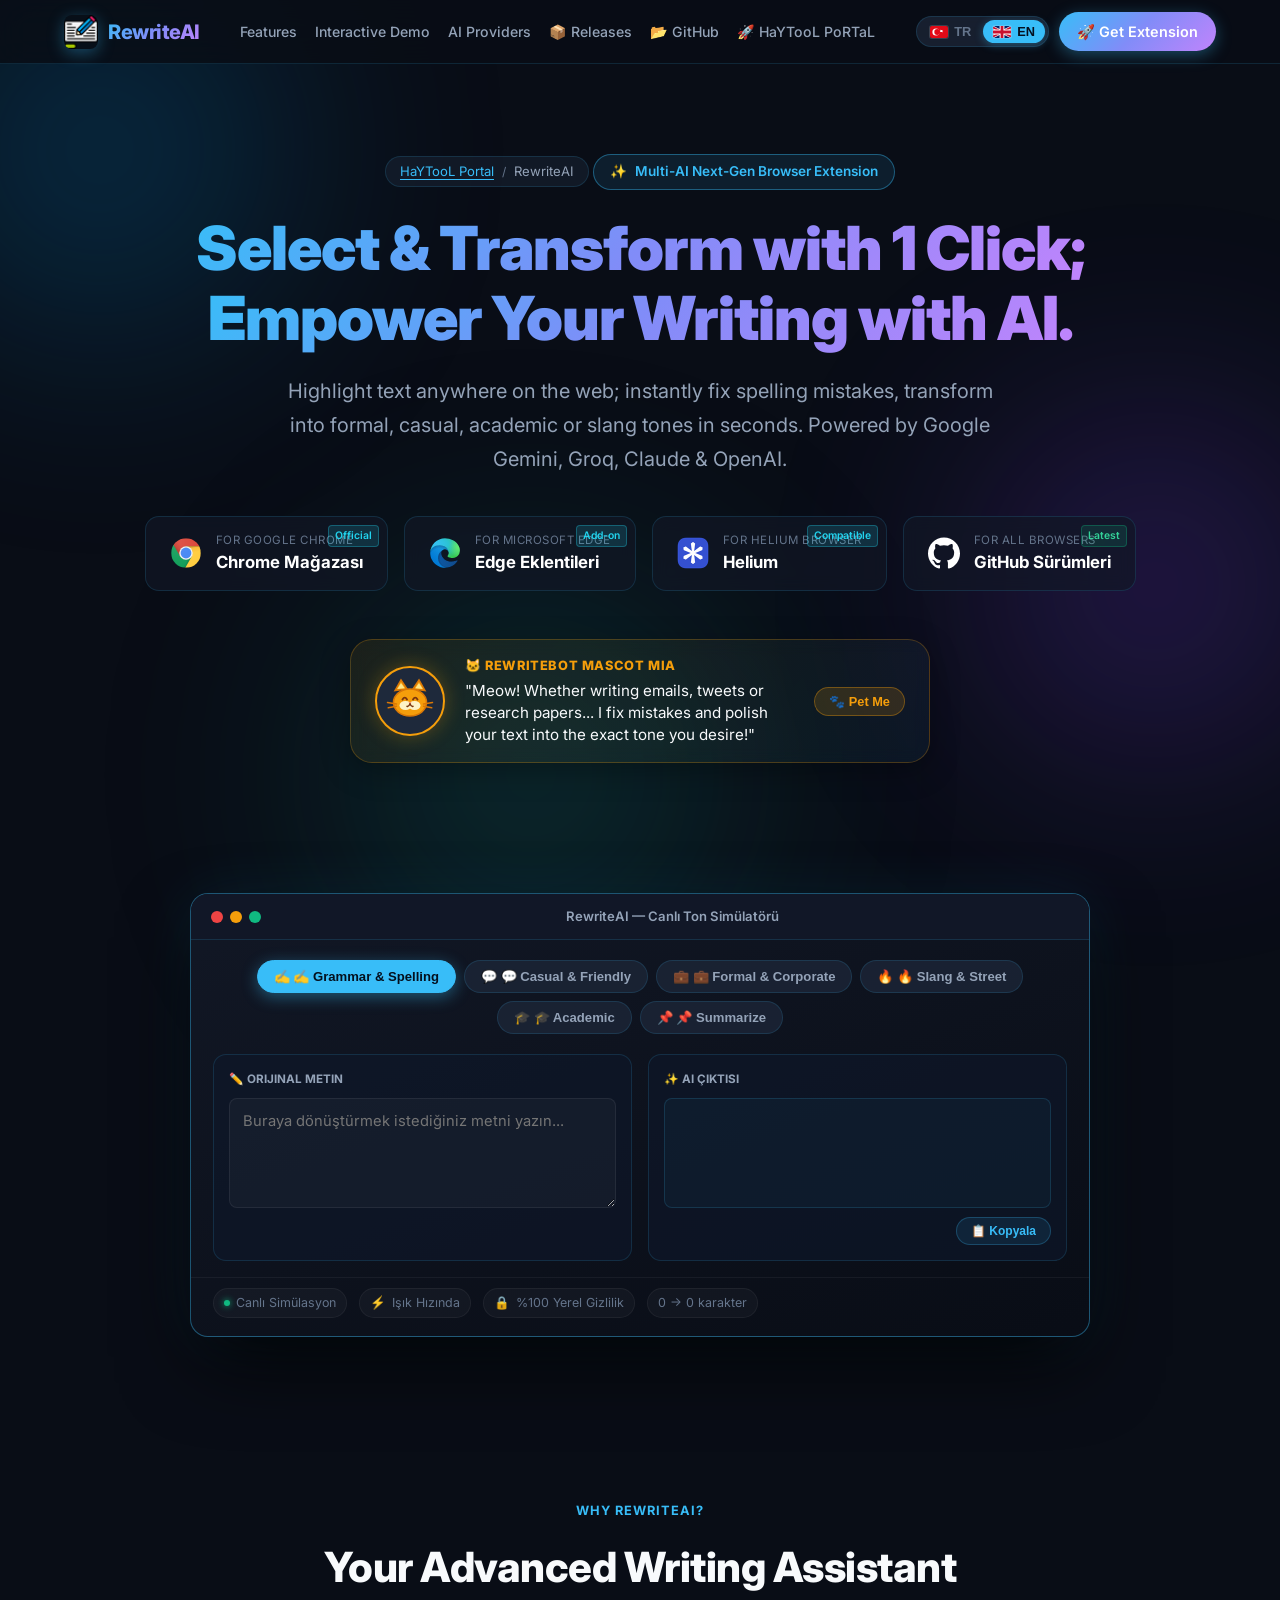
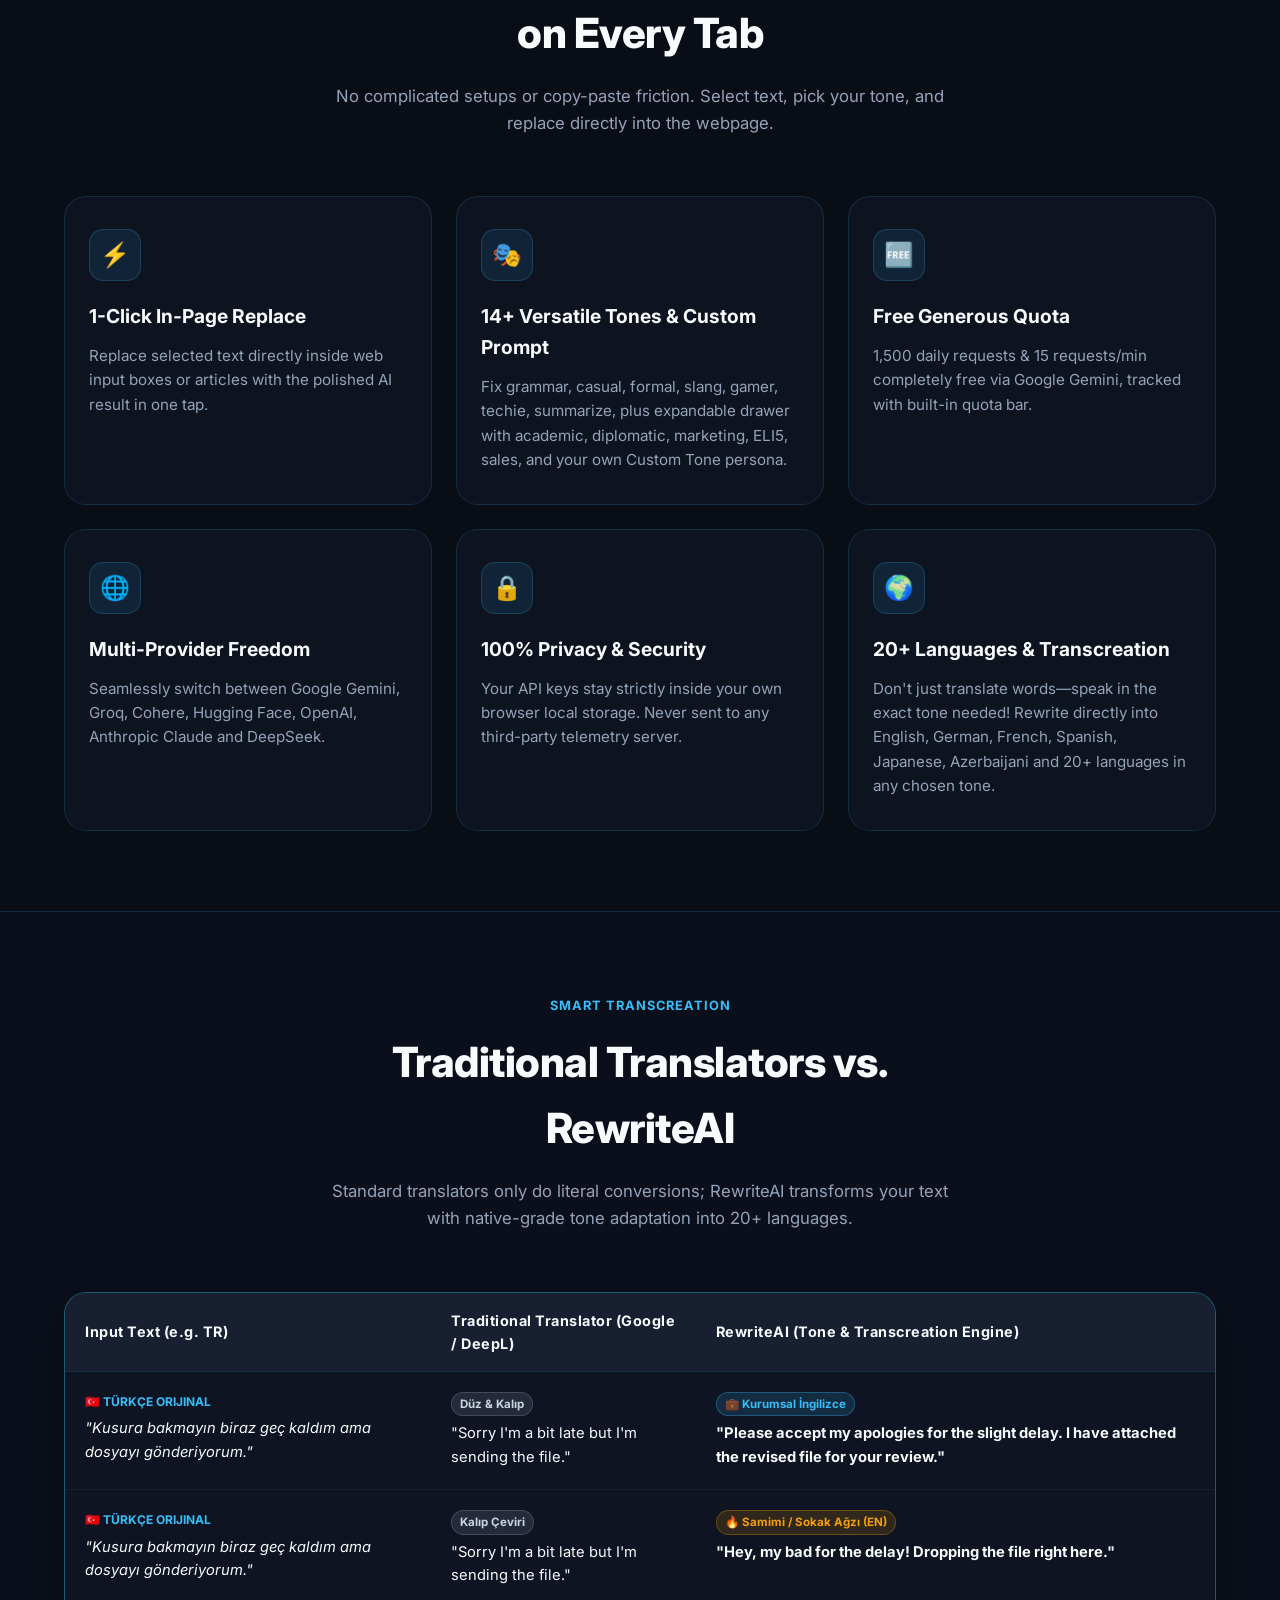
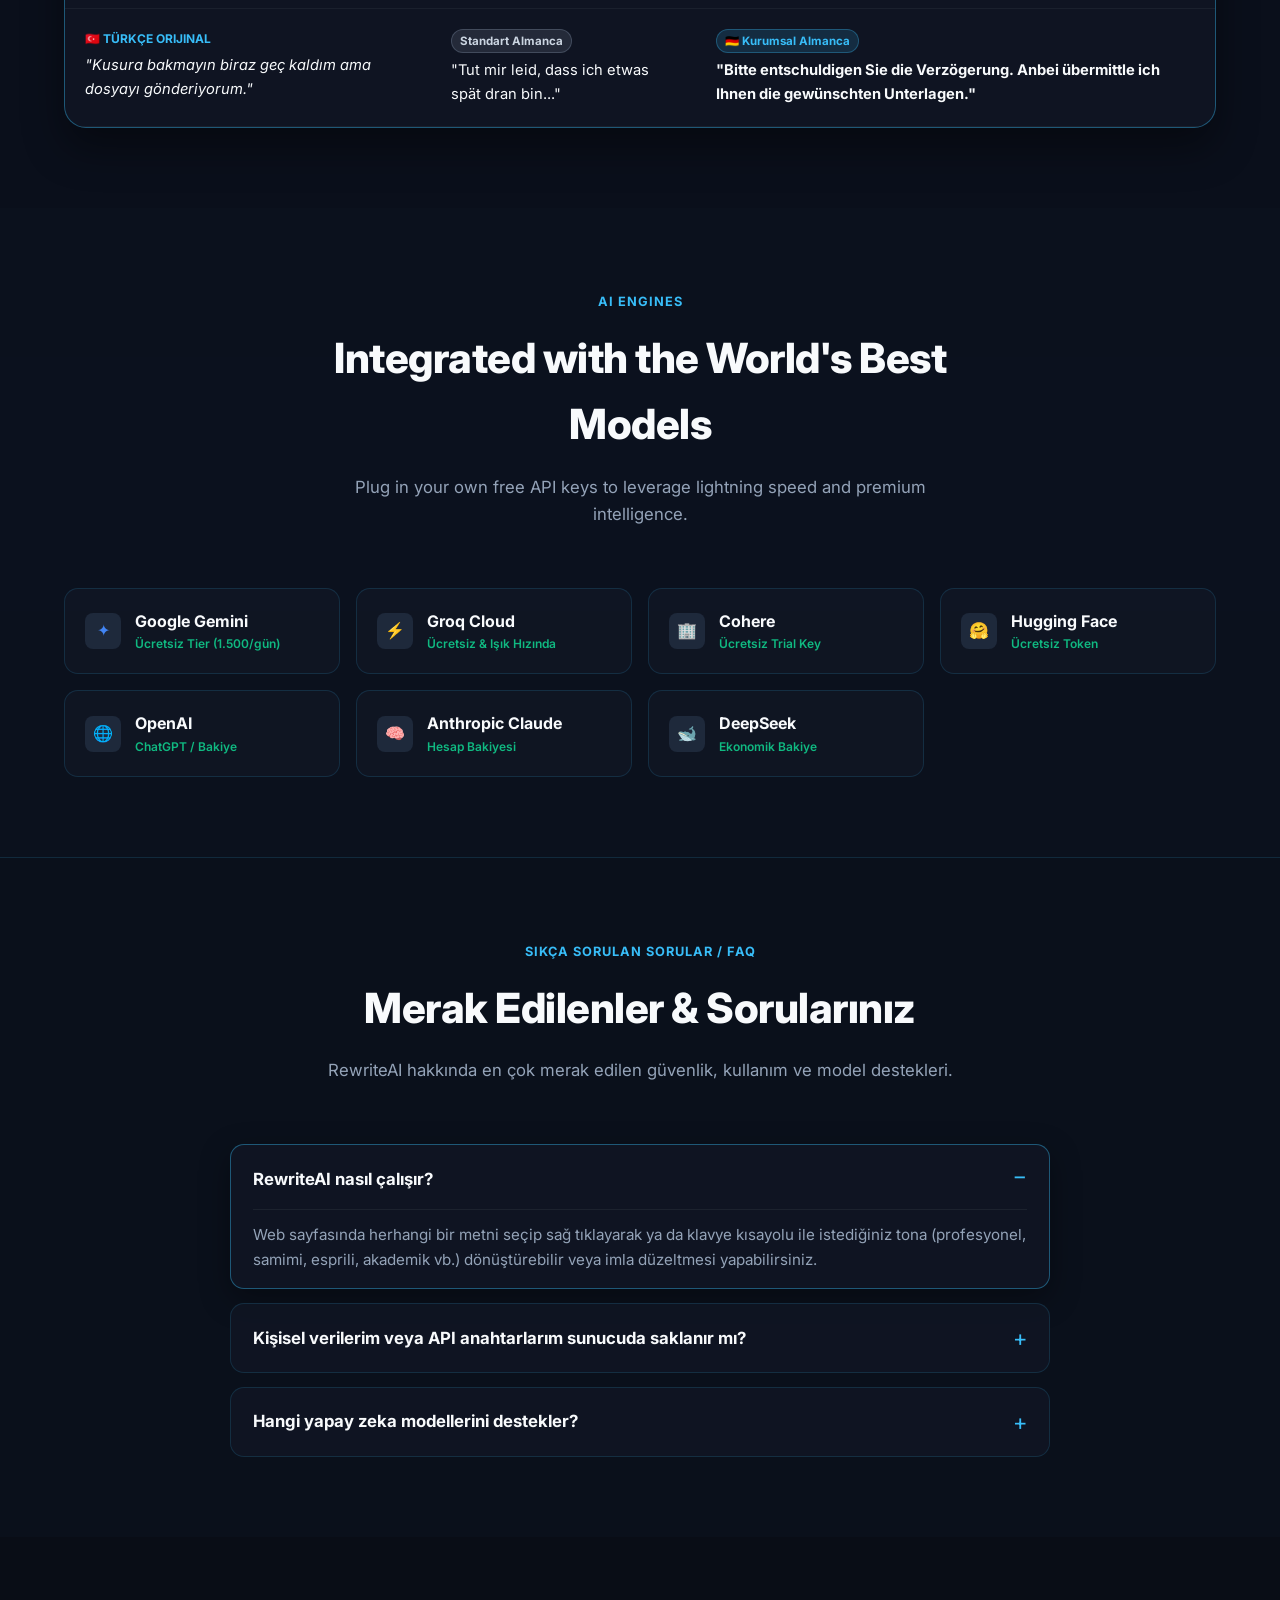
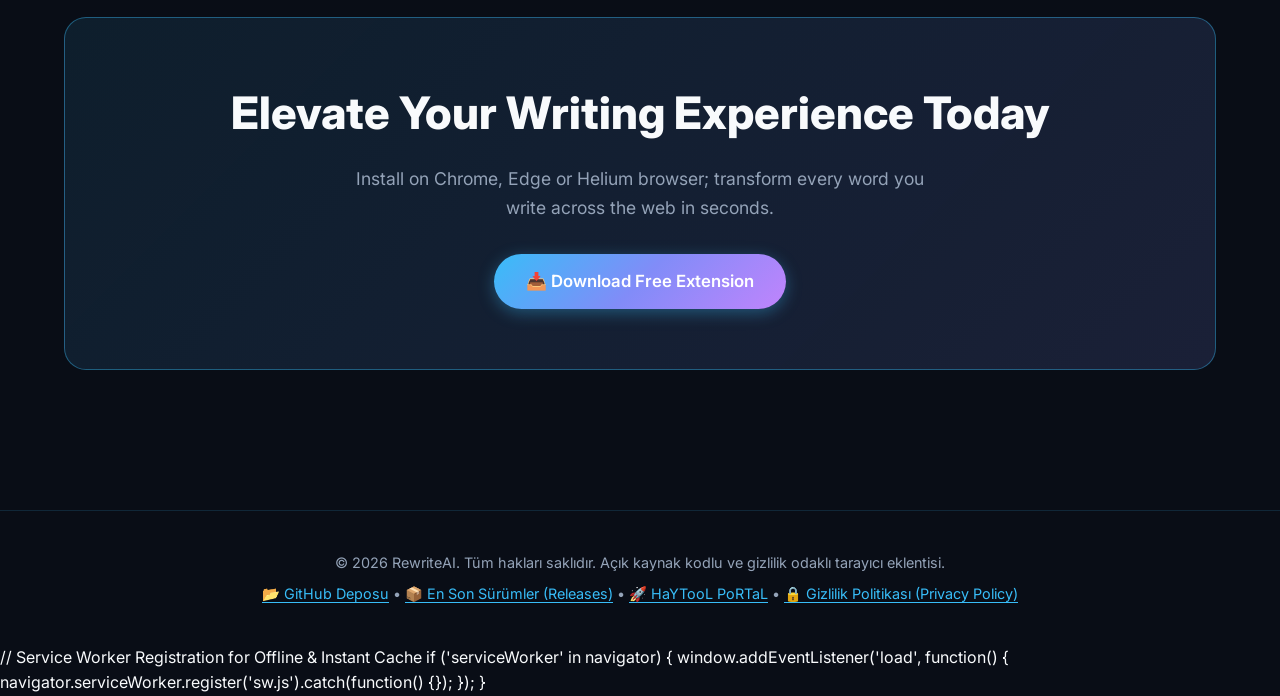
<file: index.html>
<!DOCTYPE html>
<html lang="tr">
<head>
  <meta charset="UTF-8">
  <meta name="viewport" content="width=device-width, initial-scale=1.0">
  <title>RewriteAI - Smart Browser Text Editor & AI Tone Rewriter</title>
  <meta name="description" content="Select any text across Chrome, Edge and Chromium browsers; fix spelling, transform tone and rewrite with Gemini, Groq, Claude & ChatGPT in one click.">
  <meta name="author" content="HaYTo">
  <meta name="publisher" content="HaYTooL">
  <meta name="theme-color" content="#6366f1">
  <link rel="canonical" href="https://haytokoraz.github.io/RewriteAI/">
  <link rel="alternate" hreflang="tr" href="https://haytokoraz.github.io/RewriteAI/">
  <link rel="alternate" hreflang="en" href="https://haytokoraz.github.io/RewriteAI/">
  <link rel="alternate" hreflang="x-default" href="https://haytokoraz.github.io/RewriteAI/">
  <link rel="shortcut icon" href="favicon.ico" type="image/x-icon">
  <link rel="icon" href="favicon.ico" type="image/x-icon">
  <link rel="icon" type="image/png" href="assets/icons/icon32.png">
  <link rel="apple-touch-icon" sizes="180x180" href="apple-touch-icon.png">

  <!-- Open Graph / Facebook / LinkedIn -->
  <meta property="og:type" content="website">
  <meta property="og:url" content="https://haytokoraz.github.io/RewriteAI/">
  <meta property="og:title" content="RewriteAI - Smart Browser Text Editor & AI Tone Rewriter">
  <meta property="og:description" content="Instantly fix typos and refine text style across the web. Select, transform, and write smarter with multi-model AI.">
  <meta property="og:image" content="https://haytokoraz.github.io/RewriteAI/assets/og-image.png">
  <meta property="og:image:width" content="1200">
  <meta property="og:image:height" content="630">
  <meta property="og:image:alt" content="RewriteAI Browser Extension Preview">
  <meta property="og:site_name" content="RewriteAI">
  <meta property="og:locale" content="en_US">
  <meta property="og:locale:alternate" content="tr_TR">

  <!-- Twitter Card -->
  <meta name="twitter:card" content="summary_large_image">
  <meta name="twitter:site" content="@HaYToKoRaZ">
  <meta name="twitter:creator" content="@HaYToKoRaZ">
  <meta name="twitter:url" content="https://haytokoraz.github.io/RewriteAI/">
  <meta name="twitter:title" content="RewriteAI - Smart Browser Text Editor & AI Tone Rewriter">
  <meta name="twitter:description" content="Instantly fix typos and refine text style across the web. Select, transform, and write smarter with multi-model AI.">
  <meta name="twitter:image" content="https://haytokoraz.github.io/RewriteAI/assets/og-image.png">
  <meta name="twitter:image:alt" content="RewriteAI Browser Extension Preview">

  <!-- Structured Data: Rich Schema.org JSON-LD (@graph standard) -->
  <script type="application/ld+json">
  {
    "@context": "https://schema.org",
    "@graph": [
      {
        "@type": "SoftwareApplication",
        "@id": "https://haytokoraz.github.io/RewriteAI/#software",
        "name": "RewriteAI",
        "operatingSystem": "Chrome, Edge, Chromium",
        "applicationCategory": "BrowserApplication",
        "offers": {
          "@type": "Offer",
          "price": "0",
          "priceCurrency": "USD"
        },
        "description": "Select any text across Chrome, Edge and Chromium browsers; fix spelling, transform tone and rewrite with Gemini, Groq, Claude & ChatGPT in one click.",
        "url": "https://haytokoraz.github.io/RewriteAI/",
        "image": "https://haytokoraz.github.io/RewriteAI/assets/og-image.png",
        "softwareRequirements": "Chrome v88+, Chromium-based browsers",
        "featureList": [
          "One-click spelling and grammar correction",
          "AI-powered style and tone transformation",
          "Direct Google Gemini, OpenAI, Claude, Groq support",
          "100% client-side privacy (Zero Telemetry)"
        ],
        "author": {
          "@type": "Person",
          "name": "HaYTo",
          "url": "https://github.com/HaYToKoRaZ"
        },
        "publisher": {
          "@type": "Organization",
          "name": "HaYTooL",
          "url": "https://haytokoraz.github.io/"
        }
      },
      {
        "@type": "WebSite",
        "@id": "https://haytokoraz.github.io/RewriteAI/#website",
        "name": "RewriteAI",
        "url": "https://haytokoraz.github.io/RewriteAI/",
        "description": "Smart Browser Text Editor & AI-Powered Tone Rewriter",
        "inLanguage": ["en", "tr"],
        "publisher": {
          "@type": "Organization",
          "name": "HaYTooL",
          "url": "https://haytokoraz.github.io/"
        }
      },
      {
        "@type": "BreadcrumbList",
        "@id": "https://haytokoraz.github.io/RewriteAI/#breadcrumb",
        "itemListElement": [
          {
            "@type": "ListItem",
            "position": 1,
            "name": "HaYTooL Portal",
            "item": "https://haytokoraz.github.io/"
          },
          {
            "@type": "ListItem",
            "position": 2,
            "name": "RewriteAI",
            "item": "https://haytokoraz.github.io/RewriteAI/"
          }
        ]
      },
      {
        "@type": "FAQPage",
        "@id": "https://haytokoraz.github.io/RewriteAI/#faq",
        "mainEntity": [
          {
            "@type": "Question",
            "name": "RewriteAI nasıl çalışır?",
            "acceptedAnswer": {
              "@type": "Answer",
              "text": "Web sayfasında herhangi bir metni seçip sağ tıklayarak ya da klavye kısayolu ile istediğiniz tona (profesyonel, samimi, esprili, akademik vb.) dönüştürebilir veya imla düzeltmesi yapabilirsiniz."
            }
          },
          {
            "@type": "Question",
            "name": "Kişisel verilerim veya API anahtarlarım sunucuda saklanır mı?",
            "acceptedAnswer": {
              "@type": "Answer",
              "text": "Hayır. RewriteAI 'Zero Telemetry' mimarisine sahiptir. Tüm API anahtarları yalnızca kendi tarayıcınızın yerel depolama alanında saklanır ve doğrudan AI sağlayıcılarına iletilir."
            }
          },
          {
            "@type": "Question",
            "name": "Hangi yapay zeka modellerini destekler?",
            "acceptedAnswer": {
              "@type": "Answer",
              "text": "Google Gemini, OpenAI (GPT), Groq, Anthropic Claude, Cohere, DeepSeek ve Hugging Face modellerini destekler."
            }
          }
        ]
      }
    ]
  }
  </script>

  <!-- Google Fonts: Asynchronous Non-blocking Load -->
  <link rel="preconnect" href="https://fonts.googleapis.com">
  <link rel="preconnect" href="https://fonts.gstatic.com" crossorigin>
  <link rel="preload" as="style" href="https://fonts.googleapis.com/css2?family=Inter:wght@400;600;700;800&display=swap">
  <link rel="stylesheet" href="https://fonts.googleapis.com/css2?family=Inter:wght@400;600;700;800&display=swap" media="print" onload="this.media='all'">
  <noscript>
    <link rel="stylesheet" href="https://fonts.googleapis.com/css2?family=Inter:wght@400;600;700;800&display=swap">
  </noscript>

  <!-- Main Stylesheet (Non-render-blocking Asynchronous Load) -->
  <link rel="preload" as="style" href="styles.css">
  <link rel="stylesheet" href="styles.css" media="print" onload="this.media='all'">
  <noscript>
    <link rel="stylesheet" href="styles.css">
  </noscript>
</head>
<body>

  <!-- Background Orbs -->
  <div class="bg-glow-orb bg-orb-1"></div>
  <div class="bg-glow-orb bg-orb-2"></div>
  <div class="bg-glow-orb bg-orb-3"></div>

  <!-- Header -->
  <header class="header">
    <div class="container nav-wrap">
      <a href="#" class="logo-brand">
        <img src="assets/icons/icon32.png" 
             srcset="assets/icons/icon32.png 1x, assets/icons/icon51.png 1.5x, assets/icons/icon68.png 2x" 
             alt="RewriteAI Logo" width="34" height="34" loading="eager" decoding="async">
        <span class="logo-title">RewriteAI</span>
      </a>

      <ul class="nav-links">
        <li><a href="#features" data-i18n="navFeatures">Özellikler</a></li>
        <li><a href="#preview" data-i18n="navPreview">Canlı Deneyim</a></li>
        <li><a href="#providers" data-i18n="navProviders">AI Sağlayıcıları</a></li>
        <li><a href="https://github.com/HaYToKoRaZ/RewriteAI/releases" target="_blank" rel="noopener nofollow" data-i18n="navReleases">📦 Sürümler</a></li>
        <li><a href="https://github.com/HaYToKoRaZ/RewriteAI" target="_blank" rel="noopener nofollow" data-i18n="navGithub">📂 GitHub</a></li>
        <li><a href="https://haytokoraz.github.io/" target="_blank" rel="noopener" data-i18n="navPortal">🚀 HaYTooL PoRTaL</a></li>
      </ul>

      <div class="nav-actions">
        <!-- Dil Seçici (Bayraklı) -->
        <div class="lang-toggle" title="Dil / Language">
          <button class="lang-btn active" id="btnLangTr">
            <span class="flag flag-tr"></span><span>TR</span>
          </button>
          <button class="lang-btn" id="btnLangEn">
            <span class="flag flag-gb"></span><span>EN</span>
          </button>
        </div>

        <a href="#download" class="nav-btn" data-i18n="navInstallBtn">
          🚀 Eklentiyi Edin
        </a>
      </div>
    </div>
  </header>

  <!-- Main Landmark for Screen Readers (WCAG 2.2 / Axe Core Landmark) -->
  <main>

  <!-- Hero Section -->
  <section class="hero">
    <div class="container">
      <!-- Breadcrumb UI (Matches Schema.org BreadcrumbList) -->
      <nav aria-label="Breadcrumb" class="site-breadcrumb">
        <a href="https://haytokoraz.github.io/" target="_blank" rel="noopener" title="HaYTooL Portal">HaYTooL Portal</a>
        <span class="bc-sep">/</span>
        <span aria-current="page">RewriteAI</span>
      </nav>

      <div class="hero-badge">
        <span>✨</span> <span data-i18n="heroBadge">Çoklu AI Destekli Yeni Nesil Tarayıcı Eklentisi</span>
      </div>

      <h1 class="hero-title">
        <span data-i18n="heroTitleGradient">Tek Tıkla Seç, Dönüştür;</span><br>
        <span data-i18n="heroTitleRest">Yazılarınıza Yapay Zeka Dokunuşu Yapın.</span>
      </h1>

      <p class="hero-subtitle" data-i18n="heroSubtitle">
        İnternette gezinirken veya yazarken metinleri seçin; imla hatalarını anında giderin, resmi, samimi, akademik veya mizahi tonlara saniyeler içinde uyarlayın. Google Gemini, Groq, Claude ve OpenAI gücüyle.
      </p>

      <!-- Mağaza İndirme Butonları (Chrome, Edge, Helium) -->
      <div class="store-buttons" id="download">
        
        <!-- 1. Chrome Web Store -->
        <a href="https://chromewebstore.google.com/detail/hmblfojhnndofecfffkmamklcpibhbep" target="_blank" rel="noopener nofollow" class="store-card-btn" id="btnStoreChrome">
          <img src="assets/badges/chrome.svg" alt="Google Chrome" class="store-icon" />
          <div class="store-info">
            <span class="store-sub" data-i18n="storeSubChrome">Google Chrome İçin</span>
            <span class="store-name">Chrome Mağazası</span>
          </div>
          <span class="store-badge" data-i18n="badgeOfficial">Resmi</span>
        </a>

        <!-- 2. Microsoft Edge Add-ons -->
        <a href="https://microsoftedge.microsoft.com/addons/detail/hkhjhlaciakanpanhfckcalfddbgdibf" target="_blank" rel="noopener nofollow" class="store-card-btn" id="btnStoreEdge">
          <img src="assets/badges/edge.svg" alt="Microsoft Edge" class="store-icon" />
          <div class="store-info">
            <span class="store-sub" data-i18n="storeSubEdge">Microsoft Edge İçin</span>
            <span class="store-name">Edge Eklentileri</span>
          </div>
          <span class="store-badge" data-i18n="badgeAddon">Eklenti</span>
        </a>

        <!-- 3. Helium Browser (Opens Chrome Web Store) -->
        <a href="https://chromewebstore.google.com/detail/hmblfojhnndofecfffkmamklcpibhbep" target="_blank" rel="noopener nofollow" class="store-card-btn" id="btnStoreHelium">
          <img src="assets/badges/helium.png" alt="Helium Browser" class="store-icon" width="32" height="32" loading="lazy" decoding="async" style="object-fit:contain;" />
          <div class="store-info">
            <span class="store-sub" data-i18n="storeSubHelium">Helium Browser İçin</span>
            <span class="store-name">Helium</span>
          </div>
          <span class="store-badge" data-i18n="badgeFast">Uyumlu</span>
        </a>

        <!-- 4. GitHub Releases (Direct ZIP Download) -->
        <a href="https://github.com/HaYToKoRaZ/RewriteAI/releases" target="_blank" rel="noopener nofollow" class="store-card-btn" id="btnStoreReleases">
          <img src="assets/badges/github-icon.svg" alt="GitHub Releases" class="store-icon" />
          <div class="store-info">
            <span class="store-sub" data-i18n="storeSubReleases">Tüm Tarayıcılar İçin</span>
            <span class="store-name">GitHub Sürümleri</span>
          </div>
          <span class="store-badge" data-i18n="badgeRelease" style="background: rgba(16, 185, 129, 0.15); color: #34d399; border-color: rgba(16, 185, 129, 0.3);">Son Sürüm</span>
        </a>

      </div>

      <!-- Sevimli Kedi Maskotu Bölümü (Cat Companion) -->
      <div class="cat-companion-wrapper">
        <div class="cat-avatar-box">
          <!-- Sevimli Kedi SVG İkonu -->
          <svg class="cat-svg" viewBox="0 0 64 64" fill="none">
            <!-- Kulaklar -->
            <polygon points="12,18 20,4 28,16" fill="#F59E0B" stroke="#D97706" stroke-width="2"/>
            <polygon points="15,16 20,8 25,15" fill="#FDE68A"/>
            <polygon points="52,18 44,4 36,16" fill="#F59E0B" stroke="#D97706" stroke-width="2"/>
            <polygon points="49,16 44,8 39,15" fill="#FDE68A"/>
            <!-- Kafa -->
            <ellipse cx="32" cy="34" rx="22" ry="18" fill="#F59E0B" stroke="#D97706" stroke-width="2"/>
            <!-- Yanak beyazlıkları -->
            <ellipse cx="26" cy="38" rx="8" ry="6" fill="#FEF3C7"/>
            <ellipse cx="38" cy="38" rx="8" ry="6" fill="#FEF3C7"/>
            <!-- Gözler (Mutlu Kapalı Kavis) -->
            <path d="M22 30 Q25 25 28 30" stroke="#78350F" stroke-width="2.5" stroke-linecap="round" fill="none"/>
            <path d="M36 30 Q39 25 42 30" stroke="#78350F" stroke-width="2.5" stroke-linecap="round" fill="none"/>
            <!-- Burun & Ağız -->
            <polygon points="32,36 30,34 34,34" fill="#EF4444"/>
            <path d="M32 36 Q30 40 28 39" stroke="#78350F" stroke-width="2" stroke-linecap="round" fill="none"/>
            <path d="M32 36 Q34 40 36 39" stroke="#78350F" stroke-width="2" stroke-linecap="round" fill="none"/>
            <!-- Bıyıklar -->
            <line x1="14" y1="36" x2="2" y2="34" stroke="#D97706" stroke-width="2" stroke-linecap="round"/>
            <line x1="14" y1="39" x2="3" y2="41" stroke="#D97706" stroke-width="2" stroke-linecap="round"/>
            <line x1="50" y1="36" x2="62" y2="34" stroke="#D97706" stroke-width="2" stroke-linecap="round"/>
            <line x1="50" y1="39" x2="61" y2="41" stroke="#D97706" stroke-width="2" stroke-linecap="round"/>
          </svg>
        </div>
        <div class="cat-speech-bubble">
          <div class="cat-name-tag" data-i18n="catName">🐱 RewriteBot Maskotu Mia</div>
          <p class="cat-text" id="catQuoteText" data-i18n="catQuote">
            "Miyav! İster e-posta yaz, ister tweet at, ister makale hazırla... Hatalarını düzeltip tam istediğin üslupla metnini pırıl pırıl yapıyorum!"
          </p>
        </div>
        <button class="cat-purr-btn" id="catPurrBtn" data-i18n="catPurrBtn">🐾 Sev Beni</button>
      </div>

    </div>
  </section>

  <!-- Canlı Deneyim / Interactive Demo Widget (Inline - Zero Iframe) -->
  <section class="preview-section" id="preview">
    <div class="container">
      <div class="demo-window">
        <!-- Title bar -->
        <div class="demo-win-bar">
          <div class="demo-dots">
            <span class="demo-dot demo-dot-r"></span>
            <span class="demo-dot demo-dot-y"></span>
            <span class="demo-dot demo-dot-g"></span>
          </div>
          <span class="demo-win-title" id="demoWinTitle">RewriteAI — Canlı Ton Simülatörü</span>
        </div>

        <!-- Tone chips -->
        <div class="demo-tones-bar" id="demoTonesBar">
          <button class="demo-tone-chip active" data-tone="fix_grammar">✍️ <span data-i18n="tone1">İmla &amp; Dilbilgisi</span></button>
          <button class="demo-tone-chip" data-tone="daily">💬 <span data-i18n="tone2">Günlük &amp; Samimi</span></button>
          <button class="demo-tone-chip" data-tone="formal">💼 <span data-i18n="tone3">Resmi &amp; Kurumsal</span></button>
          <button class="demo-tone-chip" data-tone="slang">🔥 <span data-i18n="tone4">Argo &amp; Sokak Ağzı</span></button>
          <button class="demo-tone-chip" data-tone="academic">🎓 <span data-i18n="tone5">Akademik</span></button>
          <button class="demo-tone-chip" data-tone="summarize">📌 <span data-i18n="tone6">Özetle</span></button>
        </div>

        <!-- Input / Output Grid -->
        <div class="demo-main-grid">
          <div class="demo-panel">
            <span class="demo-panel-label">✏️ Orijinal Metin</span>
            <textarea class="demo-text-input" id="demoInputText" spellcheck="false"
              placeholder="Buraya dönüştürmek istediğiniz metni yazın..."></textarea>
          </div>
          <div class="demo-panel">
            <span class="demo-panel-label">✨ AI Çıktısı</span>
            <div class="demo-text-output" id="demoOutputBox">
              <span id="demoOutputSpan"></span><span class="demo-cursor" id="demoCursor" style="display:none"></span>
            </div>
            <button class="demo-copy-btn" id="demoCopyBtn">📋 Kopyala</button>
          </div>
        </div>

        <!-- Stats -->
        <div class="demo-stat-row">
          <span class="demo-stat-pill">
            <span class="demo-stat-dot"></span>
            <span>Canlı Simülasyon</span>
          </span>
          <span class="demo-stat-pill">⚡ <span>Işık Hızında</span></span>
          <span class="demo-stat-pill">🔒 <span>%100 Yerel Gizlilik</span></span>
          <span class="demo-stat-pill" id="demoCharCounter">0 → 0 karakter</span>
        </div>
      </div>
    </div>
  </section>

  <!-- Özellikler Bölümü -->
  <section class="section" id="features">
    <div class="container">
      <div class="section-head">
        <span class="section-badge" data-i18n="featuresBadge">Neden RewriteAI?</span>
        <h2 class="section-title" data-i18n="featuresTitle">Gelişmiş Yazım Asistanınız Her Sekmede Yanınızda</h2>
        <p class="section-desc" data-i18n="featuresDesc">Karmaşık ayarlar veya kopyala-yapıştır zorunluluğu yok. Metni seçin, tonu belirleyin, sayfaya anında yerleştirin.</p>
      </div>

      <div class="features-grid">
        <div class="feature-card">
          <div class="feature-icon-box">⚡</div>
          <h3 class="feature-title" data-i18n="feat1Title">Tek Tıkla Sayfada Değiştir</h3>
          <p class="feature-text" data-i18n="feat1Text">Web sayfasında veya giriş alanında seçtiğiniz metni dönüştürdükten sonra tek tıkla doğrudan orijinal metnin yerine yerleştirir.</p>
        </div>

        <div class="feature-card">
          <div class="feature-icon-box">🎭</div>
          <h3 class="feature-title" data-i18n="feat2Title">6 Farklı Üslup ve Ton</h3>
          <p class="feature-text" data-i18n="feat2Text">İmla düzeltme, günlük konuşma, resmi iş dili, sokak argosu, akademik üslup veya anında özet çıkarma seçenekleri elinizin altında.</p>
        </div>

        <div class="feature-card">
          <div class="feature-icon-box">🆓</div>
          <h3 class="feature-title" data-i18n="feat3Title">Ücretsiz Yüksek Kota</h3>
          <p class="feature-text" data-i18n="feat3Text">Google Gemini ile günde 1.500 istek ve dakikada 15 istek ücretsiz kullanım. Kota takip paneli eklenti içine entegredir.</p>
        </div>

        <div class="feature-card">
          <div class="feature-icon-box">🌐</div>
          <h3 class="feature-title" data-i18n="feat4Title">Çoklu Sağlayıcı Desteği</h3>
          <p class="feature-text" data-i18n="feat4Text">Google Gemini, Groq, Cohere, Hugging Face, OpenAI, Anthropic Claude ve DeepSeek modelleri arasında dilediğiniz gibi geçiş yapın.</p>
        </div>

        <div class="feature-card">
          <div class="feature-icon-box">🔒</div>
          <h3 class="feature-title" data-i18n="feat5Title">%100 Gizlilik ve Güvenlik</h3>
          <p class="feature-text" data-i18n="feat5Text">Tüm API anahtarlarınız yalnızca kendi tarayıcınızın güvenli yerel depolama alanında saklanır. Asla harici bir sunucuya gitmez.</p>
        </div>

        <div class="feature-card">
          <div class="feature-icon-box">🌍</div>
          <h3 class="feature-title" data-i18n="feat6Title">20+ Dilde Akıllı Ton & Çeviri</h3>
          <p class="feature-text" data-i18n="feat6Text">Sadece Türkçe ve İngilizce değil; Almanca, Fransızca, İspanyolca, Japonca, Azerbaycanca dahil 20+ popüler dilde doğrudan seçilen üslup ve tonda çevirip yazar.</p>
        </div>
      </div>
    </div>
  </section>

  <!-- Geleneksel Çeviri vs RewriteAI Karşılaştırması -->
  <section class="section" id="comparison" style="background: rgba(15, 23, 42, 0.25); border-top: 1px solid var(--border);">
    <div class="container">
      <div class="section-head">
        <span class="section-badge" data-i18n="compBadge">Akıllı Ton Uyarlaması</span>
        <h2 class="section-title" data-i18n="compTitle">Geleneksel Çeviriciler vs. RewriteAI</h2>
        <p class="section-desc" data-i18n="compDesc">Klasik çeviriciler kelimeleri dümdüz çevirir; RewriteAI ise metni istediğiniz yabancı dilde tam arzu ettiğiniz üslupla yeniden yazar.</p>
      </div>

      <div class="comparison-table-wrap">
        <table class="comparison-table">
          <thead>
            <tr>
              <th data-i18n="thInput">Girdi Metni (TR)</th>
              <th data-i18n="thStandard">Klasik Çevirici (Google / DeepL)</th>
              <th data-i18n="thRewrite">RewriteAI (Ton & Çeviri Motoru)</th>
            </tr>
          </thead>
          <tbody>
            <tr>
              <td>
                <div class="comp-badge-in">🇹🇷 Türkçe Orijinal</div>
                <em>"Kusura bakmayın biraz geç kaldım ama dosyayı gönderiyorum."</em>
              </td>
              <td>
                <span class="comp-tag-flat">Düz & Kalıp</span><br>
                "Sorry I'm a bit late but I'm sending the file."
              </td>
              <td>
                <span class="comp-tag-pro">💼 Kurumsal İngilizce</span><br>
                <strong>"Please accept my apologies for the slight delay. I have attached the revised file for your review."</strong>
              </td>
            </tr>
            <tr>
              <td>
                <div class="comp-badge-in">🇹🇷 Türkçe Orijinal</div>
                <em>"Kusura bakmayın biraz geç kaldım ama dosyayı gönderiyorum."</em>
              </td>
              <td>
                <span class="comp-tag-flat">Kalıp Çeviri</span><br>
                "Sorry I'm a bit late but I'm sending the file."
              </td>
              <td>
                <span class="comp-tag-street">🔥 Samimi / Sokak Ağzı (EN)</span><br>
                <strong>"Hey, my bad for the delay! Dropping the file right here."</strong>
              </td>
            </tr>
            <tr>
              <td>
                <div class="comp-badge-in">🇹🇷 Türkçe Orijinal</div>
                <em>"Kusura bakmayın biraz geç kaldım ama dosyayı gönderiyorum."</em>
              </td>
              <td>
                <span class="comp-tag-flat">Standart Almanca</span><br>
                "Tut mir leid, dass ich etwas spät dran bin..."
              </td>
              <td>
                <span class="comp-tag-pro">🇩🇪 Kurumsal Almanca</span><br>
                <strong>"Bitte entschuldigen Sie die Verzögerung. Anbei übermittle ich Ihnen die gewünschten Unterlagen."</strong>
              </td>
            </tr>
          </tbody>
        </table>
      </div>
    </div>
  </section>

  <!-- Desteklenen Sağlayıcılar -->
  <section class="section" id="providers" style="background: rgba(15, 23, 42, 0.4);">
    <div class="container">
      <div class="section-head">
        <span class="section-badge" data-i18n="providersBadge">Yapay Zeka Motorları</span>
        <h2 class="section-title" data-i18n="providersTitle">Dünyanın En Güçlü Modelleriyle Entegre</h2>
        <p class="section-desc" data-i18n="providersDesc">Kendi API anahtarınızı girerek dilediğiniz modelin hız ve kalitesinden faydalanın.</p>
      </div>

      <div class="providers-grid">
        <div class="provider-item">
          <div class="provider-logo" style="color:#4285F4;">✦</div>
          <div>
            <div class="provider-name">Google Gemini</div>
            <div class="provider-tier">Ücretsiz Tier (1.500/gün)</div>
          </div>
        </div>

        <div class="provider-item">
          <div class="provider-logo" style="color:#F55036;">⚡</div>
          <div>
            <div class="provider-name">Groq Cloud</div>
            <div class="provider-tier">Ücretsiz & Işık Hızında</div>
          </div>
        </div>

        <div class="provider-item">
          <div class="provider-logo" style="color:#D45D55;">🏢</div>
          <div>
            <div class="provider-name">Cohere</div>
            <div class="provider-tier">Ücretsiz Trial Key</div>
          </div>
        </div>

        <div class="provider-item">
          <div class="provider-logo" style="color:#FBBF24;">🤗</div>
          <div>
            <div class="provider-name">Hugging Face</div>
            <div class="provider-tier">Ücretsiz Token</div>
          </div>
        </div>

        <div class="provider-item">
          <div class="provider-logo" style="color:#10A37F;">🌐</div>
          <div>
            <div class="provider-name">OpenAI</div>
            <div class="provider-tier">ChatGPT / Bakiye</div>
          </div>
        </div>

        <div class="provider-item">
          <div class="provider-logo" style="color:#D97757;">🧠</div>
          <div>
            <div class="provider-name">Anthropic Claude</div>
            <div class="provider-tier">Hesap Bakiyesi</div>
          </div>
        </div>

        <div class="provider-item">
          <div class="provider-logo" style="color:#4D6BFE;">🐋</div>
          <div>
            <div class="provider-name">DeepSeek</div>
            <div class="provider-tier">Ekonomik Bakiye</div>
          </div>
        </div>
      </div>
    </div>
  </section>

  <!-- FAQ Section (Matches Schema.org FAQPage) -->
  <section class="section" id="faq-section" style="background: rgba(15, 23, 42, 0.3); border-top: 1px solid var(--border);">
    <div class="container">
      <div class="section-head">
        <span class="section-badge">Sıkça Sorulan Sorular / FAQ</span>
        <h2 class="section-title">Merak Edilenler & Sorularınız</h2>
        <p class="section-desc">RewriteAI hakkında en çok merak edilen güvenlik, kullanım ve model destekleri.</p>
      </div>

      <div class="faq-accordion-wrap">
        <details class="faq-card" open>
          <summary class="faq-question">RewriteAI nasıl çalışır?</summary>
          <div class="faq-answer">
            <p>Web sayfasında herhangi bir metni seçip sağ tıklayarak ya da klavye kısayolu ile istediğiniz tona (profesyonel, samimi, esprili, akademik vb.) dönüştürebilir veya imla düzeltmesi yapabilirsiniz.</p>
          </div>
        </details>

        <details class="faq-card">
          <summary class="faq-question">Kişisel verilerim veya API anahtarlarım sunucuda saklanır mı?</summary>
          <div class="faq-answer">
            <p>Hayır. RewriteAI "Zero Telemetry" mimarisine sahiptir. Tüm API anahtarları yalnızca kendi tarayıcınızın yerel depolama alanında saklanır ve doğrudan AI sağlayıcılarına iletilir.</p>
          </div>
        </details>

        <details class="faq-card">
          <summary class="faq-question">Hangi yapay zeka modellerini destekler?</summary>
          <div class="faq-answer">
            <p>Google Gemini, OpenAI (GPT), Groq, Anthropic Claude, Cohere, DeepSeek ve Hugging Face modellerini destekler.</p>
          </div>
        </details>
      </div>
    </div>
  </section>

  <!-- CTA Box -->
  <section class="section">
    <div class="container">
      <div class="cta-box">
        <h2 class="cta-title" data-i18n="ctaTitle">Yazım Deneyiminizi Bugün Yükseltin</h2>
        <p class="cta-desc" data-i18n="ctaDesc">Chrome, Edge veya Helium tarayıcınıza hemen kurun; internetteki tüm metinleri saniyeler içinde mükemmelleştirin.</p>
        <a href="#download" class="nav-btn" style="padding:14px 32px;font-size:1.05rem;" data-i18n="ctaBtn">
          📥 Ücretsiz Eklentiyi İndir
        </a>
      </div>
    </div>
  </section>

  </main>

  <!-- Footer -->
  <footer class="footer">
    <div class="container">
      <p>© 2026 RewriteAI. Tüm hakları saklıdır. Açık kaynak kodlu ve gizlilik odaklı tarayıcı eklentisi.</p>
      <p style="margin-top:8px;">
        <a href="https://github.com/HaYToKoRaZ/RewriteAI" target="_blank" rel="noopener nofollow">📂 GitHub Deposu</a> • 
        <a href="https://github.com/HaYToKoRaZ/RewriteAI/releases" target="_blank" rel="noopener nofollow">📦 En Son Sürümler (Releases)</a> • 
        <a href="https://haytokoraz.github.io/" target="_blank" rel="noopener">🚀 HaYTooL PoRTaL</a> • 
        <a href="privacy.html" id="openPrivacyModal" title="RewriteAI Gizlilik Politikası ve Güvenlik Taahhüdü">🔒 Gizlilik Politikası (Privacy Policy)</a>
      </p>
    </div>
  </footer>

  <!-- Privacy Policy Modal (Sayfadan Ayrılmadan Açılan Hızlı Panel) -->
  <div class="modal-backdrop" id="privacyModal">
    <div class="modal-content">
      <button class="modal-close-btn" id="closePrivacyModal" aria-label="Kapat">&times;</button>
      <div class="modal-body">
        <span style="display:inline-block;padding:2px 8px;background:rgba(56,189,248,0.15);color:var(--primary);border-radius:4px;font-size:0.75rem;font-weight:600;margin-bottom:8px;">🇬🇧 ENGLISH</span>
        <h2>🔒 Privacy Policy</h2>
        <p style="color:var(--text-muted);font-size:0.85rem;">Last Updated: November 06, 2026 · Version 2.6</p>
        
        <div style="background:rgba(56, 189, 248, 0.08);border-left:4px solid var(--primary);padding:12px 16px;border-radius:4px;margin:14px 0;">
          <p style="margin:0;color:#bae6fd;font-weight:500;">
            RewriteAI <strong>never sends or stores</strong> your personal text data or API keys on external servers. All user credentials remain encrypted in your browser's <code>chrome.storage.local</code>.
          </p>
        </div>

        <h3>1. Direct Client-to-API Architecture</h3>
        <p>
          Transformations are routed directly and securely between your browser and the selected AI endpoint (Google, OpenAI, Groq, etc.). Zero telemetry, zero middlemen.
        </p>

        <h3>2. Permissions Used</h3>
        <ul>
          <li><strong>storage:</strong> Save settings & API keys locally.</li>
          <li><strong>contextMenus:</strong> Launch rewrite options from right-click context menu.</li>
          <li><strong>clipboardRead / Write:</strong> Copy polished text to clipboard.</li>
          <li><strong>activeTab / scripting:</strong> Trigger the quick in-page editor modal.</li>
        </ul>

        <p>Full standalone policy: <a href="privacy.html" target="_blank" title="View Standalone RewriteAI Privacy Policy" style="color:var(--primary);text-decoration:underline;">privacy.html</a></p>

        <hr style="border:0;height:1px;background:var(--border);margin:24px 0;">

        <!-- TÜRKÇE -->
        <span style="display:inline-block;padding:2px 8px;background:rgba(56,189,248,0.15);color:var(--primary);border-radius:4px;font-size:0.75rem;font-weight:600;margin-bottom:8px;">🇹🇷 TÜRKÇE</span>
        <h2 style="font-size:1.5rem;">🔒 Gizlilik Politikası</h2>
        <p style="color:var(--text-muted);font-size:0.85rem;">Son Güncelleme: 01 Ekim 2026</p>

        <div style="background:rgba(56, 189, 248, 0.08);border-left:4px solid var(--primary);padding:12px 16px;border-radius:4px;margin:14px 0;">
          <p style="margin:0;color:#bae6fd;font-weight:500;">
            RewriteAI, kişisel verilerinizi veya API anahtarlarınızı <strong>asla harici sunuculara göndermez</strong>. Tüm anahtarlarınız yalnızca kendi tarayıcınızın yerel depolama alanında saklanır.
          </p>
        </div>

        <h3>1. İstemci Odaklı Mimari</h3>
        <p>
          Metin dönüştürme talepleri doğrudan bilgisayarınız ile resmi API sağlayıcıları arasında gerçekleşir. Aracı sunucu veya ara veritabanı bulunmaz.
        </p>

        <p>
          Detaylı Gizlilik Politikası sayfamıza <a href="privacy.html" target="_blank" title="Ayrıntılı RewriteAI Gizlilik Politikası Sayfası" style="color:var(--primary);text-decoration:underline;">buradan</a> ulaşabilirsiniz.
        </p>
      </div>
    </div>
  </div>

  <script src="script.js" defer></script>
    // Service Worker Registration for Offline & Instant Cache
    if ('serviceWorker' in navigator) {
      window.addEventListener('load', function() {
        navigator.serviceWorker.register('sw.js').catch(function() {});
      });
    }
  </script>
</body>
</html>
</file>
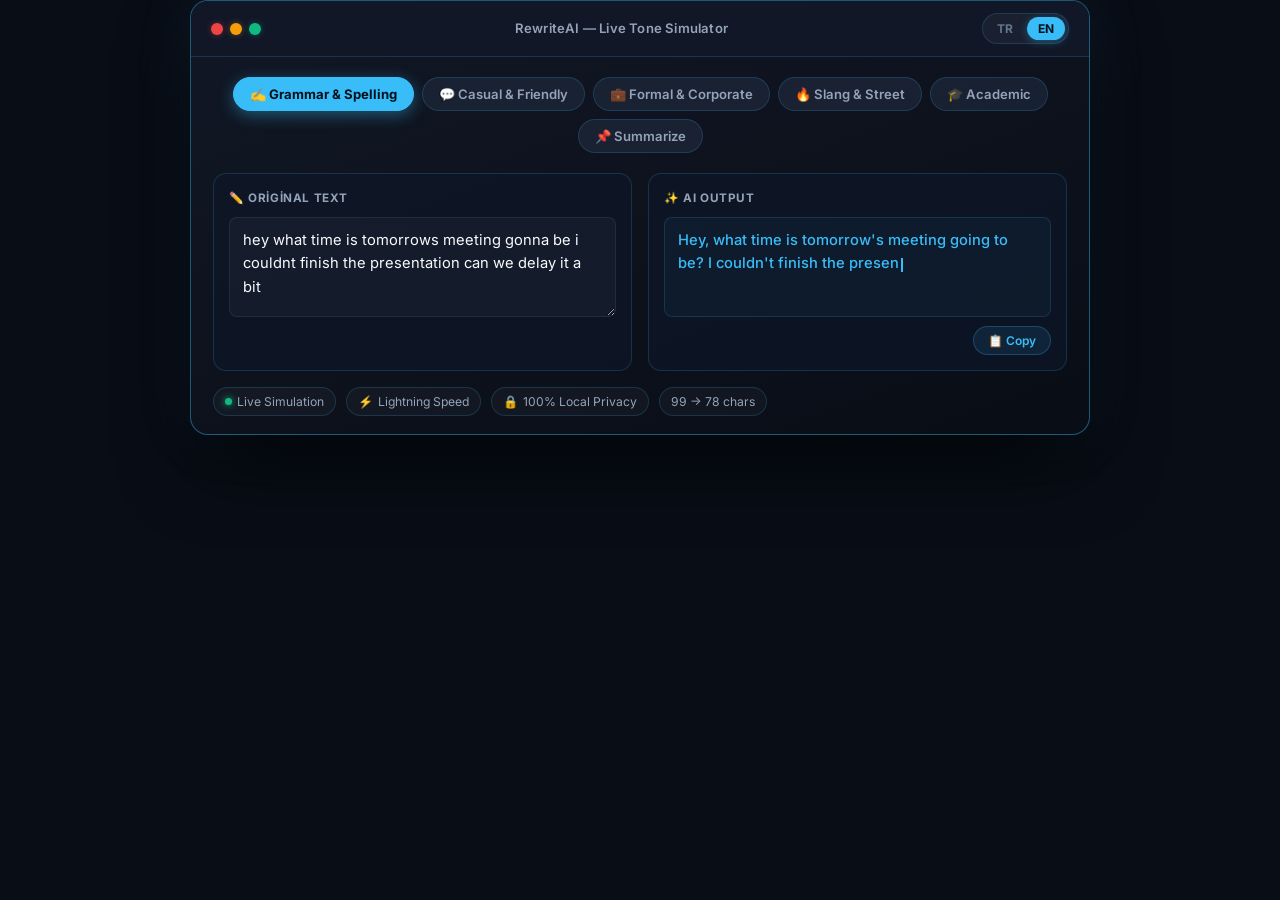
<file: demo-widget.html>
<!DOCTYPE html>
<html lang="tr">
<head>
  <meta charset="UTF-8">
  <meta name="viewport" content="width=device-width, initial-scale=1.0">
  <title>RewriteAI Live Demo</title>
  <link rel="preconnect" href="https://fonts.googleapis.com">
  <link rel="preconnect" href="https://fonts.gstatic.com" crossorigin>
  <link href="https://fonts.googleapis.com/css2?family=Inter:wght@400;500;600;700;800;900&display=swap" rel="stylesheet">
  <style>
    *, *::before, *::after { box-sizing: border-box; margin: 0; padding: 0; }

    :root {
      --c-primary:     #38bdf8;
      --c-purple:      #818cf8;
      --c-amber:       #f59e0b;
      --c-emerald:     #10b981;
      --c-bg:          #090d16;
      --c-card:        rgba(18, 24, 38, 0.92);
      --c-border:      rgba(56, 189, 248, 0.18);
      --c-border-glow: rgba(56, 189, 248, 0.42);
      --c-text:        #f8fafc;
      --c-muted:       #94a3b8;
      --c-dim:         #64748b;
      --grad:          linear-gradient(135deg, #38bdf8 0%, #818cf8 50%, #c084fc 100%);
      --ease:          cubic-bezier(0.16, 1, 0.3, 1);
    }

    html { scroll-behavior: smooth; }

    body {
      font-family: 'Inter', -apple-system, BlinkMacSystemFont, 'Segoe UI', Roboto, sans-serif;
      background: var(--c-bg);
      color: var(--c-text);
      line-height: 1.6;
      min-height: 100vh;
      padding: 0;
      margin: 0;
    }

    /* ── Window shell ─────────────────────────────────────────────────────── */
    .window {
      background: linear-gradient(160deg, rgba(18,24,38,.98) 0%, rgba(9,13,22,.98) 100%);
      border: 1px solid var(--c-border-glow);
      border-radius: 18px;
      box-shadow:
        0 32px 80px -12px rgba(0,0,0,.9),
        0 0 60px rgba(56,189,248,.1),
        inset 0 1px 0 rgba(255,255,255,.05);
      overflow: hidden;
      width: 100%;
      max-width: 900px;
      margin: 0 auto;
    }

    /* ── Title bar ────────────────────────────────────────────────────────── */
    .win-bar {
      background: rgba(17,24,39,.95);
      padding: 12px 20px;
      display: flex;
      align-items: center;
      gap: 14px;
      border-bottom: 1px solid var(--c-border);
    }

    .dots { display: flex; gap: 7px; }
    .dot  { width: 12px; height: 12px; border-radius: 50%; transition: opacity .2s; }
    .dot:hover { opacity: .7; }
    .dot-r { background: #ef4444; box-shadow: 0 0 6px #ef444466; }
    .dot-y { background: #f59e0b; box-shadow: 0 0 6px #f59e0b66; }
    .dot-g { background: #10b981; box-shadow: 0 0 6px #10b98166; }

    .win-title {
      font-size: .82rem;
      color: var(--c-muted);
      font-weight: 600;
      flex: 1;
      text-align: center;
      letter-spacing: .2px;
    }

    .lang-toggle {
      display: flex;
      gap: 3px;
      background: rgba(255,255,255,.04);
      border: 1px solid var(--c-border);
      border-radius: 999px;
      padding: 3px;
    }
    .lang-btn {
      background: transparent;
      border: none;
      color: var(--c-dim);
      font-size: .75rem;
      font-weight: 700;
      font-family: inherit;
      padding: 4px 11px;
      border-radius: 999px;
      cursor: pointer;
      transition: all .2s var(--ease);
    }
    .lang-btn.active {
      background: var(--c-primary);
      color: #04101e;
      box-shadow: 0 2px 8px rgba(56,189,248,.35);
    }

    /* ── Tone chips ───────────────────────────────────────────────────────── */
    .tones-bar {
      display: flex;
      gap: 8px;
      flex-wrap: wrap;
      padding: 20px 22px 4px;
      justify-content: center;
    }

    .tone-chip {
      padding: 8px 16px;
      border-radius: 999px;
      background: rgba(30,41,59,.7);
      border: 1px solid var(--c-border);
      color: var(--c-muted);
      font-size: .82rem;
      font-weight: 600;
      font-family: inherit;
      cursor: pointer;
      transition: all .22s var(--ease);
      white-space: nowrap;
      position: relative;
      overflow: hidden;
    }
    .tone-chip::before {
      content: '';
      position: absolute;
      inset: 0;
      background: radial-gradient(circle at center, rgba(56,189,248,.2), transparent 70%);
      opacity: 0;
      transition: opacity .2s;
    }
    .tone-chip:hover::before { opacity: 1; }
    .tone-chip:hover {
      border-color: var(--c-primary);
      color: var(--c-primary);
      transform: translateY(-1px);
    }
    .tone-chip.active {
      background: var(--c-primary);
      color: #04101e;
      border-color: var(--c-primary);
      box-shadow: 0 4px 16px rgba(56,189,248,.4);
      font-weight: 700;
    }
    .tone-chip.active::before { opacity: 0; }

    /* ── Main grid ────────────────────────────────────────────────────────── */
    .main-grid {
      display: grid;
      grid-template-columns: 1fr 1fr;
      gap: 16px;
      padding: 16px 22px;
    }
    @media (max-width: 600px) {
      .main-grid { grid-template-columns: 1fr; }
    }

    .panel {
      background: rgba(15,23,42,.65);
      border: 1px solid var(--c-border);
      border-radius: 13px;
      padding: 15px;
      display: flex;
      flex-direction: column;
      gap: 9px;
      transition: border-color .25s;
    }
    .panel:focus-within,
    .panel:hover {
      border-color: rgba(56,189,248,.32);
    }

    .panel-label {
      font-size: .73rem;
      font-weight: 700;
      text-transform: uppercase;
      letter-spacing: .6px;
      color: var(--c-muted);
    }

    /* Editable textarea */
    .text-input {
      width: 100%;
      min-height: 100px;
      background: rgba(255,255,255,.03);
      border: 1px solid rgba(255,255,255,.07);
      border-radius: 8px;
      padding: 11px 13px;
      font-size: .92rem;
      color: var(--c-text);
      font-family: inherit;
      line-height: 1.6;
      resize: vertical;
      outline: none;
      transition: border-color .2s;
    }
    .text-input:focus { border-color: rgba(56,189,248,.45); }
    .text-input::placeholder { color: rgba(148,163,184,.4); }

    /* Output box */
    .text-output {
      min-height: 100px;
      font-size: .92rem;
      color: var(--c-primary);
      line-height: 1.6;
      font-weight: 500;
      padding: 11px 13px;
      background: rgba(56,189,248,.04);
      border: 1px solid rgba(56,189,248,.16);
      border-radius: 8px;
      flex: 1;
      word-break: break-word;
    }

    /* Typing cursor */
    .cursor {
      display: inline-block;
      width: 2px;
      height: 1em;
      background: var(--c-primary);
      margin-left: 2px;
      vertical-align: text-bottom;
      animation: blink .85s step-end infinite;
    }
    @keyframes blink { 0%,100%{opacity:1} 50%{opacity:0} }

    /* Copy btn */
    .copy-btn {
      align-self: flex-end;
      padding: 6px 14px;
      border-radius: 999px;
      background: rgba(56,189,248,.1);
      border: 1px solid rgba(56,189,248,.25);
      color: var(--c-primary);
      font-size: .75rem;
      font-weight: 600;
      font-family: inherit;
      cursor: pointer;
      transition: all .2s var(--ease);
    }
    .copy-btn:hover {
      background: var(--c-primary);
      color: #04101e;
      box-shadow: 0 4px 12px rgba(56,189,248,.35);
    }

    /* ── Stats bar ────────────────────────────────────────────────────────── */
    .stat-row {
      display: flex;
      align-items: center;
      gap: 10px;
      padding: 0 22px 18px;
      font-size: .76rem;
      color: var(--c-muted);
      flex-wrap: wrap;
    }

    .stat-pill {
      display: inline-flex;
      align-items: center;
      gap: 5px;
      padding: 4px 11px;
      border-radius: 999px;
      border: 1px solid var(--c-border);
      background: rgba(255,255,255,.03);
      white-space: nowrap;
    }

    .stat-dot {
      width: 7px; height: 7px;
      border-radius: 50%;
      background: var(--c-emerald);
      box-shadow: 0 0 7px var(--c-emerald);
      animation: pulse 2s ease-in-out infinite;
    }
    @keyframes pulse {
      0%,100%{ opacity:1; transform:scale(1); }
      50%     { opacity:.55; transform:scale(1.35); }
    }

    /* Fade-in for output */
    @keyframes fadeIn {
      from { opacity:0; transform:translateY(5px); }
      to   { opacity:1; transform:translateY(0); }
    }
    .fade-in { animation: fadeIn .3s var(--ease); }

    /* Loading shimmer */
    .shimmer {
      background: linear-gradient(90deg,
        rgba(56,189,248,.06) 25%,
        rgba(56,189,248,.14) 50%,
        rgba(56,189,248,.06) 75%);
      background-size: 200% 100%;
      animation: shimmer 1.2s infinite;
      border-radius: 4px;
      height: 14px;
      width: 70%;
      margin: 4px 0;
    }
    @keyframes shimmer {
      0%  { background-position: 200% 0; }
      100%{ background-position: -200% 0; }
    }
  </style>
</head>
<body>

<div class="window">

  <!-- Title bar -->
  <div class="win-bar">
    <div class="dots">
      <span class="dot dot-r"></span>
      <span class="dot dot-y"></span>
      <span class="dot dot-g"></span>
    </div>
    <span class="win-title" id="winTitle">RewriteAI — Canlı Ton Simülatörü</span>
    <div class="lang-toggle">
      <button class="lang-btn active" id="btnTr">TR</button>
      <button class="lang-btn" id="btnEn">EN</button>
    </div>
  </div>

  <!-- Tone chips -->
  <div class="tones-bar" id="tonesBar">
    <button class="tone-chip active" data-tone="fix_grammar">✍️ <span data-k="t1">İmla &amp; Dilbilgisi</span></button>
    <button class="tone-chip" data-tone="daily">💬 <span data-k="t2">Günlük &amp; Samimi</span></button>
    <button class="tone-chip" data-tone="formal">💼 <span data-k="t3">Resmi &amp; Kurumsal</span></button>
    <button class="tone-chip" data-tone="slang">🔥 <span data-k="t4">Argo &amp; Sokak Ağzı</span></button>
    <button class="tone-chip" data-tone="academic">🎓 <span data-k="t5">Akademik</span></button>
    <button class="tone-chip" data-tone="summarize">📌 <span data-k="t6">Özetle</span></button>
  </div>

  <!-- Input / Output -->
  <div class="main-grid">
    <div class="panel">
      <span class="panel-label" data-k="inLabel">✏️ Orijinal Metin</span>
      <textarea class="text-input" id="inputText" spellcheck="false"
        placeholder="Buraya dönüştürmek istediğiniz metni yazın..."></textarea>
    </div>
    <div class="panel">
      <span class="panel-label" data-k="outLabel">✨ AI Çıktısı</span>
      <div class="text-output" id="outputBox">
        <span id="outputSpan"></span><span class="cursor" id="cursor" style="display:none"></span>
      </div>
      <button class="copy-btn" id="copyBtn" data-k="copyBtn">📋 Kopyala</button>
    </div>
  </div>

  <!-- Stats -->
  <div class="stat-row">
    <span class="stat-pill">
      <span class="stat-dot"></span>
      <span data-k="live">Canlı Simülasyon</span>
    </span>
    <span class="stat-pill">⚡ <span data-k="speed">Işık Hızında</span></span>
    <span class="stat-pill">🔒 <span data-k="priv">%100 Yerel Gizlilik</span></span>
    <span class="stat-pill" id="charCounter">0 → 0 karakter</span>
  </div>

</div>

<script>
/* ── i18n ──────────────────────────────────────────────────────────────────── */
const LANG = {
  tr: {
    winTitle:    'RewriteAI — Canlı Ton Simülatörü',
    t1: 'İmla & Dilbilgisi', t2: 'Günlük & Samimi', t3: 'Resmi & Kurumsal',
    t4: 'Argo & Sokak Ağzı', t5: 'Akademik',        t6: 'Özetle',
    inLabel: '✏️ Orijinal Metin', outLabel: '✨ AI Çıktısı',
    copyBtn: '📋 Kopyala', copied: '✅ Kopyalandı!',
    live: 'Canlı Simülasyon', speed: 'Işık Hızında', priv: '%100 Yerel Gizlilik',
    chars: 'karakter',
    placeholder: 'Buraya dönüştürmek istediğiniz metni yazın...',
    defaultInput: 'slm yarınkı toplantı saat kacda olcak acaba sunumu yetıstıremedımde bıraz erteleyebılırmıyız'
  },
  en: {
    winTitle:    'RewriteAI — Live Tone Simulator',
    t1: 'Grammar & Spelling', t2: 'Casual & Friendly', t3: 'Formal & Corporate',
    t4: 'Slang & Street',     t5: 'Academic',           t6: 'Summarize',
    inLabel: '✏️ Original Text', outLabel: '✨ AI Output',
    copyBtn: '📋 Copy', copied: '✅ Copied!',
    live: 'Live Simulation', speed: 'Lightning Speed', priv: '100% Local Privacy',
    chars: 'chars',
    placeholder: 'Type or paste text you want to transform...',
    defaultInput: 'hey what time is tomorrows meeting gonna be i couldnt finish the presentation can we delay it a bit'
  }
};

/* ── Sample outputs ────────────────────────────────────────────────────────── */
const SAMPLES = {
  tr: {
    fix_grammar: 'Selam, yarınki toplantı saat kaçta olacak acaba? Sunumu yetiştiremedim de, biraz erteleyebilir miyiz?',
    daily:       'Selamlar! Yarınki toplantı kaçtaydı acaba? Sunum biraz sarktı da, toplantıyı azıcık erteleyebilir miyiz?',
    formal:      'Sayın İlgili, yarın gerçekleştirilmesi planlanan toplantının saati hususunda bilgi rica ederim. Sunum hazırlıklarındaki gecikme sebebiyle toplantının ileri bir saate ertelenmesi hususunu takdirlerinize arz ederim.',
    slang:       'Selam millet, yarınki toplanma kaçtaydı ya? Sunum elde patladı valla, biraz öteleyebilir miyiz mevzuyu?',
    academic:    'İlgili toplantının planlanan icra saatinin teyidi talep edilmektedir. Sunum materyallerinin hazırlanma sürecindeki gecikmeler doğrultusunda oturumun tehir edilmesi önerilmektedir.',
    summarize:   'Toplantı saatini sorma ve sunum yetişmediği için erteleme ricası.'
  },
  en: {
    fix_grammar: "Hey, what time is tomorrow's meeting going to be? I couldn't finish the presentation, can we delay it a bit?",
    daily:       "Hey there! Quick check on tomorrow's meeting time? Running a little behind on the slides — would it be okay if we pushed it back slightly?",
    formal:      "Dear Team, I am writing to inquire regarding the scheduled time for tomorrow's meeting. Due to unexpected delays in finalizing the presentation materials, I would like to kindly request a brief postponement.",
    slang:       "Yo, what time we hitting that meeting tomorrow? Slides ain't ready yet fam, can we chill and push it back a sec?",
    academic:    "This inquiry pertains to the scheduled timing of tomorrow's conference. Owing to procedural delays in empirical presentation preparation, a temporal postponement is respectfully proposed.",
    summarize:   'Inquiring about meeting time and requesting a postponement due to unfinished slides.'
  }
};

/* ── State ─────────────────────────────────────────────────────────────────── */
let lang       = 'tr';
let activeTone = 'fix_grammar';
let typingTmr  = null;
let inputTmr   = null;

/* ── DOM ───────────────────────────────────────────────────────────────────── */
const btnTr      = document.getElementById('btnTr');
const btnEn      = document.getElementById('btnEn');
const tonesBar   = document.getElementById('tonesBar');
const inputText  = document.getElementById('inputText');
const outputSpan = document.getElementById('outputSpan');
const cursor     = document.getElementById('cursor');
const copyBtn    = document.getElementById('copyBtn');
const charCount  = document.getElementById('charCounter');
const winTitle   = document.getElementById('winTitle');

/* ── Apply language ────────────────────────────────────────────────────────── */
function applyLang(l) {
  lang = l;
  btnTr.classList.toggle('active', l === 'tr');
  btnEn.classList.toggle('active', l === 'en');

  const d = LANG[l];
  winTitle.textContent      = d.winTitle;
  inputText.placeholder     = d.placeholder;

  document.querySelectorAll('[data-k]').forEach(el => {
    const k = el.getAttribute('data-k');
    if (d[k] !== undefined) el.textContent = d[k];
  });

  inputText.value = d.defaultInput;
  triggerOutput(0);
}

/* ── Typewriter ────────────────────────────────────────────────────────────── */
function typeWrite(text, speed = 15) {
  if (typingTmr) clearTimeout(typingTmr);
  cursor.style.display  = 'inline-block';
  outputSpan.textContent = '';
  let i = 0;

  function step() {
    if (i < text.length) {
      outputSpan.textContent += text[i++];
      updateCharCount();
      typingTmr = setTimeout(step, speed);
    } else {
      cursor.style.display = 'none';
      outputSpan.classList.add('fade-in');
      updateCharCount();
    }
  }
  step();
}

/* ── Update output ─────────────────────────────────────────────────────────── */
function triggerOutput(delay = 550) {
  if (inputTmr) clearTimeout(inputTmr);
  inputTmr = setTimeout(() => {
    const samples = SAMPLES[lang];
    const val = inputText.value.trim();
    if (!val) {
      if (typingTmr) clearTimeout(typingTmr);
      outputSpan.textContent = '';
      cursor.style.display = 'none';
      updateCharCount();
      return;
    }
    typeWrite(samples[activeTone] || samples.fix_grammar, 13);
  }, delay);
}

function updateCharCount() {
  const inC  = inputText.value.length;
  const outC = outputSpan.textContent.length;
  charCount.textContent = `${inC} → ${outC} ${LANG[lang].chars}`;
}

/* ── Tone selection ────────────────────────────────────────────────────────── */
tonesBar.querySelectorAll('.tone-chip').forEach(chip => {
  chip.addEventListener('click', () => {
    tonesBar.querySelectorAll('.tone-chip').forEach(c => c.classList.remove('active'));
    chip.classList.add('active');
    activeTone = chip.getAttribute('data-tone');
    triggerOutput(0);
  });
});

/* ── Input ─────────────────────────────────────────────────────────────────── */
inputText.addEventListener('input', () => {
  updateCharCount();
  triggerOutput(600);
});

/* ── Copy ──────────────────────────────────────────────────────────────────── */
copyBtn.addEventListener('click', () => {
  const text = outputSpan.textContent.trim();
  if (!text) return;

  const fallback = () => {
    const ta = document.createElement('textarea');
    ta.value = text;
    ta.style.cssText = 'position:fixed;top:-9999px;left:-9999px;';
    document.body.appendChild(ta);
    ta.select();
    document.execCommand('copy');
    document.body.removeChild(ta);
  };

  const done = () => {
    const d = LANG[lang];
    copyBtn.textContent = d.copied;
    setTimeout(() => { copyBtn.textContent = d.copyBtn; }, 1800);
  };

  if (navigator.clipboard && navigator.clipboard.writeText) {
    navigator.clipboard.writeText(text).then(done).catch(() => { fallback(); done(); });
  } else {
    fallback(); done();
  }
});

/* ── Language buttons ──────────────────────────────────────────────────────── */
btnTr.addEventListener('click', () => applyLang('tr'));
btnEn.addEventListener('click', () => applyLang('en'));

/* ── Init ──────────────────────────────────────────────────────────────────── */
const browserLang = (navigator.language || 'tr').toLowerCase();
applyLang(browserLang.startsWith('tr') ? 'tr' : 'en');

/* ── Listen for language sync from parent page ─────────────────────────────── */
window.addEventListener('message', (e) => {
  if (e.data && e.data.type === 'setLang' && (e.data.lang === 'tr' || e.data.lang === 'en')) {
    applyLang(e.data.lang);
  }
});
</script>
</body>
</html>
</file>
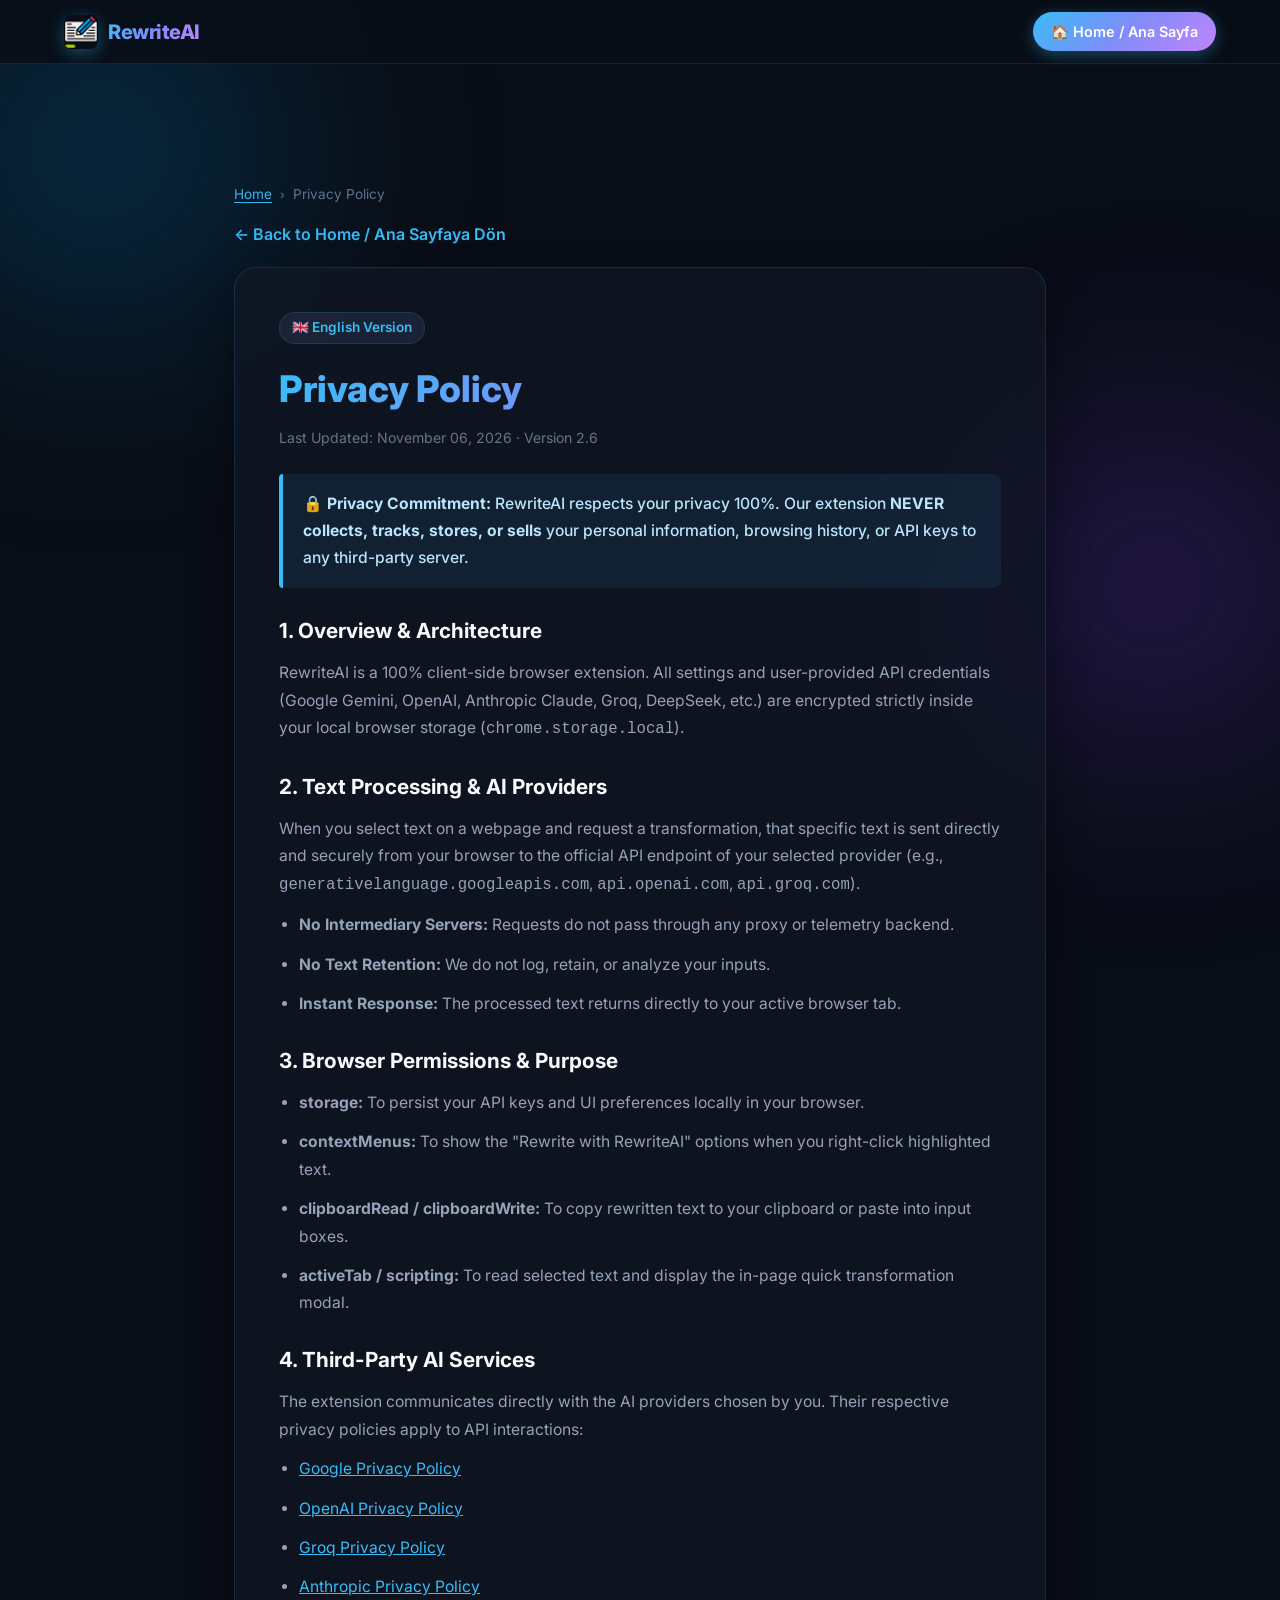
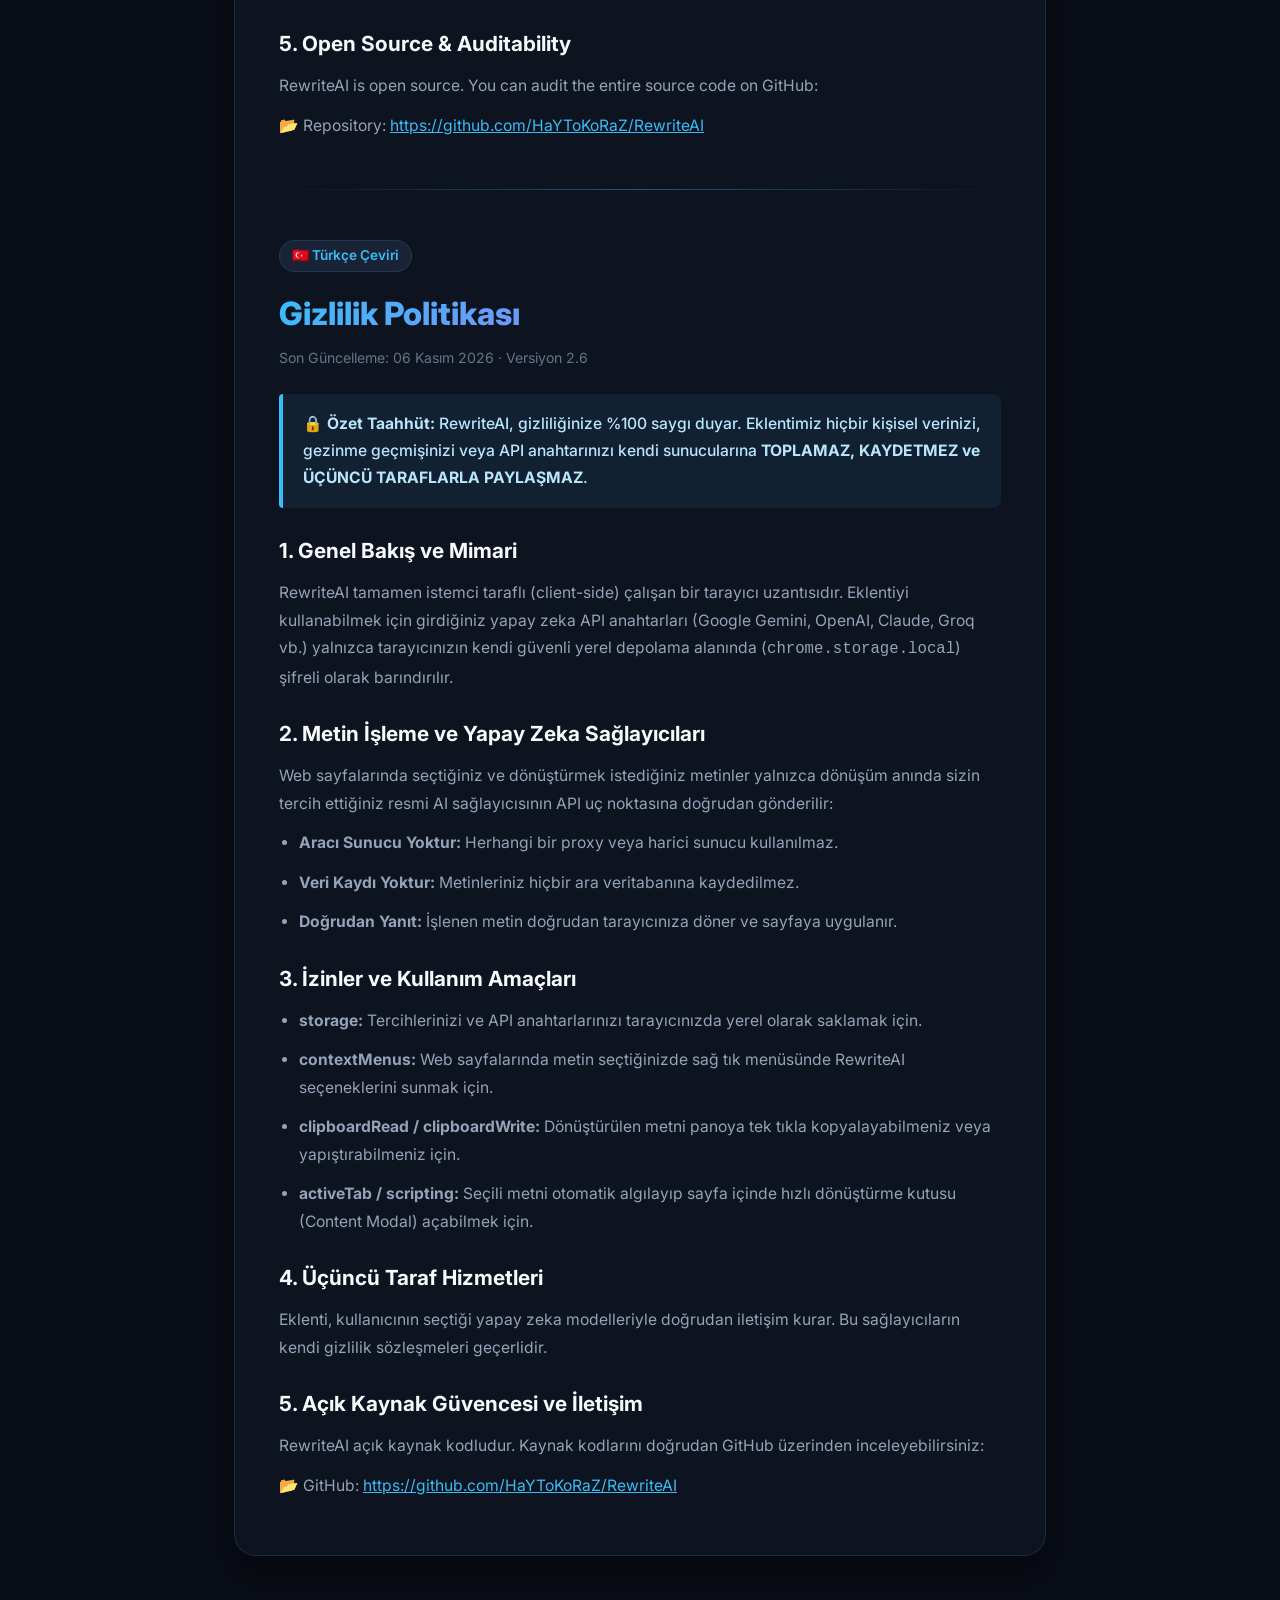
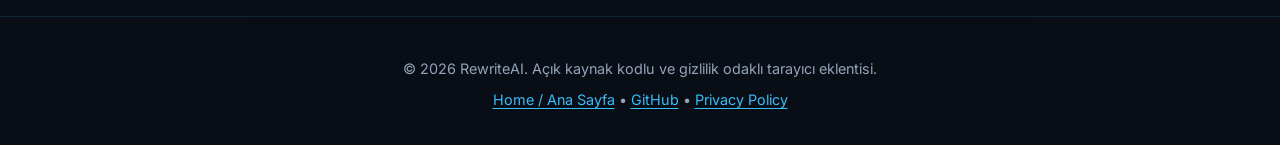
<file: privacy.html>
<!DOCTYPE html>
<html lang="en">
<head>
  <meta charset="UTF-8">
  <meta name="viewport" content="width=device-width, initial-scale=1.0">
  <title>Privacy Policy - RewriteAI</title>
  <meta name="description" content="RewriteAI Browser Extension Privacy Policy - 100% Client-Side, Zero Telemetry, Full Data Privacy.">
  <meta name="author" content="HaYTo">
  <meta name="publisher" content="HaYTooL">
  <link rel="canonical" href="https://haytokoraz.github.io/RewriteAI/privacy.html">
  <link rel="shortcut icon" href="favicon.ico" type="image/x-icon">
  <link rel="icon" href="favicon.ico" type="image/x-icon">
  <link rel="icon" type="image/png" href="assets/icons/icon32.png">
  <link rel="apple-touch-icon" sizes="180x180" href="apple-touch-icon.png">

  <!-- Open Graph -->
  <meta property="og:type" content="article">
  <meta property="og:url" content="https://haytokoraz.github.io/RewriteAI/privacy.html">
  <meta property="og:title" content="Privacy Policy - RewriteAI">
  <meta property="og:description" content="RewriteAI Browser Extension Privacy Policy - 100% Client-Side, Zero Telemetry, Full Data Privacy.">
  <meta property="og:image" content="https://haytokoraz.github.io/RewriteAI/assets/og-image.png">

  <!-- Twitter Card -->
  <meta name="twitter:card" content="summary_large_image">
  <meta name="twitter:title" content="Privacy Policy - RewriteAI">
  <meta name="twitter:description" content="RewriteAI Browser Extension Privacy Policy - 100% Client-Side, Zero Telemetry, Full Data Privacy.">
  <meta name="twitter:image" content="https://haytokoraz.github.io/RewriteAI/assets/og-image.png">

  <link rel="preconnect" href="https://fonts.googleapis.com">
  <link rel="preconnect" href="https://fonts.gstatic.com" crossorigin>
  <link href="https://fonts.googleapis.com/css2?family=Inter:wght@400;500;600;700;800&display=swap" rel="stylesheet">
  <link rel="stylesheet" href="styles.css">
  <!-- Structured Data: BreadcrumbList Schema.org -->
  <script type="application/ld+json">
  {
    "@context": "https://schema.org",
    "@type": "BreadcrumbList",
    "itemListElement": [
      {
        "@type": "ListItem",
        "position": 1,
        "name": "RewriteAI Home",
        "item": "https://haytokoraz.github.io/RewriteAI/"
      },
      {
        "@type": "ListItem",
        "position": 2,
        "name": "Privacy Policy",
        "item": "https://haytokoraz.github.io/RewriteAI/privacy.html"
      }
    ]
  }
  </script>

  <style>
    .breadcrumb-nav {
      display: flex;
      align-items: center;
      gap: 8px;
      font-size: 0.85rem;
      color: var(--text-muted);
      margin-bottom: 16px;
    }
    .breadcrumb-nav a {
      color: var(--primary);
      text-decoration: underline;
      text-underline-offset: 3px;
    }
    .breadcrumb-separator {
      color: var(--text-muted);
      font-size: 0.75rem;
    }
    .policy-container {
      max-width: 860px;
      margin: 120px auto 60px;
      padding: 0 24px;
    }
    .policy-card {
      background: var(--bg-card);
      border: 1px solid var(--border);
      border-radius: var(--radius-lg);
      padding: 44px;
      backdrop-filter: blur(16px);
      box-shadow: 0 20px 40px rgba(0, 0, 0, 0.4);
    }
    .policy-card h1 {
      font-size: 2.3rem;
      font-weight: 800;
      margin-bottom: 8px;
      background: var(--primary-gradient);
      -webkit-background-clip: text;
      -webkit-text-fill-color: transparent;
    }
    .policy-date {
      color: var(--text-muted);
      font-size: 0.88rem;
      margin-bottom: 24px;
    }
    .policy-card h2 {
      font-size: 1.3rem;
      color: var(--text-primary);
      margin: 26px 0 12px;
      display: flex;
      align-items: center;
      gap: 8px;
    }
    .policy-card p, .policy-card li {
      color: var(--text-secondary);
      line-height: 1.75;
      font-size: 0.98rem;
      margin-bottom: 12px;
    }
    .policy-card ul {
      padding-left: 20px;
      margin-bottom: 16px;
    }
    .highlight-box {
      background: rgba(56, 189, 248, 0.08);
      border-left: 4px solid var(--primary);
      padding: 16px 20px;
      border-radius: 4px 8px 8px 4px;
      margin: 20px 0;
    }
    .lang-divider {
      border: 0;
      height: 1px;
      background: linear-gradient(90deg, transparent, var(--border-glow), transparent);
      margin: 50px 0;
    }
    .lang-badge {
      display: inline-flex;
      align-items: center;
      gap: 6px;
      padding: 4px 12px;
      background: rgba(30, 41, 59, 0.8);
      border: 1px solid var(--border);
      border-radius: var(--radius-full);
      font-size: 0.85rem;
      font-weight: 600;
      color: var(--primary);
      margin-bottom: 16px;
    }
    .back-btn {
      display: inline-flex;
      align-items: center;
      gap: 8px;
      color: var(--primary);
      text-decoration: none;
      font-weight: 600;
      margin-bottom: 20px;
      transition: var(--transition);
    }
    .back-btn:hover {
      transform: translateX(-4px);
    }
  </style>
</head>
<body>

  <!-- Background Orbs -->
  <div class="bg-glow-orb bg-orb-1"></div>
  <div class="bg-glow-orb bg-orb-2"></div>

  <!-- Header -->
  <header class="header">
    <div class="container nav-wrap">
      <a href="index.html" class="logo-brand">
        <img src="assets/icons/icon32.png" 
             srcset="assets/icons/icon32.png 1x, assets/icons/icon51.png 1.5x, assets/icons/icon68.png 2x" 
             alt="RewriteAI Logo" width="34" height="34" loading="eager" decoding="async">
        <span class="logo-title">RewriteAI</span>
      </a>

      <div class="nav-actions">
        <a href="index.html" class="nav-btn" style="padding: 8px 18px; font-size: 0.9rem;">
          🏠 Home / Ana Sayfa
        </a>
      </div>
    </div>
  </header>

  <main class="policy-container">
    <nav aria-label="Breadcrumb" class="breadcrumb-nav">
      <a href="index.html" title="Return to RewriteAI Home Page">Home</a>
      <span class="breadcrumb-separator">›</span>
      <span aria-current="page">Privacy Policy</span>
    </nav>

    <a href="index.html" class="back-btn">← Back to Home / Ana Sayfaya Dön</a>

    <div class="policy-card">
      
      <!-- ================= ENGLISH SECTION ================= -->
      <div class="lang-badge">🇬🇧 English Version</div>
      <h1>Privacy Policy</h1>
      <div class="policy-date">Last Updated: November 06, 2026 · Version 2.6</div>

      <div class="highlight-box">
        <p style="margin: 0; color: #bae6fd; font-weight: 500;">
          🔒 <strong>Privacy Commitment:</strong> RewriteAI respects your privacy 100%. Our extension <strong>NEVER collects, tracks, stores, or sells</strong> your personal information, browsing history, or API keys to any third-party server.
        </p>
      </div>

      <h2>1. Overview & Architecture</h2>
      <p>
        RewriteAI is a 100% client-side browser extension. All settings and user-provided API credentials (Google Gemini, OpenAI, Anthropic Claude, Groq, DeepSeek, etc.) are encrypted strictly inside your local browser storage (<code>chrome.storage.local</code>).
      </p>

      <h2>2. Text Processing & AI Providers</h2>
      <p>
        When you select text on a webpage and request a transformation, that specific text is sent directly and securely from your browser to the official API endpoint of your selected provider (e.g., <code>generativelanguage.googleapis.com</code>, <code>api.openai.com</code>, <code>api.groq.com</code>).
      </p>
      <ul>
        <li><strong>No Intermediary Servers:</strong> Requests do not pass through any proxy or telemetry backend.</li>
        <li><strong>No Text Retention:</strong> We do not log, retain, or analyze your inputs.</li>
        <li><strong>Instant Response:</strong> The processed text returns directly to your active browser tab.</li>
      </ul>

      <h2>3. Browser Permissions & Purpose</h2>
      <ul>
        <li><strong>storage:</strong> To persist your API keys and UI preferences locally in your browser.</li>
        <li><strong>contextMenus:</strong> To show the "Rewrite with RewriteAI" options when you right-click highlighted text.</li>
        <li><strong>clipboardRead / clipboardWrite:</strong> To copy rewritten text to your clipboard or paste into input boxes.</li>
        <li><strong>activeTab / scripting:</strong> To read selected text and display the in-page quick transformation modal.</li>
      </ul>

      <h2>4. Third-Party AI Services</h2>
      <p>
        The extension communicates directly with the AI providers chosen by you. Their respective privacy policies apply to API interactions:
      </p>
      <ul>
        <li><a href="https://policies.google.com/privacy" target="_blank" rel="noopener nofollow" style="color:var(--primary);">Google Privacy Policy</a></li>
        <li><a href="https://openai.com/privacy/" target="_blank" rel="noopener nofollow" style="color:var(--primary);">OpenAI Privacy Policy</a></li>
        <li><a href="https://groq.com/privacy-policy/" target="_blank" rel="noopener nofollow" style="color:var(--primary);">Groq Privacy Policy</a></li>
        <li><a href="https://www.anthropic.com/privacy" target="_blank" rel="noopener nofollow" style="color:var(--primary);">Anthropic Privacy Policy</a></li>
      </ul>

      <h2>5. Open Source & Auditability</h2>
      <p>
        RewriteAI is open source. You can audit the entire source code on GitHub:
      </p>
      <p>
        📂 Repository: <a href="https://github.com/HaYToKoRaZ/RewriteAI" target="_blank" rel="noopener nofollow" style="color:var(--primary);">https://github.com/HaYToKoRaZ/RewriteAI</a>
      </p>

      <!-- ================= AYIRICI / DIVIDER ================= -->
      <hr class="lang-divider">

      <!-- ================= TÜRKÇE BÖLÜM ================= -->
      <div class="lang-badge">🇹🇷 Türkçe Çeviri</div>
      <h1 style="font-size: 2rem;">Gizlilik Politikası</h1>
      <div class="policy-date">Son Güncelleme: 06 Kasım 2026 · Versiyon 2.6</div>

      <div class="highlight-box">
        <p style="margin: 0; color: #bae6fd; font-weight: 500;">
          🔒 <strong>Özet Taahhüt:</strong> RewriteAI, gizliliğinize %100 saygı duyar. Eklentimiz hiçbir kişisel verinizi, gezinme geçmişinizi veya API anahtarınızı kendi sunucularına <strong>TOPLAMAZ, KAYDETMEZ ve ÜÇÜNCÜ TARAFLARLA PAYLAŞMAZ</strong>.
        </p>
      </div>

      <h2>1. Genel Bakış ve Mimari</h2>
      <p>
        RewriteAI tamamen istemci taraflı (client-side) çalışan bir tarayıcı uzantısıdır. Eklentiyi kullanabilmek için girdiğiniz yapay zeka API anahtarları (Google Gemini, OpenAI, Claude, Groq vb.) yalnızca tarayıcınızın kendi güvenli yerel depolama alanında (<code>chrome.storage.local</code>) şifreli olarak barındırılır.
      </p>

      <h2>2. Metin İşleme ve Yapay Zeka Sağlayıcıları</h2>
      <p>
        Web sayfalarında seçtiğiniz ve dönüştürmek istediğiniz metinler yalnızca dönüşüm anında sizin tercih ettiğiniz resmi AI sağlayıcısının API uç noktasına doğrudan gönderilir:
      </p>
      <ul>
        <li><strong>Aracı Sunucu Yoktur:</strong> Herhangi bir proxy veya harici sunucu kullanılmaz.</li>
        <li><strong>Veri Kaydı Yoktur:</strong> Metinleriniz hiçbir ara veritabanına kaydedilmez.</li>
        <li><strong>Doğrudan Yanıt:</strong> İşlenen metin doğrudan tarayıcınıza döner ve sayfaya uygulanır.</li>
      </ul>

      <h2>3. İzinler ve Kullanım Amaçları</h2>
      <ul>
        <li><strong>storage:</strong> Tercihlerinizi ve API anahtarlarınızı tarayıcınızda yerel olarak saklamak için.</li>
        <li><strong>contextMenus:</strong> Web sayfalarında metin seçtiğinizde sağ tık menüsünde RewriteAI seçeneklerini sunmak için.</li>
        <li><strong>clipboardRead / clipboardWrite:</strong> Dönüştürülen metni panoya tek tıkla kopyalayabilmeniz veya yapıştırabilmeniz için.</li>
        <li><strong>activeTab / scripting:</strong> Seçili metni otomatik algılayıp sayfa içinde hızlı dönüştürme kutusu (Content Modal) açabilmek için.</li>
      </ul>

      <h2>4. Üçüncü Taraf Hizmetleri</h2>
      <p>
        Eklenti, kullanıcının seçtiği yapay zeka modelleriyle doğrudan iletişim kurar. Bu sağlayıcıların kendi gizlilik sözleşmeleri geçerlidir.
      </p>

      <h2>5. Açık Kaynak Güvencesi ve İletişim</h2>
      <p>
        RewriteAI açık kaynak kodludur. Kaynak kodlarını doğrudan GitHub üzerinden inceleyebilirsiniz:
      </p>
      <p>
        📂 GitHub: <a href="https://github.com/HaYToKoRaZ/RewriteAI" target="_blank" rel="noopener nofollow" style="color:var(--primary);">https://github.com/HaYToKoRaZ/RewriteAI</a>
      </p>

    </div>
  </main>

  <footer class="footer" style="margin-top: 60px;">
    <div class="container">
      <p>© 2026 RewriteAI. Açık kaynak kodlu ve gizlilik odaklı tarayıcı eklentisi.</p>
      <p style="margin-top:8px;">
        <a href="index.html" title="Return to RewriteAI Home Page">Home / Ana Sayfa</a> • 
        <a href="https://github.com/HaYToKoRaZ/RewriteAI" target="_blank" rel="noopener nofollow" title="RewriteAI Source Code on GitHub">GitHub</a> • 
        <a href="privacy.html" style="color:var(--primary);" title="RewriteAI Privacy Policy Document">Privacy Policy</a>
      </p>
    </div>
  </footer>

</body>
</html>
</file>
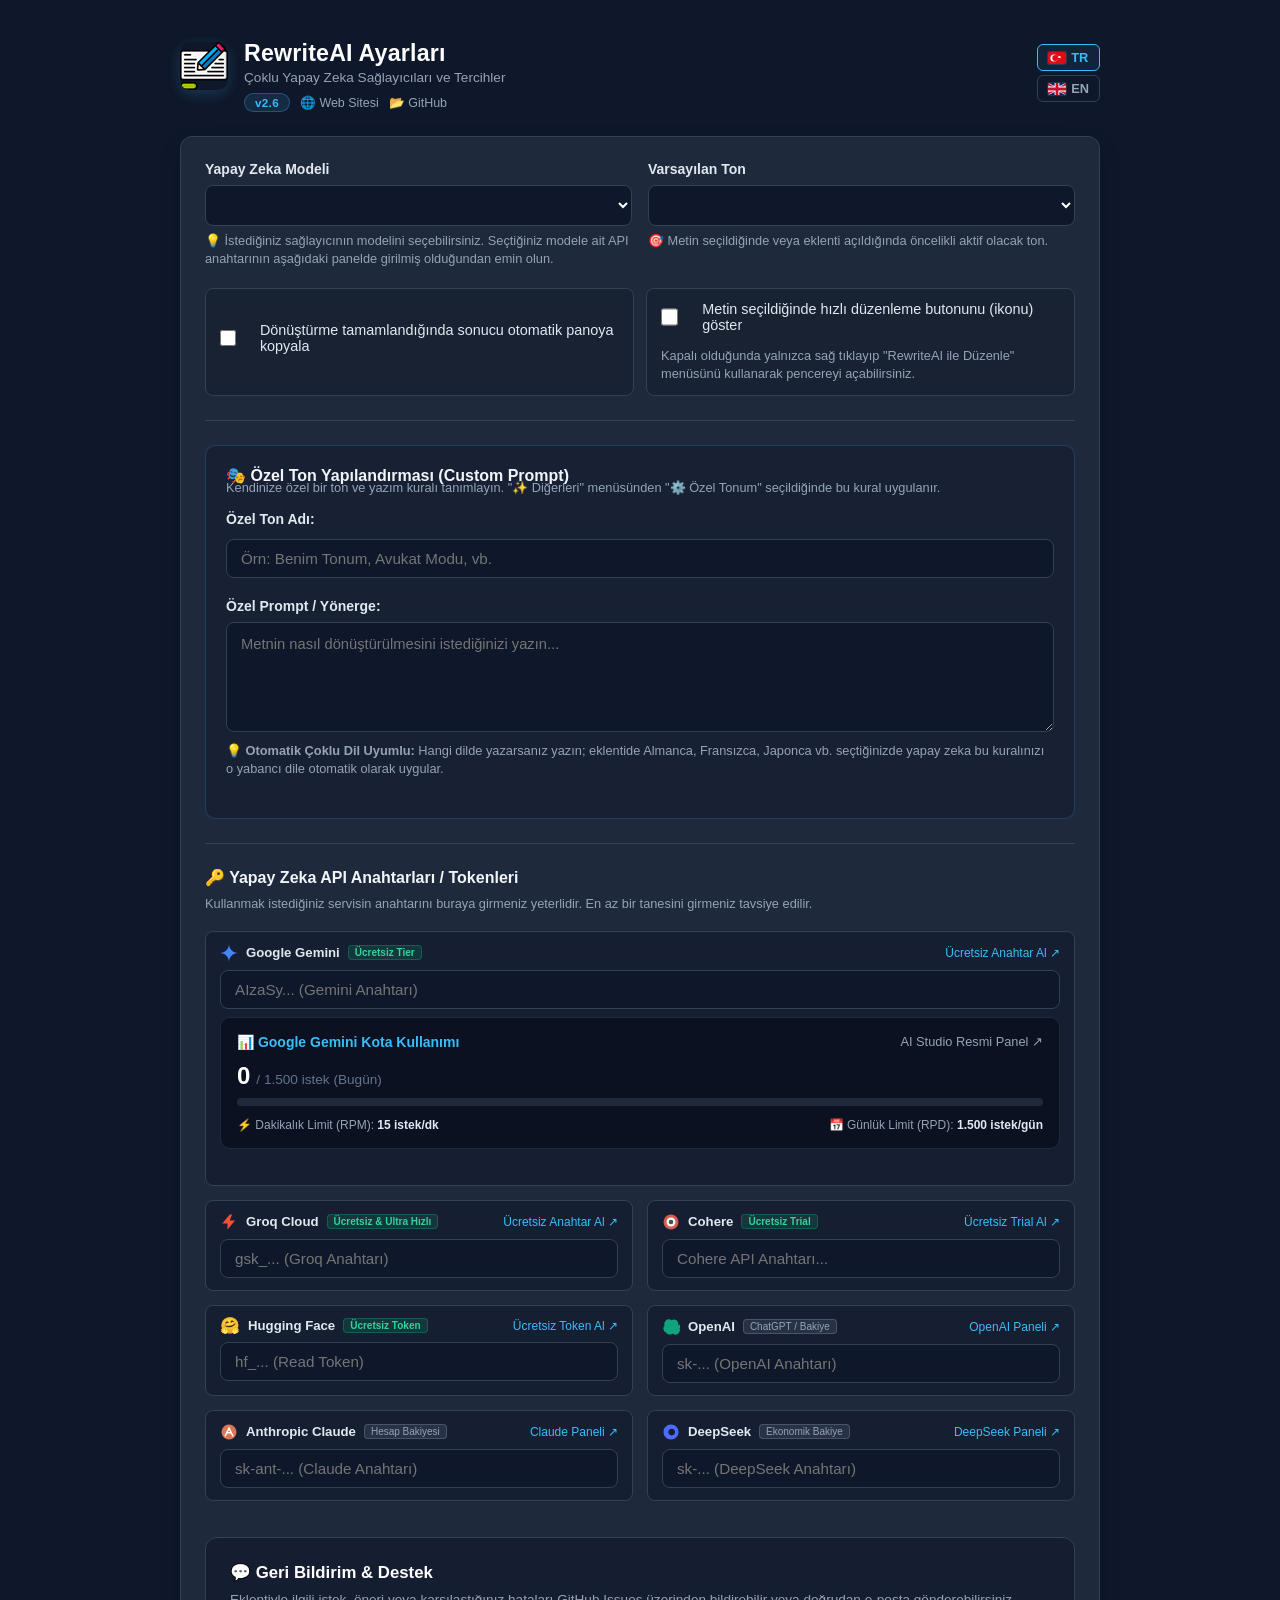
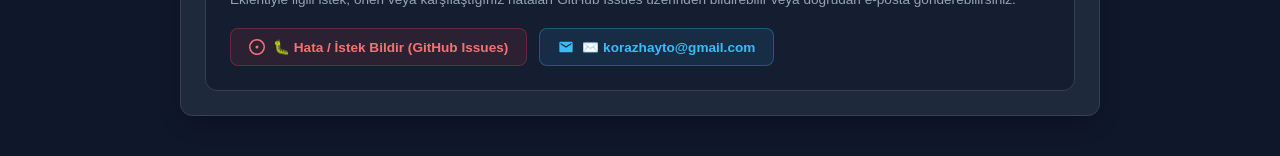
<file: main/presentation/options/options.html>
<!DOCTYPE html>
<html lang="tr">
<head>
  <meta charset="UTF-8">
  <meta name="viewport" content="width=device-width, initial-scale=1.0">
  <title>RewriteAI - Ayarlar</title>
  <link rel="stylesheet" href="options.css">
</head>
<body>
  <div class="container">
    <header class="header">
      <img src="../../assets/icons/icon48.png" alt="RewriteAI Logo" class="logo">
      <div class="header-text">
        <h1>RewriteAI <span id="optionsTitleSuffix">Ayarları</span></h1>
        <p class="subtitle" id="optionsSubtitle">Çoklu Yapay Zeka Sağlayıcıları ve Tercihler</p>
        <div class="header-meta">
          <span class="version-badge" id="versionBadge">v2.6</span>
          <a href="https://haytokoraz.github.io/RewriteAI/" target="_blank" rel="noopener" class="meta-link" id="websiteLink">🌐 Web Sitesi</a>
          <a href="https://github.com/HaYToKoRaZ/RewriteAI" target="_blank" rel="noopener" class="meta-link" id="githubLink">📂 GitHub</a>
        </div>
      </div>
      <!-- Dil Seçici -->
      <div class="lang-selector-options" id="langSelectorOptions">
        <button class="lang-opt-btn active" id="optLangTr" data-lang="tr" title="Türkçe">
          <span class="flag flag-tr"></span> TR
        </button>
        <button class="lang-opt-btn" id="optLangEn" data-lang="en" title="English">
          <span class="flag flag-gb"></span> EN
        </button>
      </div>
    </header>

    <main class="card">
      <!-- Üst Ayarlar: 2 Sütunlu Izgara (Model ve Ton) -->
      <div class="options-top-grid">
        <!-- 1. Model Seçimi -->
        <div class="form-group">
          <label for="selectedModel" id="lblModelSelect">Yapay Zeka Modeli</label>
          <select id="selectedModel">
            <!-- Dinamik doldurulacak -->
          </select>
          <small class="helper-text" id="helperModelSelect">
            💡 İstediğiniz sağlayıcının modelini seçebilirsiniz. Seçtiğiniz modele ait API anahtarının aşağıdaki panelde girilmiş olduğundan emin olun.
          </small>
        </div>

        <!-- 2. Varsayılan Ton -->
        <div class="form-group">
          <label for="defaultTone" id="lblDefaultTone">Varsayılan Ton</label>
          <select id="defaultTone">
            <!-- Dinamik doldurulacak -->
          </select>
          <small class="helper-text" id="helperDefaultTone">
            🎯 Metin seçildiğinde veya eklenti açıldığında öncelikli aktif olacak ton.
          </small>
        </div>
      </div>

      <!-- 3. Tercihler (Yan Yana Switch Kutuları) -->
      <div class="options-prefs-grid">
        <div class="form-group checkbox-group pref-item-box">
          <label class="switch-label">
            <input type="checkbox" id="autoCopy">
            <span class="switch-slider"></span>
            <span id="lblAutoCopy">Dönüştürme tamamlandığında sonucu otomatik panoya kopyala</span>
          </label>
        </div>

        <div class="form-group checkbox-group pref-item-box">
          <label class="switch-label">
            <input type="checkbox" id="showSelectionBubble">
            <span class="switch-slider"></span>
            <span id="lblShowBubble">Metin seçildiğinde hızlı düzenleme butonunu (ikonu) göster</span>
          </label>
          <small class="helper-text" id="helperShowBubble">Kapalı olduğunda yalnızca sağ tıklayıp "RewriteAI ile Düzenle" menüsünü kullanarak pencereyi açabilirsiniz.</small>
        </div>
      </div>

      <hr class="divider">

      <!-- 3.5 Özel Ton Yapılandırması (Custom Prompt) -->
      <div class="custom-tone-card" id="customToneCard">
        <h3 class="section-title" id="customToneTitle">🎭 Özel Ton Yapılandırması (Custom Prompt)</h3>
        <p class="section-desc" id="customToneDesc">Kendinize özel bir ton ve yazım kuralı tanımlayın. "✨ Diğerleri" menüsünden "⚙️ Özel Tonum" seçildiğinde bu kural uygulanır.</p>
        
        <div class="form-group" style="margin-top: 14px;">
          <label for="customToneTitleInput" id="lblCustomToneTitleInput">Özel Ton Adı:</label>
          <input type="text" id="customToneTitleInput" class="input-text" placeholder="Örn: Benim Tonum, Avukat Modu, vb." style="margin-top:4px;">
        </div>

        <div class="form-group" style="margin-top: 14px;">
          <label for="customTonePromptInput" id="lblCustomTonePromptInput">Özel Prompt / Yönerge:</label>
          <textarea id="customTonePromptInput" class="custom-prompt-textarea" rows="4" placeholder="Metnin nasıl dönüştürülmesini istediğinizi yazın..."></textarea>
          <small class="helper-text" id="helperCustomTonePrompt">
            💡 <strong>Otomatik Çoklu Dil Uyumlu:</strong> Hangi dilde yazarsanız yazın; eklentide Almanca, Fransızca, Japonca vb. seçtiğinizde yapay zeka bu kuralınızı o yabancı dile otomatik olarak uygular.
          </small>
        </div>
      </div>

      <hr class="divider">

      <!-- 4. Sağlayıcı API Anahtarları (En Altta) -->
      <div class="providers-section">
        <h3 class="section-title" id="apiKeysTitle">🔑 Yapay Zeka API Anahtarları / Tokenleri</h3>
        <p class="section-desc" id="apiKeysDesc">Kullanmak istediğiniz servisin anahtarını buraya girmeniz yeterlidir. En az bir tanesini girmeniz tavsiye edilir.</p>

        <div class="providers-grid">
          <!-- 1. Google Gemini -->
          <div class="provider-box provider-box-full" data-provider-id="apiKey">
            <div class="provider-box-header">
              <div class="provider-title-group">
                <svg class="provider-favicon" viewBox="0 0 24 24" width="18" height="18">
                  <!-- Google Gemini Yıldız İkonu (Gradient) -->
                  <path fill="#4285F4" d="M12 24C12 17.3726 6.62742 12 0 12C6.62742 12 12 6.62742 12 0C12 6.62742 17.3726 12 24 12C17.3726 12 12 17.3726 12 24Z"/>
                </svg>
                <strong>Google Gemini</strong>
                <span class="free-badge" id="badge-gemini">Ücretsiz Tier</span>
              </div>
              <a href="https://aistudio.google.com/app/apikey" target="_blank" rel="noopener" class="provider-link" id="link-gemini">Ücretsiz Anahtar Al ↗</a>
            </div>

            <!-- Tanımlı Token Durum Alanı (Güvenlikli) -->
            <div class="token-saved-status hidden" id="status-apiKey">
              <div class="saved-info">
                <span class="saved-icon">🔒</span>
                <span class="saved-text" id="saved-text-apiKey">Token Kayıtlı ve Güvende</span>
              </div>
              <button type="button" class="btn-danger-outline delete-token-btn" data-target="apiKey" title="Kayıtlı Tokenı Sil">🗑️ Sil</button>
            </div>

            <!-- Token Giriş Alanı (Henüz girilmemişken gösterilir) -->
            <div class="input-wrapper" id="input-wrap-apiKey">
              <input type="password" id="apiKey" placeholder="AIzaSy... (Gemini Anahtarı)" autocomplete="off">
            </div>

            <!-- Google Kota ve Kullanım Takip Kartı (Doğrudan Google Key'in Altında) -->
            <div class="quota-card">
              <div class="quota-header">
                <span class="quota-title" id="quotaTitle">📊 Google Gemini Kota Kullanımı</span>
                <a href="https://aistudio.google.com/app/rate-limit" target="_blank" rel="noopener" class="quota-link" id="quotaOfficialLink">
                  AI Studio Resmi Panel ↗
                </a>
              </div>
              <div class="quota-body">
                <div class="quota-stat">
                  <span class="quota-number" id="dailyUsageCount">0</span>
                  <span class="quota-limit" id="quotaLimitText">/ 1.500 istek (Bugün)</span>
                </div>
                <div class="quota-progress-bg">
                  <div id="quotaProgressBar" class="quota-progress-bar" style="width: 0%;"></div>
                </div>
                <div class="quota-specs">
                  <span id="quotaRpmText">⚡ Dakikalık Limit (RPM): <strong>15 istek/dk</strong></span>
                  <span id="quotaRpdText">📅 Günlük Limit (RPD): <strong>1.500 istek/gün</strong></span>
                </div>
              </div>
            </div>
          </div>

          <!-- 2. Groq Cloud -->
          <div class="provider-box" data-provider-id="groqApiKey">
            <div class="provider-box-header">
              <div class="provider-title-group">
                <svg class="provider-favicon" viewBox="0 0 24 24" width="18" height="18" fill="#F55036">
                  <!-- Groq Turuncu Yıldırım / G İkonu -->
                  <path d="M13 2L3 14h7v8l10-12h-7l3-8z"/>
                </svg>
                <strong>Groq Cloud</strong>
                <span class="free-badge" id="badge-groq">Ücretsiz & Ultra Hızlı</span>
              </div>
              <a href="https://console.groq.com/keys" target="_blank" rel="noopener" class="provider-link" id="link-groq">Ücretsiz Anahtar Al ↗</a>
            </div>

            <div class="token-saved-status hidden" id="status-groqApiKey">
              <div class="saved-info">
                <span class="saved-icon">🔒</span>
                <span class="saved-text" id="saved-text-groqApiKey">Token Kayıtlı ve Güvende</span>
              </div>
              <button type="button" class="btn-danger-outline delete-token-btn" data-target="groqApiKey" title="Kayıtlı Tokenı Sil">🗑️ Sil</button>
            </div>

            <div class="input-wrapper" id="input-wrap-groqApiKey">
              <input type="password" id="groqApiKey" placeholder="gsk_... (Groq Anahtarı)" autocomplete="off">
            </div>
          </div>

          <!-- 3. Cohere -->
          <div class="provider-box" data-provider-id="cohereApiKey">
            <div class="provider-box-header">
              <div class="provider-title-group">
                <svg class="provider-favicon" viewBox="0 0 24 24" width="18" height="18" fill="#39594C">
                  <!-- Cohere Mercan/Koyu Yeşil Geometrik İkon -->
                  <circle cx="12" cy="12" r="10" fill="#D45D55"/>
                  <circle cx="12" cy="12" r="6" fill="#F9F6F0"/>
                  <circle cx="12" cy="12" r="3" fill="#39594C"/>
                </svg>
                <strong>Cohere</strong>
                <span class="free-badge" id="badge-cohere">Ücretsiz Trial</span>
              </div>
              <a href="https://dashboard.cohere.com/api-keys" target="_blank" rel="noopener" class="provider-link" id="link-cohere">Ücretsiz Trial Al ↗</a>
            </div>

            <div class="token-saved-status hidden" id="status-cohereApiKey">
              <div class="saved-info">
                <span class="saved-icon">🔒</span>
                <span class="saved-text" id="saved-text-cohereApiKey">Token Kayıtlı ve Güvende</span>
              </div>
              <button type="button" class="btn-danger-outline delete-token-btn" data-target="cohereApiKey" title="Kayıtlı Tokenı Sil">🗑️ Sil</button>
            </div>

            <div class="input-wrapper" id="input-wrap-cohereApiKey">
              <input type="password" id="cohereApiKey" placeholder="Cohere API Anahtarı..." autocomplete="off">
            </div>
          </div>

          <!-- 4. Hugging Face -->
          <div class="provider-box" data-provider-id="hfApiKey">
            <div class="provider-box-header">
              <div class="provider-title-group">
                <span style="font-size:16px;line-height:1;">🤗</span>
                <strong>Hugging Face</strong>
                <span class="free-badge" id="badge-hf">Ücretsiz Token</span>
              </div>
              <a href="https://huggingface.co/settings/tokens" target="_blank" rel="noopener" class="provider-link" id="link-hf">Ücretsiz Token Al ↗</a>
            </div>

            <div class="token-saved-status hidden" id="status-hfApiKey">
              <div class="saved-info">
                <span class="saved-icon">🔒</span>
                <span class="saved-text" id="saved-text-hfApiKey">Token Kayıtlı ve Güvende</span>
              </div>
              <button type="button" class="btn-danger-outline delete-token-btn" data-target="hfApiKey" title="Kayıtlı Tokenı Sil">🗑️ Sil</button>
            </div>

            <div class="input-wrapper" id="input-wrap-hfApiKey">
              <input type="password" id="hfApiKey" placeholder="hf_... (Read Token)" autocomplete="off">
            </div>
          </div>

          <!-- 5. OpenAI -->
          <div class="provider-box" data-provider-id="openaiApiKey">
            <div class="provider-box-header">
              <div class="provider-title-group">
                <svg class="provider-favicon" viewBox="0 0 24 24" width="18" height="18" fill="#10A37F">
                  <!-- OpenAI Girdap / Spiral Logo -->
                  <path d="M21.5 9.5a5.5 5.5 0 0 0-.48-4.66 5.6 5.6 0 0 0-4.9-2.84 5.5 5.5 0 0 0-3.34 1.13A5.5 5.5 0 0 0 4.14 4.5a5.55 5.55 0 0 0-.64 5.43 5.5 5.5 0 0 0-1.5 5.27 5.55 5.55 0 0 0 3.32 4.13 5.5 5.5 0 0 0 5.46 2.54 5.5 5.5 0 0 0 3.34-1.13 5.5 5.5 0 0 0 8.64-1.37 5.55 5.55 0 0 0 .64-5.43 5.5 5.5 0 0 0 1.5-5.27z"/>
                </svg>
                <strong>OpenAI</strong>
                <span class="paid-badge" id="badge-openai">ChatGPT / Bakiye</span>
              </div>
              <a href="https://platform.openai.com/api-keys" target="_blank" rel="noopener" class="provider-link" id="link-openai">OpenAI Paneli ↗</a>
            </div>

            <div class="token-saved-status hidden" id="status-openaiApiKey">
              <div class="saved-info">
                <span class="saved-icon">🔒</span>
                <span class="saved-text" id="saved-text-openaiApiKey">Token Kayıtlı ve Güvende</span>
              </div>
              <button type="button" class="btn-danger-outline delete-token-btn" data-target="openaiApiKey" title="Kayıtlı Tokenı Sil">🗑️ Sil</button>
            </div>

            <div class="input-wrapper" id="input-wrap-openaiApiKey">
              <input type="password" id="openaiApiKey" placeholder="sk-... (OpenAI Anahtarı)" autocomplete="off">
            </div>
          </div>

          <!-- 6. Anthropic Claude -->
          <div class="provider-box" data-provider-id="anthropicApiKey">
            <div class="provider-box-header">
              <div class="provider-title-group">
                <svg class="provider-favicon" viewBox="0 0 24 24" width="18" height="18" fill="#D97757">
                  <!-- Anthropic Claude Toprak Rengi / A İkonu -->
                  <circle cx="12" cy="12" r="10" fill="#D97757"/>
                  <path d="M7 17l5-10 5 10M9 13h6" stroke="#fff" stroke-width="2" stroke-linecap="round"/>
                </svg>
                <strong>Anthropic Claude</strong>
                <span class="paid-badge" id="badge-claude">Hesap Bakiyesi</span>
              </div>
              <a href="https://console.anthropic.com/settings/keys" target="_blank" rel="noopener" class="provider-link" id="link-claude">Claude Paneli ↗</a>
            </div>

            <div class="token-saved-status hidden" id="status-anthropicApiKey">
              <div class="saved-info">
                <span class="saved-icon">🔒</span>
                <span class="saved-text" id="saved-text-anthropicApiKey">Token Kayıtlı ve Güvende</span>
              </div>
              <button type="button" class="btn-danger-outline delete-token-btn" data-target="anthropicApiKey" title="Kayıtlı Tokenı Sil">🗑️ Sil</button>
            </div>

            <div class="input-wrapper" id="input-wrap-anthropicApiKey">
              <input type="password" id="anthropicApiKey" placeholder="sk-ant-... (Claude Anahtarı)" autocomplete="off">
            </div>
          </div>

          <!-- 7. DeepSeek -->
          <div class="provider-box" data-provider-id="deepseekApiKey">
            <div class="provider-box-header">
              <div class="provider-title-group">
                <svg class="provider-favicon" viewBox="0 0 24 24" width="18" height="18" fill="#4D6BFE">
                  <!-- DeepSeek Mavi Balina İkonu -->
                  <path d="M12 2C6.48 2 2 6.48 2 12s4.48 10 10 10 10-4.48 10-10S17.52 2 12 2zm1 14.5c-2.48 0-4.5-2.02-4.5-4.5S10.52 7.5 13 7.5s4.5 2.02 4.5 4.5-2.02 4.5-4.5 4.5z"/>
                </svg>
                <strong>DeepSeek</strong>
                <span class="paid-badge" id="badge-deepseek">Ekonomik Bakiye</span>
              </div>
              <a href="https://platform.deepseek.com/api_keys" target="_blank" rel="noopener" class="provider-link" id="link-deepseek">DeepSeek Paneli ↗</a>
            </div>

            <div class="token-saved-status hidden" id="status-deepseekApiKey">
              <div class="saved-info">
                <span class="saved-icon">🔒</span>
                <span class="saved-text" id="saved-text-deepseekApiKey">Token Kayıtlı ve Güvende</span>
              </div>
              <button type="button" class="btn-danger-outline delete-token-btn" data-target="deepseekApiKey" title="Kayıtlı Tokenı Sil">🗑️ Sil</button>
            </div>

            <div class="input-wrapper" id="input-wrap-deepseekApiKey">
              <input type="password" id="deepseekApiKey" placeholder="sk-... (DeepSeek Anahtarı)" autocomplete="off">
            </div>
          </div>
        </div>
      </div>

      <!-- 5. Geri Bildirim ve Destek (GitHub Issues & Email) -->
      <div class="feedback-card">
        <h3 class="feedback-title" id="lblFeedbackTitle">💬 Geri Bildirim & Destek</h3>
        <p class="feedback-desc" id="lblFeedbackDesc">
          Eklentiyle ilgili istek, öneri veya karşılaştığınız hataları GitHub Issues üzerinden bildirebilir veya doğrudan e-posta gönderebilirsiniz.
        </p>
        <div class="feedback-buttons">
          <a href="https://github.com/HaYToKoRaZ/RewriteAI/issues" target="_blank" rel="noopener" class="btn-feedback btn-issues" id="linkGithubIssues">
            <svg viewBox="0 0 16 16" width="16" height="16" fill="currentColor">
              <path d="M8 9.5a1.5 1.5 0 1 0 0-3 1.5 1.5 0 0 0 0 3z"/>
              <path d="M8 0a8 8 0 1 0 0 16A8 8 0 0 0 8 0zM1.5 8a6.5 6.5 0 1 1 13 0 6.5 6.5 0 0 1-13 0z"/>
            </svg>
            <span id="textGithubIssues">🐛 Hata / İstek Bildir (GitHub Issues)</span>
          </a>
          <a href="mailto:korazhayto@gmail.com?subject=RewriteAI%20Geri%20Bildirim" class="btn-feedback btn-mail" id="linkFeedbackMail">
            <svg viewBox="0 0 24 24" width="16" height="16" fill="currentColor">
              <path d="M20 4H4c-1.1 0-2 .9-2 2v12c0 1.1.9 2 2 2h16c1.1 0 2-.9 2-2V6c0-1.1-.9-2-2-2zm0 4l-8 5-8-5V6l8 5 8-5v2z"/>
            </svg>
            <span id="textFeedbackMail">✉️ korazhayto@gmail.com</span>
          </a>
        </div>
      </div>
    </main>

    <!-- Otomatik Kayıt Toast Bildirimi -->
    <div id="toastNotification" class="toast-notification">
      <span class="toast-icon">✓</span>
      <span id="toastMsg" class="toast-message">Ayarlar otomatik kaydedildi</span>
    </div>
  </div>

  <script type="module" src="options.js"></script>
</body>
</html>
</file>
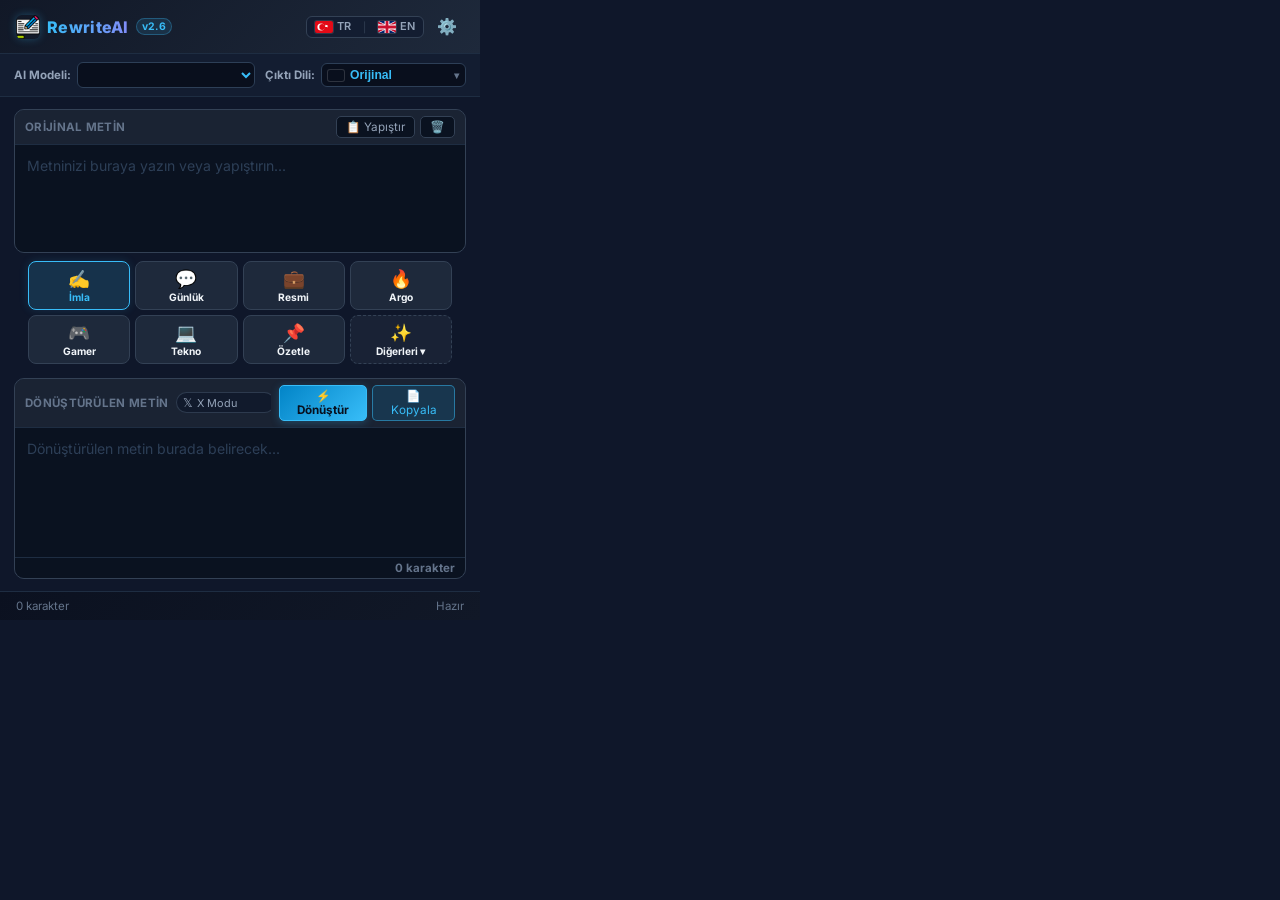
<file: main/presentation/popup/popup.html>
<!DOCTYPE html>
<html lang="tr">
<head>
  <meta charset="UTF-8">
  <meta name="viewport" content="width=device-width, initial-scale=1.0">
  <title>RewriteAI</title>
  <link rel="stylesheet" href="popup.css">
</head>
<body>
  <div class="popup-wrapper">

    <!-- Header -->
    <header class="popup-header">
      <a href="https://haytokoraz.github.io/RewriteAI/" target="_blank" rel="noopener" class="brand" title="RewriteAI Web Sitesini Aç">
        <img src="../../assets/icons/icon32.png" alt="Logo" class="logo-small">
        <span class="brand-title">RewriteAI</span>
        <span class="brand-version" id="brandVersion">v2.6</span>
      </a>
      <div class="header-actions">
        <!-- Dil Seçici -->
        <div class="lang-selector" title="Dil / Language">
          <button class="lang-btn" id="langBtnTr" data-lang="tr">
            <span class="flag flag-tr"></span><span>TR</span>
          </button>
          <span class="lang-divider">|</span>
          <button class="lang-btn" id="langBtnEn" data-lang="en">
            <span class="flag flag-gb"></span><span>EN</span>
          </button>
        </div>
        <button id="openOptionsBtn" class="icon-btn" title="Ayarlar / Settings">⚙️</button>
      </div>
    </header>

    <!-- API Uyarısı -->
    <div id="apiAlert" class="alert-box hidden">
      <span id="apiAlertText">API anahtarınızı girmediniz.</span>
      <button id="goToOptionsBtn" class="link-btn">Ayarla</button>
    </div>

    <!-- Model Seçici & Bilgi Çubuğu -->
    <div class="model-bar">
      <div class="model-bar-item">
        <label for="popupModelSelect" class="model-bar-label">AI Modeli:</label>
        <select id="popupModelSelect" class="popup-model-select" title="Yapay Zeka Modeli">
          <!-- Dinamik doldurulur -->
        </select>
      </div>
      <div class="model-bar-item lang-bar-item">
        <label for="popupTargetLangSelect" class="model-bar-label" id="lblTargetLang">Çıktı Dili:</label>
        <!-- Gizli select (uyumluluk için korunur) -->
        <select id="popupTargetLangSelect" class="popup-model-select hidden-select" title="Hedef Çıktı Dili">
          <option value="auto">Orijinal Dil (Oto)</option>
        </select>
        <!-- Özel Bayraklı Açılır Menü -->
        <div class="custom-lang-dropdown" id="customLangDropdown">
          <button class="custom-dropdown-btn" id="customLangBtn" type="button" aria-expanded="false" title="Hedef Çıktı Dili">
            <span class="custom-dropdown-flag" id="customLangSelectedFlag"></span>
            <span class="custom-dropdown-text" id="customLangSelectedText">Orijinal</span>
            <span class="custom-dropdown-arrow">▾</span>
          </button>
          <div class="custom-dropdown-menu" id="customLangMenu">
            <!-- Dinamik doldurulur -->
          </div>
        </div>
      </div>
    </div>

    <!-- API Anahtarı Eksik Uyarısı (Model bazlı) -->
    <div id="keyWarningBox" class="key-warning-box hidden">
      <span id="keyWarningText">⚠️ Bu model için API Anahtarı girilmemiş!</span>
      <button id="warningSettingsBtn" class="warning-settings-btn" type="button">⚙️ Ayarlara Git</button>
    </div>



    <!-- Ana İçerik -->
    <main class="main-content">

      <!-- Giriş Paneli -->
      <div class="text-panel">
        <div class="panel-header">
          <span id="inputPanelLabel">Orijinal Metin</span>
          <div class="panel-actions">
            <button id="pasteBtn" class="mini-btn" title="Panodan Yapıştır">📋 Yapıştır</button>
            <button id="clearBtn" class="mini-btn" title="Temizle">🗑️</button>
          </div>
        </div>
        <textarea id="inputText" placeholder="Metninizi buraya yazın veya yapıştırın..." spellcheck="false"></textarea>
      </div>

      <!-- Ton Seçim Izgarası -->
      <!-- Ton Seçim Izgarası -->
      <div class="tone-grid-container">
        <div class="tone-grid">
          <!-- 1. Satır: İmla, Günlük, Resmi, Argo -->
          <button class="tone-card-btn active" data-tone="fix_grammar" type="button" title="✍️ İmla &amp; Dilbilgisi">
            <span class="tone-emoji">✍️</span>
            <strong>İmla</strong>
          </button>
          <button class="tone-card-btn" data-tone="daily" type="button" title="💬 Günlük &amp; Samimi">
            <span class="tone-emoji">💬</span>
            <strong>Günlük</strong>
          </button>
          <button class="tone-card-btn" data-tone="formal" type="button" title="💼 Resmi &amp; Kurumsal">
            <span class="tone-emoji">💼</span>
            <strong>Resmi</strong>
          </button>
          <button class="tone-card-btn" data-tone="slang" type="button" title="🔥 Argo &amp; Sokak Ağzı">
            <span class="tone-emoji">🔥</span>
            <strong>Argo</strong>
          </button>

          <!-- 2. Satır: Gamer, Tekno, Özetle, Diğerleri ▾ -->
          <button class="tone-card-btn" data-tone="gamer" type="button" title="🎮 Gamer">
            <span class="tone-emoji">🎮</span>
            <strong>Gamer</strong>
          </button>
          <button class="tone-card-btn" data-tone="techie" type="button" title="💻 Teknoloji Kurdu">
            <span class="tone-emoji">💻</span>
            <strong>Tekno</strong>
          </button>
          <button class="tone-card-btn" data-tone="summarize" type="button" title="📌 Özetle">
            <span class="tone-emoji">📌</span>
            <strong>Özetle</strong>
          </button>
          <button class="tone-card-btn tone-more-btn" id="moreTonesToggleBtn" type="button" title="Daha fazla ton seçeneği">
            <span class="tone-emoji" id="moreTonesBtnIcon">✨</span>
            <strong id="moreTonesBtnLabel">Diğerleri ▾</strong>
          </button>
        </div>

        <!-- Diğer Tonlar Çekmecesi (Drawer) -->
        <div class="more-tones-drawer" id="moreTonesDrawer">
          <div class="more-tones-list">
            <button class="more-tone-item" data-tone="academic" type="button">
              <span class="more-tone-icon">🎓</span>
              <div class="more-tone-info">
                <span class="more-tone-name">Akademik &amp; Ağır</span>
                <span class="more-tone-desc">Bilimsel terminoloji</span>
              </div>
            </button>
            <button class="more-tone-item" data-tone="diplomatic" type="button">
              <span class="more-tone-icon">🕊️</span>
              <div class="more-tone-info">
                <span class="more-tone-name">Nazik / Diplomatik Hayır</span>
                <span class="more-tone-desc">Zarifçe reddetme &amp; kırmama</span>
              </div>
            </button>
            <button class="more-tone-item" data-tone="marketing" type="button">
              <span class="more-tone-icon">🧲</span>
              <div class="more-tone-info">
                <span class="more-tone-name">Pazarlama &amp; Viral Hook</span>
                <span class="more-tone-desc">Sosyal medya &amp; dikkat çekici</span>
              </div>
            </button>
            <button class="more-tone-item" data-tone="eli5" type="button">
              <span class="more-tone-icon">💡</span>
              <div class="more-tone-info">
                <span class="more-tone-name">Basitleştir (5 Yaşında)</span>
                <span class="more-tone-desc">Herkesin anlayacağı sadelik</span>
              </div>
            </button>
            <button class="more-tone-item" data-tone="persuasive" type="button">
              <span class="more-tone-icon">🎯</span>
              <div class="more-tone-info">
                <span class="more-tone-name">İkna Edici &amp; Satış</span>
                <span class="more-tone-desc">Argüman ve fayda odaklı</span>
              </div>
            </button>
            <button class="more-tone-item" data-tone="creative" type="button">
              <span class="more-tone-icon">🎨</span>
              <div class="more-tone-info">
                <span class="more-tone-name">Yaratıcı Hikaye</span>
                <span class="more-tone-desc">Betimleyici ve akıcı kurgu</span>
              </div>
            </button>
            <button class="more-tone-item custom-tone-item" data-tone="custom" type="button">
              <span class="more-tone-icon">⚙️</span>
              <div class="more-tone-info">
                <span class="more-tone-name" id="drawerCustomToneName">Benim Tonum</span>
                <span class="more-tone-desc">Kişisel özel yönerge</span>
              </div>
              <span class="edit-custom-hint" id="editCustomHint" title="Ayarlardan Düzenle">⚙️</span>
            </button>
          </div>
        </div>
      </div>

      <!-- Çıktı Paneli -->
      <div class="text-panel output-panel">
        <div class="panel-header">
          <div class="panel-header-left">
            <span id="outputPanelLabel">Dönüştürülen Metin</span>
            <div class="twitter-bar twitter-inline" id="twitterBar">
              <button id="twitterModeBtn" class="twitter-toggle" type="button" title="Twitter / X Modu (≤ 280 Karakter)">
                <span class="twitter-x-icon">𝕏</span>
                <span id="twitterModeLabel">X Modu</span>
              </button>
              <div class="toggle-pill" id="twitterTogglePill" title="Twitter / X Modunu Aç / Kapat">
                <div class="toggle-thumb"></div>
              </div>
            </div>
          </div>
          <div class="panel-actions">
            <button id="transformBtn" class="mini-btn execute-btn" title="Dönüştür">
              <span id="transformBtnText">⚡ Dönüştür</span>
              <div id="loader" class="mini-spinner hidden"></div>
            </button>
            <button id="copyBtn" class="mini-btn highlight-btn" title="Kopyala">📄 Kopyala</button>
          </div>
        </div>
        <textarea id="outputText" placeholder="Dönüştürülen metin burada belirecek..." readonly></textarea>
        <div class="output-char-bar" id="outputCharBar">
          <span id="outputCharCount">0 karakter</span>
        </div>
      </div>

    </main>

    <!-- Footer -->
    <footer class="popup-footer">
      <span id="charCount">0 karakter</span>
      <span id="statusInfo">Hazır</span>
    </footer>

  </div>

  <script type="module" src="popup.js"></script>
</body>
</html>
</file>
<file: styles.css>
/* ==========================================================================
   RewriteAI Landing Page Stylesheet
   Modern Glassmorphism & Cyber-clean Aesthetics
   ========================================================================== */

:root {
  --bg-dark: #090d16;
  --bg-card: rgba(18, 24, 38, 0.7);
  --bg-card-hover: rgba(30, 41, 59, 0.85);
  --border: rgba(56, 189, 248, 0.15);
  --border-glow: rgba(56, 189, 248, 0.4);
  
  --primary: #38bdf8;
  --primary-glow: rgba(56, 189, 248, 0.35);
  --primary-gradient: linear-gradient(135deg, #38bdf8 0%, #818cf8 50%, #c084fc 100%);
  
  --accent-cyan: #22d3ee;
  --accent-purple: #a855f7;
  --accent-amber: #f59e0b;
  --accent-emerald: #10b981;

  --text-primary: #f8fafc;
  --text-secondary: #94a3b8;
  --text-muted: #64748b;

  --radius-sm: 8px;
  --radius-md: 14px;
  --radius-lg: 22px;
  --radius-full: 9999px;

  --transition: all 0.25s cubic-bezier(0.16, 1, 0.3, 1);
}

*, *::before, *::after {
  box-sizing: border-box;
  margin: 0;
  padding: 0;
}

html {
  scroll-behavior: smooth;
}

body {
  font-family: 'Inter', -apple-system, BlinkMacSystemFont, 'Segoe UI', Roboto, sans-serif;
  background-color: var(--bg-dark);
  color: var(--text-primary);
  line-height: 1.6;
  overflow-x: hidden;
  position: relative;
  min-height: 100vh;
}

/* Background Glowing Orbs */
.bg-glow-orb {
  position: fixed;
  border-radius: 50%;
  filter: blur(120px);
  pointer-events: none;
  z-index: 0;
  opacity: 0.45;
}

.bg-orb-1 {
  width: 500px;
  height: 500px;
  top: -100px;
  left: -150px;
  background: radial-gradient(circle, #0284c7 0%, transparent 70%);
}

.bg-orb-2 {
  width: 450px;
  height: 450px;
  top: 40%;
  right: -100px;
  background: radial-gradient(circle, #7c3aed 0%, transparent 70%);
}

.bg-orb-3 {
  width: 550px;
  height: 550px;
  bottom: -150px;
  left: 20%;
  background: radial-gradient(circle, #0f766e 0%, transparent 70%);
}

.container {
  width: 100%;
  max-width: 1200px;
  margin: 0 auto;
  padding: 0 24px;
  position: relative;
  z-index: 1;
}

/* ==========================================================================
   Header & Navigation
   ========================================================================== */
.header {
  position: sticky;
  top: 0;
  z-index: 100;
  backdrop-filter: blur(16px);
  -webkit-backdrop-filter: blur(16px);
  background: rgba(9, 13, 22, 0.85);
  border-bottom: 1px solid var(--border);
  padding: 12px 0;
  transition: var(--transition);
}

.nav-wrap {
  display: flex;
  align-items: center;
  justify-content: space-between;
  gap: 16px;
  flex-wrap: nowrap;
}

.logo-brand {
  display: flex;
  align-items: center;
  gap: 10px;
  text-decoration: none;
  color: var(--text-primary);
  flex-shrink: 0;
}

.logo-brand img {
  width: 34px;
  height: 34px;
  border-radius: var(--radius-sm);
  box-shadow: 0 4px 16px var(--primary-glow);
}

.logo-title {
  font-size: 1.25rem;
  font-weight: 800;
  background: var(--primary-gradient);
  -webkit-background-clip: text;
  -webkit-text-fill-color: transparent;
  letter-spacing: -0.5px;
  white-space: nowrap;
}

.nav-links {
  display: flex;
  align-items: center;
  gap: 18px;
  list-style: none;
  margin: 0;
  padding: 0;
  flex-wrap: nowrap;
}

.nav-links a {
  text-decoration: none;
  color: var(--text-secondary);
  font-size: 0.88rem;
  font-weight: 500;
  white-space: nowrap;
  transition: var(--transition);
}

.nav-links a:hover {
  color: var(--primary);
}

.nav-actions {
  display: flex;
  align-items: center;
  gap: 10px;
  flex-shrink: 0;
}

/* Lang switcher */
.lang-toggle {
  display: inline-flex;
  background: rgba(30, 41, 59, 0.7);
  border: 1px solid var(--border);
  border-radius: var(--radius-full);
  padding: 3px;
  gap: 2px;
}

.lang-btn {
  background: transparent;
  border: none;
  color: var(--text-muted);
  font-size: 0.8rem;
  font-weight: 700;
  padding: 4px 10px;
  border-radius: var(--radius-full);
  cursor: pointer;
  transition: var(--transition);
  display: inline-flex;
  align-items: center;
  gap: 6px;
}

.lang-btn.active {
  background: var(--primary);
  color: #04101e;
  box-shadow: 0 2px 8px var(--primary-glow);
}

/* Flag SVG Data URIs */
.flag {
  display: inline-block;
  width: 18px;
  height: 12px;
  border-radius: 2px;
  background-size: cover;
  background-position: center;
  flex-shrink: 0;
  box-shadow: 0 0 0 1px rgba(255,255,255,0.15);
}

.flag-tr {
  background-image: url("data:image/svg+xml,%3Csvg xmlns='http://www.w3.org/2000/svg' viewBox='0 0 30 20'%3E%3Crect width='30' height='20' fill='%23E30A17'/%3E%3Ccircle cx='10' cy='10' r='6' fill='white'/%3E%3Ccircle cx='12' cy='10' r='4.8' fill='%23E30A17'/%3E%3Cpolygon points='17,10 18.5,6.5 22,8.8 19.5,11.8 22,11' fill='white' transform='rotate(-18,17,10)'/%3E%3C/svg%3E");
}

.flag-gb {
  background-image: url("data:image/svg+xml,%3Csvg xmlns='http://www.w3.org/2000/svg' viewBox='0 0 60 30'%3E%3Crect width='60' height='30' fill='%23012169'/%3E%3Cpath d='M0%2C0 L60%2C30 M60%2C0 L0%2C30' stroke='white' stroke-width='8'/%3E%3Cpath d='M0%2C0 L60%2C30 M60%2C0 L0%2C30' stroke='%23C8102E' stroke-width='5'/%3E%3Cpath d='M30%2C0 L30%2C30 M0%2C15 L60%2C15' stroke='white' stroke-width='12'/%3E%3Cpath d='M30%2C0 L30%2C30 M0%2C15 L60%2C15' stroke='%23C8102E' stroke-width='7'/%3E%3C/svg%3E");
}

.nav-btn {
  display: inline-flex;
  align-items: center;
  gap: 8px;
  padding: 8px 18px;
  border-radius: var(--radius-full);
  background: var(--primary-gradient);
  color: #fff;
  font-size: 0.9rem;
  font-weight: 600;
  text-decoration: none;
  box-shadow: 0 4px 16px var(--primary-glow);
  transition: var(--transition);
}

.nav-btn:hover {
  transform: translateY(-2px);
  box-shadow: 0 6px 20px rgba(56, 189, 248, 0.5);
}

/* ==========================================================================
   Hero Section
   ========================================================================== */
.hero {
  padding: 90px 0 60px;
  text-align: center;
}

.hero-badge {
  display: inline-flex;
  align-items: center;
  gap: 8px;
  padding: 6px 16px;
  background: rgba(56, 189, 248, 0.1);
  border: 1px solid var(--border-glow);
  border-radius: var(--radius-full);
  color: var(--primary);
  font-size: 0.85rem;
  font-weight: 600;
  margin-bottom: 24px;
}

.hero-title {
  font-size: clamp(2.4rem, 5vw, 3.8rem);
  font-weight: 900;
  line-height: 1.15;
  letter-spacing: -1px;
  margin-bottom: 20px;
  max-width: 900px;
  margin-left: auto;
  margin-right: auto;
}

.hero-title span {
  background: var(--primary-gradient);
  -webkit-background-clip: text;
  -webkit-text-fill-color: transparent;
}

.hero-subtitle {
  font-size: clamp(1rem, 2vw, 1.25rem);
  color: var(--text-secondary);
  max-width: 720px;
  margin: 0 auto 40px;
  line-height: 1.7;
}

/* Store Download Buttons Grid */
.store-buttons {
  display: flex;
  align-items: center;
  justify-content: center;
  gap: 16px;
  flex-wrap: wrap;
  margin-bottom: 48px;
}

.store-card-btn {
  display: flex;
  align-items: center;
  gap: 14px;
  padding: 14px 24px;
  background: var(--bg-card);
  border: 1px solid var(--border);
  border-radius: var(--radius-md);
  text-decoration: none;
  color: var(--text-primary);
  backdrop-filter: blur(8px);
  transition: var(--transition);
  position: relative;
  overflow: hidden;
}

.store-card-btn::before {
  content: '';
  position: absolute;
  inset: 0;
  background: radial-gradient(circle at top left, rgba(56, 189, 248, 0.15), transparent 70%);
  opacity: 0;
  transition: var(--transition);
}

.store-card-btn:hover {
  transform: translateY(-4px);
  border-color: var(--primary);
  box-shadow: 0 10px 24px -6px var(--primary-glow);
}

.store-card-btn:hover::before {
  opacity: 1;
}

.store-icon {
  width: 32px;
  height: 32px;
  flex-shrink: 0;
}

.store-info {
  display: flex;
  flex-direction: column;
  text-align: left;
}

.store-sub {
  font-size: 0.72rem;
  color: var(--text-muted);
  text-transform: uppercase;
  letter-spacing: 0.5px;
}

.store-name {
  font-size: 1.05rem;
  font-weight: 700;
  color: #fff;
}

.store-badge {
  position: absolute;
  top: 8px;
  right: 8px;
  font-size: 0.65rem;
  padding: 2px 6px;
  border-radius: 4px;
  background: rgba(34, 211, 238, 0.15);
  color: var(--accent-cyan);
  border: 1px solid rgba(34, 211, 238, 0.3);
  font-weight: 600;
}

/* ==========================================================================
   Cat Mascot Companion (Sevimli Kedi Bölümü)
   ========================================================================== */
.cat-companion-wrapper {
  margin: 30px auto;
  max-width: 580px;
  padding: 16px 24px;
  background: linear-gradient(135deg, rgba(245, 158, 11, 0.08) 0%, rgba(56, 189, 248, 0.06) 100%);
  border: 1px solid rgba(245, 158, 11, 0.25);
  border-radius: var(--radius-lg);
  display: flex;
  align-items: center;
  gap: 20px;
  backdrop-filter: blur(8px);
  position: relative;
  text-align: left;
  box-shadow: 0 8px 30px rgba(0, 0, 0, 0.3);
}

.cat-avatar-box {
  position: relative;
  width: 70px;
  height: 70px;
  flex-shrink: 0;
  background: #1e293b;
  border-radius: 50%;
  display: flex;
  align-items: center;
  justify-content: center;
  border: 2px solid var(--accent-amber);
  box-shadow: 0 0 20px rgba(245, 158, 11, 0.3);
  animation: catFloat 3s ease-in-out infinite alternate;
}

@keyframes catFloat {
  0% { transform: translateY(0px) rotate(0deg); }
  50% { transform: translateY(-6px) rotate(3deg); }
  100% { transform: translateY(0px) rotate(0deg); }
}

.cat-svg {
  width: 48px;
  height: 48px;
}

.cat-speech-bubble {
  flex: 1;
}

.cat-name-tag {
  font-size: 0.8rem;
  font-weight: 800;
  color: var(--accent-amber);
  text-transform: uppercase;
  letter-spacing: 0.6px;
  margin-bottom: 4px;
}

.cat-text {
  font-size: 0.95rem;
  color: var(--text-primary);
  line-height: 1.45;
}

.cat-purr-btn {
  background: rgba(245, 158, 11, 0.15);
  border: 1px solid rgba(245, 158, 11, 0.35);
  color: var(--accent-amber);
  border-radius: var(--radius-full);
  padding: 6px 14px;
  font-size: 0.8rem;
  font-weight: 600;
  cursor: pointer;
  transition: var(--transition);
  white-space: nowrap;
}

.cat-purr-btn:hover {
  background: var(--accent-amber);
  color: #090d16;
  transform: scale(1.05);
}

/* ==========================================================================
   Interactive Extension Mockup Preview
   ========================================================================== */
.preview-section {
  padding: 40px 0 80px;
}

.demo-frame {
  display: block;
  width: 100%;
  max-width: 900px;
  height: 340px;
  margin: 0 auto;
  border: none;
  border-radius: var(--radius-lg);
  box-shadow:
    0 25px 50px -12px rgba(0, 0, 0, 0.7),
    0 0 40px rgba(56, 189, 248, 0.12);
  background: transparent;
  overflow: hidden;
}

@media (max-width: 600px) {
  .demo-frame {
    height: 460px;
  }
}

.mockup-window {
  background: #0f172a;
  border: 1px solid var(--border-glow);
  border-radius: var(--radius-lg);
  box-shadow: 0 25px 50px -12px rgba(0, 0, 0, 0.7), 0 0 40px rgba(56, 189, 248, 0.15);
  max-width: 900px;
  margin: 0 auto;
  overflow: hidden;
}


.mockup-header {
  background: #1e293b;
  padding: 12px 18px;
  display: flex;
  align-items: center;
  justify-content: space-between;
  border-bottom: 1px solid var(--border);
}

.mockup-dots {
  display: flex;
  gap: 8px;
}

.mockup-dots span {
  width: 12px;
  height: 12px;
  border-radius: 50%;
}

.dot-red { background: #ef4444; }
.dot-yellow { background: #f59e0b; }
.dot-green { background: #10b981; }

.mockup-title {
  font-size: 0.85rem;
  color: var(--text-secondary);
  font-weight: 600;
}

.mockup-body {
  padding: 32px;
  display: grid;
  grid-template-columns: 1fr 1fr;
  gap: 24px;
}

@media (max-width: 992px) {
  .nav-links {
    gap: 12px;
  }
  .nav-links a {
    font-size: 0.82rem;
  }
  .nav-btn {
    padding: 6px 14px;
    font-size: 0.82rem;
  }
}

@media (max-width: 768px) {
  .header {
    padding: 10px 0;
  }
  .nav-links {
    display: none;
  }
  .mockup-body {
    grid-template-columns: 1fr;
  }
}

.mockup-box {
  background: rgba(15, 23, 42, 0.6);
  border: 1px solid var(--border);
  border-radius: var(--radius-md);
  padding: 16px;
  display: flex;
  flex-direction: column;
  gap: 10px;
}

.mockup-box-title {
  font-size: 0.85rem;
  font-weight: 700;
  color: var(--text-secondary);
  text-transform: uppercase;
}

.mockup-content {
  font-size: 0.95rem;
  color: var(--text-primary);
  line-height: 1.5;
  min-height: 90px;
}

.mockup-result {
  color: var(--primary);
  font-weight: 500;
}

.mockup-tones-bar {
  grid-column: 1 / -1;
  display: flex;
  gap: 8px;
  flex-wrap: wrap;
  justify-content: center;
}

.mockup-tone-chip {
  padding: 8px 16px;
  border-radius: var(--radius-full);
  background: var(--bg-card);
  border: 1px solid var(--border);
  color: var(--text-secondary);
  font-size: 0.85rem;
  font-weight: 600;
  cursor: pointer;
  transition: var(--transition);
}

.mockup-tone-chip.active, .mockup-tone-chip:hover {
  background: var(--primary);
  color: #04101e;
  border-color: var(--primary);
  box-shadow: 0 4px 12px var(--primary-glow);
}

/* ==========================================================================
   Features Grid
   ========================================================================== */
.section {
  padding: 80px 0;
}

.section-head {
  text-align: center;
  max-width: 640px;
  margin: 0 auto 60px;
}

.section-badge {
  font-size: 0.8rem;
  text-transform: uppercase;
  color: var(--primary);
  font-weight: 700;
  letter-spacing: 1px;
  margin-bottom: 12px;
  display: inline-block;
}

.section-title {
  font-size: clamp(1.8rem, 3.5vw, 2.6rem);
  font-weight: 800;
  letter-spacing: -0.5px;
  margin-bottom: 16px;
}

.section-desc {
  color: var(--text-secondary);
  font-size: 1.05rem;
}

.features-grid {
  display: grid;
  grid-template-columns: repeat(auto-fit, minmax(280px, 1fr));
  gap: 24px;
}

.feature-card {
  background: var(--bg-card);
  border: 1px solid var(--border);
  border-radius: var(--radius-lg);
  padding: 32px 24px;
  transition: var(--transition);
  position: relative;
  overflow: hidden;
}

.feature-card:hover {
  transform: translateY(-6px);
  border-color: var(--border-glow);
  box-shadow: 0 16px 36px -8px rgba(0, 0, 0, 0.6);
}

.feature-icon-box {
  width: 52px;
  height: 52px;
  border-radius: var(--radius-md);
  background: rgba(56, 189, 248, 0.1);
  display: flex;
  align-items: center;
  justify-content: center;
  font-size: 1.5rem;
  margin-bottom: 20px;
  border: 1px solid rgba(56, 189, 248, 0.2);
}

.feature-title {
  font-size: 1.2rem;
  font-weight: 700;
  margin-bottom: 12px;
}

.feature-text {
  color: var(--text-secondary);
  font-size: 0.95rem;
  line-height: 1.6;
}

/* ==========================================================================
   Comparison Showcase Table
   ========================================================================== */
.comparison-table-wrap {
  overflow-x: auto;
  background: var(--bg-card);
  border: 1px solid var(--border-glow);
  border-radius: var(--radius-lg);
  box-shadow: 0 20px 40px rgba(0, 0, 0, 0.4);
}

.comparison-table {
  width: 100%;
  border-collapse: collapse;
  text-align: left;
  min-width: 650px;
}

.comparison-table th {
  background: rgba(30, 41, 59, 0.6);
  padding: 16px 20px;
  font-size: 0.9rem;
  font-weight: 700;
  color: var(--text-primary);
  border-bottom: 1px solid var(--border);
  letter-spacing: 0.5px;
}

.comparison-table td {
  padding: 20px;
  border-bottom: 1px solid rgba(255, 255, 255, 0.05);
  font-size: 0.92rem;
  line-height: 1.6;
  vertical-align: top;
}

.comparison-table tbody tr:hover {
  background: rgba(56, 189, 248, 0.03);
}

.comp-badge-in {
  font-size: 0.75rem;
  font-weight: 700;
  color: #38bdf8;
  margin-bottom: 6px;
  text-transform: uppercase;
}

.comp-tag-flat {
  display: inline-block;
  font-size: 0.72rem;
  font-weight: 700;
  color: #cbd5e1;
  background: rgba(148, 163, 184, 0.16);
  border: 1px solid rgba(148, 163, 184, 0.28);
  padding: 2px 8px;
  border-radius: var(--radius-full);
  margin-bottom: 6px;
}

.comp-tag-pro {
  display: inline-block;
  font-size: 0.72rem;
  font-weight: 700;
  color: #38bdf8;
  background: rgba(56, 189, 248, 0.15);
  border: 1px solid rgba(56, 189, 248, 0.3);
  padding: 2px 8px;
  border-radius: var(--radius-full);
  margin-bottom: 6px;
}

.comp-tag-street {
  display: inline-block;
  font-size: 0.72rem;
  font-weight: 700;
  color: #f59e0b;
  background: rgba(245, 158, 11, 0.15);
  border: 1px solid rgba(245, 158, 11, 0.3);
  padding: 2px 8px;
  border-radius: var(--radius-full);
  margin-bottom: 6px;
}

/* ==========================================================================
   Providers / Models Section
   ========================================================================== */
.providers-grid {
  display: grid;
  grid-template-columns: repeat(auto-fit, minmax(220px, 1fr));
  gap: 16px;
}

.provider-item {
  background: var(--bg-card);
  border: 1px solid var(--border);
  border-radius: var(--radius-md);
  padding: 20px;
  display: flex;
  align-items: center;
  gap: 14px;
  transition: var(--transition);
}

.provider-item:hover {
  border-color: var(--primary);
  transform: translateY(-3px);
}

.provider-logo {
  width: 36px;
  height: 36px;
  border-radius: var(--radius-sm);
  display: flex;
  align-items: center;
  justify-content: center;
  background: #1e293b;
  flex-shrink: 0;
}

.provider-name {
  font-size: 1rem;
  font-weight: 700;
}

.provider-tier {
  font-size: 0.75rem;
  color: var(--accent-emerald);
  font-weight: 600;
}

/* ==========================================================================
   CTA Footer
   ========================================================================== */
.cta-box {
  background: linear-gradient(135deg, rgba(56, 189, 248, 0.1) 0%, rgba(129, 140, 248, 0.15) 100%);
  border: 1px solid var(--border-glow);
  border-radius: var(--radius-lg);
  padding: 60px 32px;
  text-align: center;
  margin-bottom: 60px;
}

.cta-title {
  font-size: clamp(2rem, 3.5vw, 2.8rem);
  font-weight: 800;
  margin-bottom: 16px;
}

.cta-desc {
  color: var(--text-secondary);
  font-size: 1.1rem;
  max-width: 600px;
  margin: 0 auto 32px;
}

.footer {
  border-top: 1px solid var(--border);
  padding: 40px 0;
  text-align: center;
  color: #94a3b8;
  font-size: 0.9rem;
}

.footer a {
  color: #38bdf8;
  text-decoration: underline;
  text-underline-offset: 3px;
}

.footer a:hover {
  color: #7dd3fc;
}

/* Privacy Policy Modal */
.modal-backdrop {
  position: fixed;
  inset: 0;
  background: rgba(10, 15, 29, 0.85);
  backdrop-filter: blur(10px);
  display: flex;
  align-items: center;
  justify-content: center;
  z-index: 9999;
  opacity: 0;
  visibility: hidden;
  transition: all 0.3s cubic-bezier(0.16, 1, 0.3, 1);
  padding: 20px;
}

.modal-backdrop.open {
  opacity: 1;
  visibility: visible;
}

.modal-content {
  background: var(--bg-card);
  border: 1px solid var(--border-glow);
  border-radius: var(--radius-lg);
  max-width: 760px;
  width: 100%;
  max-height: 85vh;
  overflow-y: auto;
  padding: 36px;
  position: relative;
  box-shadow: 0 25px 50px -12px rgba(0, 0, 0, 0.7);
  transform: translateY(20px) scale(0.96);
  transition: all 0.3s cubic-bezier(0.16, 1, 0.3, 1);
}

.modal-backdrop.open .modal-content {
  transform: translateY(0) scale(1);
}

.modal-close-btn {
  position: absolute;
  top: 20px;
  right: 20px;
  background: rgba(255, 255, 255, 0.08);
  border: 1px solid var(--border);
  color: var(--text-muted);
  width: 36px;
  height: 36px;
  border-radius: var(--radius-full);
  display: flex;
  align-items: center;
  justify-content: center;
  font-size: 1.2rem;
  cursor: pointer;
  transition: var(--transition);
}

.modal-close-btn:hover {
  background: rgba(255, 255, 255, 0.15);
  color: #fff;
  transform: rotate(90deg);
}

.modal-body h2 {
  font-size: 1.8rem;
  margin-bottom: 8px;
  background: var(--primary-gradient);
  -webkit-background-clip: text;
  -webkit-text-fill-color: transparent;
}

.modal-body h3 {
  font-size: 1.2rem;
  color: var(--text-primary);
  margin: 22px 0 8px;
}

.modal-body p, .modal-body li {
  color: var(--text-secondary);
  font-size: 0.95rem;
  line-height: 1.7;
}

.modal-body ul {
  padding-left: 20px;
  margin-bottom: 12px;
}

/* ==========================================================================
   UI/UX Pro Max Enhancements: Accessibility & Interaction Controls
   ========================================================================== */

/* 1. Visible, accessible keyboard focus rings (WCAG 2.2 compliant) */
:focus-visible {
  outline: 2px solid var(--primary);
  outline-offset: 3px;
}

button:focus:not(:focus-visible),
a:focus:not(:focus-visible) {
  outline: none;
}

/* 2. Interactive cursor consistency */
button,
a,
summary,
[role="button"] {
  cursor: pointer;
}

/* 3. Reduced motion support for accessibility */
/* ==========================================================================
   Inline Demo Simulator Styles (Zero Iframe Pattern)
   ========================================================================== */
.demo-window {
  background: linear-gradient(160deg, rgba(18,24,38,.98) 0%, rgba(9,13,22,.98) 100%);
  border: 1px solid var(--border-glow);
  border-radius: 18px;
  box-shadow: 0 32px 80px -12px rgba(0,0,0,.9), 0 0 60px rgba(56,189,248,.1);
  overflow: hidden;
  max-width: 900px;
  margin: 0 auto;
}

.demo-win-bar {
  background: rgba(17,24,39,.95);
  padding: 12px 20px;
  display: flex;
  align-items: center;
  gap: 14px;
  border-bottom: 1px solid var(--border);
}

.demo-dots { display: flex; gap: 7px; }
.demo-dot { width: 12px; height: 12px; border-radius: 50%; }
.demo-dot-r { background: #ef4444; }
.demo-dot-y { background: #f59e0b; }
.demo-dot-g { background: #10b981; }

.demo-win-title {
  font-size: .82rem;
  color: #94a3b8;
  font-weight: 600;
  flex: 1;
  text-align: center;
}

.demo-tones-bar {
  display: flex;
  gap: 8px;
  flex-wrap: wrap;
  padding: 20px 22px 4px;
  justify-content: center;
}

.demo-tone-chip {
  padding: 8px 16px;
  border-radius: var(--radius-full);
  background: rgba(30,41,59,.7);
  border: 1px solid var(--border);
  color: #94a3b8;
  font-size: .82rem;
  font-weight: 600;
  cursor: pointer;
  transition: var(--transition);
}

.demo-tone-chip:hover {
  border-color: var(--primary);
  color: var(--primary);
  transform: translateY(-1px);
}

.demo-tone-chip.active {
  background: var(--primary);
  color: #04101e;
  border-color: var(--primary);
  box-shadow: 0 4px 16px rgba(56,189,248,.4);
  font-weight: 700;
}

.demo-main-grid {
  display: grid;
  grid-template-columns: 1fr 1fr;
  gap: 16px;
  padding: 16px 22px;
}

@media (max-width: 680px) {
  .demo-main-grid { grid-template-columns: 1fr; }
}

.demo-panel {
  background: rgba(15,23,42,.65);
  border: 1px solid var(--border);
  border-radius: 13px;
  padding: 15px;
  display: flex;
  flex-direction: column;
  gap: 9px;
}

.demo-panel-label {
  font-size: .73rem;
  font-weight: 700;
  text-transform: uppercase;
  color: #94a3b8;
}

.demo-text-input {
  width: 100%;
  min-height: 110px;
  background: rgba(255,255,255,.03);
  border: 1px solid rgba(255,255,255,.07);
  border-radius: 8px;
  padding: 11px 13px;
  font-size: .92rem;
  color: var(--text-primary);
  font-family: inherit;
  line-height: 1.6;
  resize: vertical;
  outline: none;
}

.demo-text-input:focus { border-color: var(--primary); }

.demo-text-output {
  min-height: 110px;
  font-size: .92rem;
  color: var(--primary);
  line-height: 1.6;
  font-weight: 500;
  padding: 11px 13px;
  background: rgba(56,189,248,.04);
  border: 1px solid rgba(56,189,248,.16);
  border-radius: 8px;
  flex: 1;
  word-break: break-word;
}

.demo-cursor {
  display: inline-block;
  width: 2px;
  height: 1em;
  background: var(--primary);
  margin-left: 2px;
  vertical-align: text-bottom;
  animation: blink .85s step-end infinite;
}
@keyframes blink { 0%,100%{opacity:1} 50%{opacity:0} }

.demo-copy-btn {
  align-self: flex-end;
  padding: 6px 14px;
  border-radius: var(--radius-full);
  background: rgba(56,189,248,.1);
  border: 1px solid rgba(56,189,248,.25);
  color: var(--primary);
  font-size: .75rem;
  font-weight: 600;
  cursor: pointer;
  transition: var(--transition);
}

.demo-copy-btn:hover {
  background: var(--primary);
  color: #04101e;
}

.demo-stat-row {
  display: flex;
  gap: 12px;
  padding: 10px 22px 18px;
  flex-wrap: wrap;
  align-items: center;
  font-size: .78rem;
  color: #64748b;
  border-top: 1px solid rgba(255,255,255,.05);
}

.demo-stat-pill {
  display: inline-flex;
  align-items: center;
  gap: 6px;
  background: rgba(255,255,255,.03);
  padding: 4px 10px;
  border-radius: var(--radius-full);
  border: 1px solid rgba(255,255,255,.05);
}

.demo-stat-dot {
  width: 6px;
  height: 6px;
  border-radius: 50%;
  background: #10b981;
  box-shadow: 0 0 6px #10b981;
}


/* ==========================================================================
   Breadcrumb UI & FAQ Accordion Components (Schema & UI Alignment)
   ========================================================================== */

/* Breadcrumb in Hero */
.site-breadcrumb {
  display: inline-flex;
  align-items: center;
  gap: 8px;
  font-size: 0.82rem;
  color: #94a3b8;
  margin-bottom: 20px;
  background: rgba(30, 41, 59, 0.45);
  padding: 4px 14px;
  border-radius: var(--radius-full);
  border: 1px solid var(--border);
}

.site-breadcrumb a {
  color: var(--primary);
  text-decoration: underline;
  text-underline-offset: 3px;
}

.site-breadcrumb a:hover {
  color: #7dd3fc;
}

.bc-sep {
  color: #64748b;
  font-size: 0.75rem;
}

/* FAQ Accordion */
.faq-accordion-wrap {
  max-width: 820px;
  margin: 0 auto;
  display: flex;
  flex-direction: column;
  gap: 14px;
}

.faq-card {
  background: var(--bg-card);
  border: 1px solid var(--border);
  border-radius: var(--radius-md);
  padding: 16px 22px;
  transition: var(--transition);
}

.faq-card[open] {
  border-color: var(--border-glow);
  box-shadow: 0 10px 30px rgba(0, 0, 0, 0.35);
}

.faq-question {
  font-size: 1.05rem;
  font-weight: 700;
  color: var(--text-primary);
  cursor: pointer;
  list-style: none;
  display: flex;
  justify-content: space-between;
  align-items: center;
  user-select: none;
}

.faq-question::-webkit-details-marker {
  display: none;
}

.faq-question::after {
  content: '+';
  font-size: 1.4rem;
  color: var(--primary);
  font-weight: 400;
  transition: transform 0.25s ease;
}

.faq-card[open] .faq-question::after {
  content: '−';
  transform: rotate(180deg);
}

.faq-answer {
  margin-top: 12px;
  padding-top: 12px;
  border-top: 1px solid rgba(255, 255, 255, 0.06);
}

.faq-answer p {
  color: var(--text-secondary);
  font-size: 0.95rem;
  line-height: 1.65;
}
</file>
<file: main/presentation/options/options.css>
:root {
  --bg-color: #0f172a;
  --card-bg: #1e293b;
  --text-main: #f8fafc;
  --text-muted: #94a3b8;
  --primary: #38bdf8;
  --primary-hover: #0284c7;
  --border: #334155;
  --input-bg: #0f172a;
  --success: #10b981;
}

* {
  box-sizing: border-box;
  margin: 0;
  padding: 0;
  font-family: -apple-system, BlinkMacSystemFont, 'Segoe UI', Roboto, Helvetica, Arial, sans-serif;
}

body {
  background-color: var(--bg-color);
  color: var(--text-main);
  display: flex;
  justify-content: center;
  padding: 40px 20px;
  min-height: 100vh;
}

.container {
  width: 100%;
  max-width: 920px;
}

.header {
  display: flex;
  align-items: flex-start;
  gap: 16px;
  margin-bottom: 24px;
}

.header-text {
  flex: 1;
}

.logo {
  width: 48px;
  height: 48px;
  border-radius: 10px;
  box-shadow: 0 4px 14px rgba(56, 189, 248, 0.2);
  flex-shrink: 0;
  margin-top: 2px;
}

h1 {
  font-size: 1.45rem;
  font-weight: 800;
  color: #fff;
  letter-spacing: 0.2px;
}

.subtitle {
  font-size: 0.85rem;
  color: var(--text-muted);
  margin-top: 3px;
}

.header-meta {
  display: flex;
  align-items: center;
  gap: 10px;
  margin-top: 8px;
  flex-wrap: wrap;
}

.version-badge {
  background: rgba(56, 189, 248, 0.12);
  color: var(--primary);
  border: 1px solid rgba(56, 189, 248, 0.3);
  border-radius: 20px;
  padding: 2px 10px;
  font-size: 0.73rem;
  font-weight: 700;
  letter-spacing: 0.3px;
}

.meta-link {
  color: var(--text-muted);
  text-decoration: none;
  font-size: 0.78rem;
  font-weight: 500;
  transition: color 0.15s;
  display: flex;
  align-items: center;
  gap: 3px;
}

.meta-link:hover {
  color: var(--primary);
  text-decoration: underline;
}

/* Dil seçici (options) */
.lang-selector-options {
  display: flex;
  flex-direction: column;
  gap: 4px;
  flex-shrink: 0;
  margin-top: 4px;
}

.lang-opt-btn {
  background: var(--input-bg);
  border: 1px solid var(--border);
  color: var(--text-muted);
  padding: 5px 10px;
  border-radius: 6px;
  font-size: 0.8rem;
  font-weight: 600;
  cursor: pointer;
  transition: all 0.15s;
  white-space: nowrap;
  font-family: inherit;
  display: flex;
  align-items: center;
  gap: 5px;
}

.lang-opt-btn:hover,
.lang-opt-btn.active {
  border-color: var(--primary);
  color: var(--primary);
  background: rgba(56, 189, 248, 0.08);
}

/* Flag images (SVG data URI — Windows'ta emoji bayraklar render edilmez) */
.flag {
  display: inline-block;
  width: 18px;
  height: 12px;
  border-radius: 2px;
  background-size: cover;
  background-position: center;
  flex-shrink: 0;
  box-shadow: 0 0 0 1px rgba(255,255,255,0.1);
}

/* Türk Bayrağı */
.flag-tr {
  background-image: url("data:image/svg+xml,%3Csvg xmlns='http://www.w3.org/2000/svg' viewBox='0 0 30 20'%3E%3Crect width='30' height='20' fill='%23E30A17'/%3E%3Ccircle cx='10' cy='10' r='6' fill='white'/%3E%3Ccircle cx='12' cy='10' r='4.8' fill='%23E30A17'/%3E%3Cpolygon points='17,10 18.5,6.5 22,8.8 19.5,11.8 22,11' fill='white' transform='rotate(-18,17,10)'/%3E%3C/svg%3E");
}

/* İngiliz Bayrağı (Union Jack) */
.flag-gb {
  background-image: url("data:image/svg+xml,%3Csvg xmlns='http://www.w3.org/2000/svg' viewBox='0 0 60 30'%3E%3Crect width='60' height='30' fill='%23012169'/%3E%3Cpath d='M0%2C0 L60%2C30 M60%2C0 L0%2C30' stroke='white' stroke-width='8'/%3E%3Cpath d='M0%2C0 L60%2C30 M60%2C0 L0%2C30' stroke='%23C8102E' stroke-width='5'/%3E%3Cpath d='M30%2C0 L30%2C30 M0%2C15 L60%2C15' stroke='white' stroke-width='12'/%3E%3Cpath d='M30%2C0 L30%2C30 M0%2C15 L60%2C15' stroke='%23C8102E' stroke-width='7'/%3E%3C/svg%3E");
}

.card {
  background-color: var(--card-bg);
  border: 1px solid var(--border);
  border-radius: 12px;
  padding: 24px;
  box-shadow: 0 10px 25px -5px rgba(0, 0, 0, 0.3);
}

.form-group {
  margin-bottom: 20px;
}

label {
  display: block;
  font-size: 0.875rem;
  font-weight: 600;
  margin-bottom: 8px;
  color: #e2e8f0;
}

.required {
  color: #f43f5e;
}

.input-wrapper {
  display: flex;
  gap: 8px;
}

input[type="text"],
input[type="password"],
select {
  width: 100%;
  padding: 10px 14px;
  background-color: var(--input-bg);
  border: 1px solid var(--border);
  border-radius: 8px;
  color: #fff;
  font-size: 0.95rem;
  outline: none;
  transition: border-color 0.2s;
}

input:focus,
select:focus {
  border-color: var(--primary);
}

.helper-text {
  display: block;
  font-size: 0.8rem;
  color: var(--text-muted);
  margin-top: 6px;
  line-height: 1.4;
}

/* ── Custom Tone Card ── */
.custom-tone-card {
  background: rgba(15, 23, 42, 0.4);
  border: 1px solid rgba(56, 189, 248, 0.2);
  border-radius: 10px;
  padding: 20px;
  margin-top: 10px;
}

.custom-tone-card:hover {
  border-color: rgba(56, 189, 248, 0.4);
}

.custom-prompt-textarea {
  width: 100%;
  padding: 10px 14px;
  background-color: var(--input-bg);
  border: 1px solid var(--border);
  border-radius: 8px;
  color: #fff;
  font-size: 0.92rem;
  font-family: inherit;
  line-height: 1.5;
  resize: vertical;
  min-height: 85px;
  outline: none;
  transition: border-color 0.2s;
}

.custom-prompt-textarea:focus {
  border-color: var(--primary);
}

.helper-text a {
  color: var(--primary);
  text-decoration: none;
}

.helper-text a:hover {
  text-decoration: underline;
}

.switch-label {
  display: flex;
  align-items: center;
  gap: 12px;
  cursor: pointer;
  font-size: 0.9rem;
  font-weight: 500;
}

.switch-label input {
  width: 18px;
  height: 18px;
  accent-color: var(--primary);
  cursor: pointer;
}

.actions {
  display: flex;
  align-items: center;
  gap: 16px;
  margin-top: 28px;
}

.btn-primary {
  background-color: var(--primary);
  color: #0f172a;
  border: none;
  border-radius: 8px;
  padding: 10px 20px;
  font-size: 0.95rem;
  font-weight: 600;
  cursor: pointer;
  transition: background-color 0.2s, transform 0.1s;
}

.btn-primary:hover {
  background-color: var(--primary-hover);
  color: #fff;
}

.btn-primary:active {
  transform: scale(0.98);
}

.btn-secondary {
  background: var(--input-bg);
  border: 1px solid var(--border);
  color: var(--text-main);
  padding: 10px;
  border-radius: 8px;
  cursor: pointer;
}

.btn-secondary:hover {
  border-color: var(--primary);
}

.status-msg {
  font-size: 0.875rem;
  font-weight: 500;
  color: var(--success);
}

/* Quota Card */
.quota-card {
  background-color: #0b1120;
  border: 1px solid #1e293b;
  border-radius: 10px;
  padding: 16px;
  margin-bottom: 24px;
}

.quota-header {
  display: flex;
  justify-content: space-between;
  align-items: center;
  margin-bottom: 12px;
}

.quota-title {
  font-size: 0.875rem;
  font-weight: 600;
  color: #38bdf8;
}

.quota-link {
  font-size: 0.8rem;
  color: #94a3b8;
  text-decoration: none;
  transition: color 0.15s;
}

.quota-link:hover {
  color: #38bdf8;
  text-decoration: underline;
}

.quota-stat {
  display: flex;
  align-items: baseline;
  gap: 6px;
  margin-bottom: 8px;
}

.quota-number {
  font-size: 1.5rem;
  font-weight: 700;
  color: #fff;
}

.quota-limit {
  font-size: 0.85rem;
  color: #64748b;
}

.quota-progress-bg {
  width: 100%;
  height: 8px;
  background-color: #1e293b;
  border-radius: 4px;
  overflow: hidden;
  margin-bottom: 12px;
}

.quota-progress-bar {
  height: 100%;
  background: linear-gradient(90deg, #38bdf8, #0284c7);
  transition: width 0.3s ease;
}

.quota-specs {
  display: flex;
  justify-content: space-between;
  font-size: 0.75rem;
  color: #94a3b8;
}

.quota-specs strong {
  color: #e2e8f0;
}

.options-top-grid {
  display: grid;
  grid-template-columns: repeat(2, 1fr);
  gap: 16px;
}

.options-prefs-grid {
  display: grid;
  grid-template-columns: repeat(2, 1fr);
  gap: 12px;
  margin-bottom: 8px;
}

.pref-item-box {
  background: rgba(15, 23, 42, 0.4);
  border: 1px solid var(--border);
  border-radius: 8px;
  padding: 12px 14px;
  margin-bottom: 0;
  display: flex;
  flex-direction: column;
  justify-content: center;
}

.pref-item-box:hover {
  border-color: rgba(56, 189, 248, 0.3);
}

.providers-section {
  display: flex;
  flex-direction: column;
  gap: 14px;
  margin-bottom: 20px;
}

.providers-grid {
  display: grid;
  grid-template-columns: repeat(2, 1fr);
  gap: 14px;
}

.provider-box-full {
  grid-column: 1 / -1;
}

.section-title {
  font-size: 1rem;
  font-weight: 700;
  color: #f1f5f9;
}

.section-desc {
  font-size: 0.8rem;
  color: var(--text-muted);
  line-height: 1.4;
  margin-top: -6px;
  margin-bottom: 4px;
}

.provider-box {
  background: rgba(15, 23, 42, 0.5);
  border: 1px solid var(--border);
  border-radius: 8px;
  padding: 12px 14px;
  display: flex;
  flex-direction: column;
  gap: 8px;
  transition: border-color 0.2s, transform 0.15s;
}

.provider-box:hover {
  border-color: rgba(56, 189, 248, 0.4);
}

.provider-box:focus-within {
  border-color: var(--primary);
  box-shadow: 0 0 0 1px var(--primary);
}

.provider-box-header {
  display: flex;
  justify-content: space-between;
  align-items: center;
  font-size: 0.825rem;
}

.provider-box-header strong {
  color: #e2e8f0;
}

.provider-box-header a {
  font-size: 0.75rem;
  color: var(--primary);
  text-decoration: none;
}

.provider-box-header a:hover {
  text-decoration: underline;
}

.provider-title-group {
  display: flex;
  align-items: center;
  gap: 8px;
}

.provider-favicon {
  display: inline-block;
  flex-shrink: 0;
  border-radius: 4px;
}

.free-badge {
  font-size: 10px;
  background: rgba(16, 185, 129, 0.15);
  color: #34d399;
  border: 1px solid rgba(16, 185, 129, 0.3);
  padding: 1px 6px;
  border-radius: 4px;
  font-weight: 600;
}

.paid-badge {
  font-size: 10px;
  background: rgba(148, 163, 184, 0.15);
  color: #94a3b8;
  border: 1px solid rgba(148, 163, 184, 0.3);
  padding: 1px 6px;
  border-radius: 4px;
  font-weight: 500;
}

.divider {
  border: none;
  border-top: 1px solid var(--border);
  margin: 24px 0;
}

.token-saved-status {
  display: flex;
  justify-content: space-between;
  align-items: center;
  background: rgba(16, 185, 129, 0.08);
  border: 1px solid rgba(16, 185, 129, 0.25);
  border-radius: 8px;
  padding: 8px 12px;
  margin-top: 2px;
}

.saved-info {
  display: flex;
  align-items: center;
  gap: 8px;
}

.saved-icon {
  font-size: 14px;
}

.saved-text {
  font-size: 0.85rem;
  font-weight: 500;
  color: #34d399;
}

.btn-danger-outline {
  background: transparent;
  color: #f87171;
  border: 1px solid rgba(248, 113, 113, 0.4);
  border-radius: 6px;
  padding: 4px 10px;
  font-size: 0.75rem;
  font-weight: 600;
  cursor: pointer;
  transition: all 0.2s ease;
}

.btn-danger-outline:hover {
  background: rgba(239, 68, 68, 0.15);
  border-color: #ef4444;
  color: #fca5a5;
}

.hidden {
  display: none !important;
}

/* Otomatik Kayıt Toast Bildirimi */
.toast-notification {
  position: fixed;
  bottom: 28px;
  right: 28px;
  background: #0f172a;
  border: 1px solid #10b981;
  box-shadow: 0 10px 25px rgba(0, 0, 0, 0.5), 0 0 15px rgba(16, 185, 129, 0.2);
  border-radius: 10px;
  padding: 12px 18px;
  display: flex;
  align-items: center;
  gap: 10px;
  color: #f8fafc;
  font-size: 0.875rem;
  font-weight: 500;
  opacity: 0;
  transform: translateY(20px) scale(0.95);
  pointer-events: none;
  transition: all 0.25s cubic-bezier(0.16, 1, 0.3, 1);
  z-index: 9999;
}

.toast-notification.show {
  opacity: 1;
  transform: translateY(0) scale(1);
  pointer-events: auto;
}

.toast-icon {
  display: flex;
  align-items: center;
  justify-content: center;
  width: 22px;
  height: 22px;
  background: #10b981;
  color: #0f172a;
  font-weight: 800;
  font-size: 13px;
  border-radius: 50%;
}

/* Feedback & Support Card */
.feedback-card {
  margin-top: 36px;
  padding: 24px;
  background: rgba(15, 23, 42, 0.6);
  border: 1px solid var(--border);
  border-radius: 12px;
}

.feedback-title {
  font-size: 1.05rem;
  color: #fff;
  font-weight: 700;
  margin-bottom: 6px;
}

.feedback-desc {
  font-size: 0.85rem;
  color: var(--text-muted);
  line-height: 1.6;
  margin-bottom: 18px;
}

.feedback-buttons {
  display: flex;
  gap: 12px;
  flex-wrap: wrap;
}

.btn-feedback {
  display: inline-flex;
  align-items: center;
  gap: 8px;
  padding: 10px 18px;
  border-radius: 8px;
  font-size: 0.85rem;
  font-weight: 600;
  text-decoration: none;
  transition: all 0.2s ease;
}

.btn-issues {
  background: rgba(239, 68, 68, 0.1);
  color: #f87171;
  border: 1px solid rgba(239, 68, 68, 0.3);
}

.btn-issues:hover {
  background: rgba(239, 68, 68, 0.2);
  border-color: #f87171;
  transform: translateY(-2px);
}

.btn-mail {
  background: rgba(56, 189, 248, 0.1);
  color: var(--primary);
  border: 1px solid rgba(56, 189, 248, 0.3);
}

.btn-mail:hover {
  background: rgba(56, 189, 248, 0.2);
  border-color: var(--primary);
  transform: translateY(-2px);
}

/* ── Responsive Mobile ── */
@media (max-width: 768px) {
  body {
    padding: 20px 12px;
  }
  .options-top-grid,
  .options-prefs-grid,
  .providers-grid {
    grid-template-columns: 1fr;
  }
  .provider-box-full {
    grid-column: span 1;
  }
}

/* ============================================================
   UI/UX Pro Max Enhancements (Accessibility & Motion)
   ============================================================ */
:focus-visible {
  outline: 2px solid var(--primary);
  outline-offset: 2px;
}

button:focus:not(:focus-visible),
input:focus:not(:focus-visible),
select:focus:not(:focus-visible) {
  outline: none;
}

button,
select,
.btn-save,
.btn-action,
.btn-test {
  cursor: pointer;
}

@media (prefers-reduced-motion: reduce) {
  *,
  *::before,
  *::after {
    animation-duration: 0.01ms !important;
    animation-iteration-count: 1 !important;
    transition-duration: 0.01ms !important;
  }
}
</file>
<file: main/presentation/popup/popup.css>
/* ============================================================
   RewriteAI Popup CSS — Premium Dark Design v2
   ============================================================ */

@import url('https://fonts.googleapis.com/css2?family=Inter:wght@400;500;600;700;800&display=swap');

:root {
  --bg-deep: #070d1a;
  --bg-dark: #0f172a;
  --panel-bg: #1e293b;
  --panel-alt: #131d31;
  --text-main: #f1f5f9;
  --text-muted: #64748b;
  --text-soft: #94a3b8;
  --accent: #38bdf8;
  --accent-glow: rgba(56, 189, 248, 0.18);
  --accent-hover: #0ea5e9;
  --border: #1e2d42;
  --border-light: #334155;
  --input-bg: #0a1220;
  --danger-bg: rgba(239, 68, 68, 0.1);
  --danger-text: #fca5a5;
  --danger-border: rgba(239, 68, 68, 0.35);
  --success: #34d399;
  --radius: 10px;
  --radius-sm: 6px;
}

* {
  box-sizing: border-box;
  margin: 0;
  padding: 0;
}

body {
  width: 480px;
  background: var(--bg-dark);
  color: var(--text-main);
  font-family: 'Inter', -apple-system, BlinkMacSystemFont, 'Segoe UI', sans-serif;
  user-select: none;
  overflow: hidden;
}

/* ── Wrapper ── */
.popup-wrapper {
  display: flex;
  flex-direction: column;
  height: 620px;
}

/* ── Header ── */
.popup-header {
  display: flex;
  justify-content: space-between;
  align-items: center;
  padding: 12px 16px;
  background: linear-gradient(135deg, #111827 0%, #1e293b 100%);
  border-bottom: 1px solid var(--border);
  flex-shrink: 0;
}

.brand {
  display: flex;
  align-items: center;
  gap: 7px;
  text-decoration: none;
  cursor: pointer;
  transition: opacity 0.15s;
}

.brand:hover {
  opacity: 0.9;
}

.logo-small {
  width: 24px;
  height: 24px;
  border-radius: 6px;
  box-shadow: 0 0 8px rgba(56, 189, 248, 0.3);
}

.brand-title {
  font-weight: 800;
  font-size: 1rem;
  letter-spacing: 0.3px;
  background: linear-gradient(90deg, #38bdf8, #818cf8);
  -webkit-background-clip: text;
  -webkit-text-fill-color: transparent;
  background-clip: text;
}

.brand-version {
  font-size: 0.65rem;
  font-weight: 700;
  color: #38bdf8;
  background: rgba(56, 189, 248, 0.12);
  border: 1px solid rgba(56, 189, 248, 0.3);
  padding: 1px 5px;
  border-radius: 99px;
  letter-spacing: 0.3px;
}

.header-actions {
  display: flex;
  align-items: center;
  gap: 6px;
}

/* Language selector */
.lang-selector {
  display: flex;
  align-items: center;
  gap: 4px;
  background: var(--panel-alt);
  border: 1px solid var(--border-light);
  border-radius: var(--radius-sm);
  overflow: hidden;
}

.lang-btn {
  background: transparent;
  border: none;
  padding: 4px 8px;
  font-size: 11px;
  font-weight: 600;
  cursor: pointer;
  line-height: 1;
  transition: background 0.15s;
  color: var(--text-soft);
  display: flex;
  align-items: center;
  gap: 4px;
  font-family: inherit;
}

.lang-btn:hover,
.lang-btn.active {
  background: var(--accent-glow);
  color: var(--accent);
}

.lang-divider {
  color: var(--border-light);
  font-size: 10px;
  pointer-events: none;
}

/* Flag images (SVG data URI — Windows'ta emoji bayraklar render edilmez) */
.flag {
  display: inline-block;
  width: 18px;
  height: 12px;
  border-radius: 2px;
  background-size: cover;
  background-position: center;
  flex-shrink: 0;
  box-shadow: 0 0 0 1px rgba(255,255,255,0.12);
}

/* Türk Bayrağı */
.flag-tr {
  background-image: url("data:image/svg+xml,%3Csvg xmlns='http://www.w3.org/2000/svg' viewBox='0 0 30 20'%3E%3Crect width='30' height='20' fill='%23E30A17'/%3E%3Ccircle cx='10' cy='10' r='6' fill='white'/%3E%3Ccircle cx='12' cy='10' r='4.8' fill='%23E30A17'/%3E%3Cpolygon points='17,10 18.5,6.5 22,8.8 19.5,11.8 22,11' fill='white' transform='rotate(-18,17,10)'/%3E%3C/svg%3E");
}

/* İngiliz Bayrağı (Union Jack) */
.flag-gb {
  background-image: url("data:image/svg+xml,%3Csvg xmlns='http://www.w3.org/2000/svg' viewBox='0 0 60 30'%3E%3Crect width='60' height='30' fill='%23012169'/%3E%3Cpath d='M0%2C0 L60%2C30 M60%2C0 L0%2C30' stroke='white' stroke-width='8'/%3E%3Cpath d='M0%2C0 L60%2C30 M60%2C0 L0%2C30' stroke='%23C8102E' stroke-width='5'/%3E%3Cpath d='M30%2C0 L30%2C30 M0%2C15 L60%2C15' stroke='white' stroke-width='12'/%3E%3Cpath d='M30%2C0 L30%2C30 M0%2C15 L60%2C15' stroke='%23C8102E' stroke-width='7'/%3E%3C/svg%3E");
}

.icon-btn {
  background: none;
  border: none;
  cursor: pointer;
  font-size: 1rem;
  padding: 5px 7px;
  border-radius: var(--radius-sm);
  color: var(--text-soft);
  transition: background 0.15s, color 0.15s;
}

.icon-btn:hover {
  background: var(--panel-bg);
  color: var(--accent);
}

/* ── API Alert ── */
.alert-box {
  background: var(--danger-bg);
  border-bottom: 1px solid var(--danger-border);
  color: var(--danger-text);
  padding: 8px 16px;
  font-size: 0.8rem;
  display: flex;
  justify-content: space-between;
  align-items: center;
  gap: 10px;
  flex-shrink: 0;
}

.alert-box.hidden { display: none; }

.link-btn {
  background: rgba(239, 68, 68, 0.2);
  border: 1px solid var(--danger-border);
  color: #fca5a5;
  font-weight: 600;
  cursor: pointer;
  font-size: 0.75rem;
  padding: 3px 10px;
  border-radius: var(--radius-sm);
  transition: background 0.15s;
}

.link-btn:hover { background: rgba(239, 68, 68, 0.35); }

/* ── Model Selector Bar ── */
.model-bar {
  display: flex;
  align-items: center;
  gap: 10px;
  padding: 8px 14px;
  background: var(--panel-alt);
  border-bottom: 1px solid var(--border);
  flex-shrink: 0;
  position: relative;
  z-index: 20;
}

.model-bar-item {
  display: flex;
  align-items: center;
  gap: 6px;
  flex: 1.2;
  min-width: 0;
}

.model-bar-item.lang-bar-item {
  flex: 1;
  min-width: 0;
}

.model-bar-label {
  font-size: 0.72rem;
  font-weight: 700;
  color: var(--text-soft);
  white-space: nowrap;
}

.popup-model-select {
  width: 100%;
  background: #090f1d;
  color: var(--accent);
  border: 1px solid #2d3f57;
  border-radius: var(--radius-sm);
  padding: 4px 6px;
  font-size: 0.76rem;
  font-weight: 600;
  font-family: -apple-system, BlinkMacSystemFont, "Segoe UI Emoji", "Twemoji Mozilla", "Noto Color Emoji", "Segoe UI", Roboto, sans-serif;
  outline: none;
  cursor: pointer;
  transition: all 0.15s;
}

.popup-model-select:focus,
.popup-model-select:hover {
  border-color: var(--accent);
  box-shadow: 0 0 0 2px var(--accent-glow);
}

.hidden-select {
  display: none !important;
}

/* ── Custom Flag Dropdown ── */
.custom-lang-dropdown {
  position: relative;
  width: 100%;
}

.custom-dropdown-btn {
  width: 100%;
  display: flex;
  align-items: center;
  gap: 6px;
  background: #090f1d;
  color: var(--accent);
  border: 1px solid #2d3f57;
  border-radius: var(--radius-sm);
  padding: 4px 6px;
  font-size: 0.76rem;
  font-weight: 600;
  cursor: pointer;
  outline: none;
  transition: all 0.15s;
  box-sizing: border-box;
}

.custom-dropdown-btn:hover,
.custom-dropdown-btn:focus,
.custom-lang-dropdown.open .custom-dropdown-btn {
  border-color: var(--accent);
  box-shadow: 0 0 0 2px var(--accent-glow);
}

.custom-dropdown-flag {
  display: inline-block;
  width: 16px;
  height: 11px;
  border-radius: 2px;
  background-size: cover;
  background-position: center;
  flex-shrink: 0;
  box-shadow: 0 0 0 1px rgba(255, 255, 255, 0.15);
}

.custom-dropdown-text {
  flex: 1;
  text-align: left;
  white-space: nowrap;
  overflow: hidden;
  text-overflow: ellipsis;
}

.custom-dropdown-arrow {
  font-size: 0.65rem;
  color: var(--text-muted);
  transition: transform 0.2s;
}

.custom-lang-dropdown.open .custom-dropdown-arrow {
  transform: rotate(180deg);
}

.custom-dropdown-menu {
  position: absolute;
  top: calc(100% + 4px);
  right: 0;
  min-width: 150px;
  max-height: 220px;
  overflow-y: auto;
  background: #0f172a;
  border: 1px solid #334155;
  border-radius: 8px;
  box-shadow: 0 10px 25px rgba(0, 0, 0, 0.6);
  z-index: 1000;
  display: none;
  padding: 4px;
}

.custom-lang-dropdown.open .custom-dropdown-menu {
  display: block;
  animation: fadeIn 0.15s ease-out;
}

.custom-dropdown-item {
  display: flex;
  align-items: center;
  gap: 8px;
  width: 100%;
  padding: 6px 8px;
  background: none;
  border: none;
  color: #cbd5e1;
  font-size: 0.75rem;
  font-weight: 500;
  border-radius: 5px;
  cursor: pointer;
  text-align: left;
  transition: background 0.12s, color 0.12s;
  box-sizing: border-box;
}

.custom-dropdown-item:hover {
  background: rgba(56, 189, 248, 0.15);
  color: #38bdf8;
}

.custom-dropdown-item.active {
  background: rgba(56, 189, 248, 0.25);
  color: #38bdf8;
  font-weight: 700;
}

/* ── Key Warning Box ── */
.key-warning-box {
  background: rgba(239, 68, 68, 0.12);
  border-bottom: 1px solid rgba(239, 68, 68, 0.35);
  color: #fca5a5;
  padding: 7px 14px;
  font-size: 0.75rem;
  display: flex;
  justify-content: space-between;
  align-items: center;
  gap: 8px;
  flex-shrink: 0;
  animation: fadeIn 0.2s ease-out;
}

.key-warning-box.hidden { display: none; }

.warning-settings-btn {
  background: #ef4444;
  border: none;
  color: #fff;
  font-weight: 700;
  cursor: pointer;
  font-size: 0.72rem;
  padding: 3px 8px;
  border-radius: var(--radius-sm);
  transition: background 0.15s;
  white-space: nowrap;
}

.warning-settings-btn:hover { background: #dc2626; }

/* ── Tone Cards Grid ── */
.tone-grid-container {
  flex-shrink: 0;
  padding: 0 14px 6px;
}

.tone-grid {
  display: grid;
  grid-template-columns: repeat(4, 1fr);
  gap: 5px;
}

.tone-card-btn {
  background: var(--panel-bg);
  border: 1px solid var(--border-light);
  border-radius: 8px;
  padding: 8px 4px 6px;
  color: #e2e8f0;
  text-align: center;
  cursor: pointer;
  transition: all 0.15s ease;
  display: flex;
  flex-direction: column;
  align-items: center;
  justify-content: center;
  gap: 3px;
  font-family: inherit;
  outline: none;
  user-select: none;
  min-width: 0;
  overflow: hidden;
}

.tone-emoji {
  font-size: 1.1rem;
  line-height: 1;
  display: block;
}

.tone-card-btn strong {
  font-size: 0.64rem;
  font-weight: 700;
  color: #f1f5f9;
  white-space: nowrap;
  overflow: hidden;
  text-overflow: ellipsis;
  display: block;
  width: 100%;
}

.tone-card-btn small {
  font-size: 0.65rem;
  color: var(--text-muted);
}

.tone-card-btn:hover {
  border-color: var(--accent);
  background: #24344d;
  transform: translateY(-1px);
}

.tone-card-btn.active {
  border-color: var(--accent);
  background: rgba(56, 189, 248, 0.16);
  box-shadow: 0 0 10px rgba(56, 189, 248, 0.15);
}

.tone-card-btn.active strong {
  color: var(--accent);
}

.tone-card-btn.active small {
  color: #bae6fd;
}

/* ── More Tones Drawer (Açılır Çekmece) ── */
.tone-more-btn {
  background: rgba(30, 41, 59, 0.7);
  border-style: dashed;
}

.tone-more-btn.open {
  border-color: #38bdf8;
  background: rgba(56, 189, 248, 0.1);
}

.more-tones-drawer {
  display: none;
  margin-top: 6px;
  background: #0b1325;
  border: 1px solid #1e3a5f;
  border-radius: 8px;
  padding: 6px;
  box-shadow: 0 6px 18px rgba(0, 0, 0, 0.4);
}

.more-tones-drawer.open {
  display: block;
  animation: drawerSlide 0.18s ease-out;
}

@keyframes drawerSlide {
  from { opacity: 0; transform: translateY(-4px); }
  to { opacity: 1; transform: translateY(0); }
}

.more-tones-list {
  display: flex;
  flex-direction: column;
  gap: 3px;
  max-height: 160px;
  overflow-y: auto;
}

.more-tone-item {
  display: flex;
  align-items: center;
  gap: 8px;
  background: transparent;
  border: 1px solid transparent;
  border-radius: 6px;
  padding: 6px 8px;
  text-align: left;
  cursor: pointer;
  transition: all 0.12s ease;
  width: 100%;
}

.more-tone-item:hover {
  background: rgba(56, 189, 248, 0.08);
  border-color: rgba(56, 189, 248, 0.25);
}

.more-tone-item.active {
  background: rgba(56, 189, 248, 0.15);
  border-color: #38bdf8;
}

.more-tone-icon {
  font-size: 1.1rem;
  line-height: 1;
  flex-shrink: 0;
}

.more-tone-info {
  display: flex;
  flex-direction: column;
  flex: 1;
  min-width: 0;
}

.more-tone-name {
  font-size: 0.78rem;
  font-weight: 700;
  color: #f1f5f9;
  white-space: nowrap;
  overflow: hidden;
  text-overflow: ellipsis;
}

.more-tone-desc {
  font-size: 0.67rem;
  color: #94a3b8;
  white-space: nowrap;
  overflow: hidden;
  text-overflow: ellipsis;
}

.custom-tone-item {
  position: relative;
}

.edit-custom-hint {
  font-size: 0.8rem;
  color: #94a3b8;
  cursor: pointer;
  padding: 2px 4px;
  border-radius: 4px;
  transition: color 0.15s;
}

.edit-custom-hint:hover {
  color: #38bdf8;
  background: rgba(56, 189, 248, 0.15);
}

/* ── Main Content ── */
.main-content {
  flex: 1;
  display: flex;
  flex-direction: column;
  padding: 12px 14px;
  gap: 8px;
  overflow-y: auto;
  min-height: 0;
}

/* Text Panel */
.text-panel {
  display: flex;
  flex-direction: column;
  flex: 1;
  background: var(--panel-bg);
  border: 1px solid var(--border-light);
  border-radius: var(--radius);
  overflow: hidden;
  transition: border-color 0.15s;
  min-height: 0;
}

.text-panel:focus-within {
  border-color: var(--accent);
  box-shadow: 0 0 0 2px var(--accent-glow);
}

.panel-header {
  display: flex;
  justify-content: space-between;
  align-items: center;
  padding: 6px 10px;
  background: #1a2333;
  font-size: 0.72rem;
  font-weight: 700;
  color: var(--text-muted);
  border-bottom: 1px solid var(--border);
  letter-spacing: 0.3px;
  text-transform: uppercase;
  flex-shrink: 0;
  gap: 8px;
}

.panel-header-left {
  display: flex;
  align-items: center;
  gap: 8px;
  min-width: 0;
  overflow: hidden;
}

.panel-header-left span {
  white-space: nowrap;
}

.twitter-bar.twitter-inline {
  display: inline-flex;
  align-items: center;
  gap: 5px;
  padding: 2px 6px;
  background: rgba(15, 23, 42, 0.7);
  border: 1px solid rgba(51, 65, 85, 0.85);
  border-radius: 99px;
  flex-shrink: 0;
  transition: all 0.2s;
}

.twitter-bar.twitter-inline.twitter-active {
  background: rgba(29, 155, 240, 0.15);
  border-color: rgba(29, 155, 240, 0.6);
}

.twitter-bar.twitter-inline .twitter-toggle {
  display: inline-flex;
  align-items: center;
  gap: 4px;
  background: none;
  border: none;
  cursor: pointer;
  padding: 0;
  font-family: inherit;
  font-size: 0.68rem;
  text-transform: none;
  letter-spacing: normal;
  color: var(--text-soft);
}

.twitter-bar.twitter-inline.twitter-active .twitter-toggle {
  color: #38bdf8;
  font-weight: 700;
}

.twitter-bar.twitter-inline .twitter-x-icon {
  font-size: 0.75rem;
}

.twitter-bar.twitter-inline .toggle-pill {
  width: 26px;
  height: 14px;
  border-radius: 7px;
}

.twitter-bar.twitter-inline .toggle-thumb {
  width: 10px;
  height: 10px;
  top: 2px;
  left: 2px;
}

.twitter-bar.twitter-inline.twitter-active .toggle-thumb {
  transform: translateX(12px);
}

.panel-actions { display: flex; gap: 5px; }

.mini-btn {
  background: var(--input-bg);
  border: 1px solid var(--border-light);
  color: var(--text-soft);
  padding: 3px 9px;
  border-radius: 5px;
  font-size: 0.73rem;
  font-family: inherit;
  cursor: pointer;
  transition: all 0.15s;
}

.mini-btn:hover { border-color: var(--accent); color: var(--accent); }

.mini-btn.highlight-btn {
  background: rgba(14, 165, 233, 0.15);
  border-color: rgba(56, 189, 248, 0.5);
  color: var(--accent);
}

.mini-btn.highlight-btn:hover {
  background: var(--accent);
  color: #0f172a;
  border-color: var(--accent);
}

.mini-btn.execute-btn {
  background: linear-gradient(135deg, #0284c7 0%, #38bdf8 100%);
  border-color: #38bdf8;
  color: #08101e;
  font-weight: 700;
  display: flex;
  align-items: center;
  gap: 5px;
  box-shadow: 0 2px 8px rgba(56, 189, 248, 0.25);
}

.mini-btn.execute-btn:hover:not(:disabled) {
  opacity: 0.95;
  box-shadow: 0 2px 12px rgba(56, 189, 248, 0.4);
}

.mini-btn.execute-btn:disabled {
  opacity: 0.5;
  cursor: not-allowed;
}

.mini-spinner {
  width: 12px;
  height: 12px;
  border: 2px solid rgba(8, 16, 30, 0.35);
  border-top-color: #08101e;
  border-radius: 50%;
  animation: spin 0.75s linear infinite;
}

.mini-spinner.hidden { display: none; }

textarea {
  flex: 1;
  width: 100%;
  background: var(--input-bg);
  border: none;
  color: #e2e8f0;
  padding: 10px 12px;
  font-size: 0.88rem;
  font-family: inherit;
  line-height: 1.55;
  resize: none;
  outline: none;
  min-height: 80px;
}

textarea::placeholder { color: #2d3f57; }

/* Output panel extra size */
.output-panel { flex: 1.4; }

@keyframes spin { to { transform: rotate(360deg); } }

/* ── Footer ── */
.popup-footer {
  display: flex;
  justify-content: space-between;
  align-items: center;
  padding: 7px 16px;
  background: linear-gradient(135deg, #0b1120 0%, #111827 100%);
  border-top: 1px solid var(--border);
  font-size: 0.72rem;
  color: var(--text-muted);
  flex-shrink: 0;
}

#statusInfo {
  color: var(--text-muted);
  transition: color 0.2s;
  max-width: 200px;
  white-space: nowrap;
  overflow: hidden;
  text-overflow: ellipsis;
}

#statusInfo.success { color: var(--success); }
#statusInfo.error { color: #f87171; }



/* Output Karakter Sayacı */
.output-char-bar {
  display: flex;
  justify-content: flex-end;
  padding: 3px 10px;
  background: var(--input-bg);
  border-top: 1px solid var(--border);
  flex-shrink: 0;
}

.output-char-bar.hidden { display: none; }

#outputCharCount {
  font-size: 0.72rem;
  font-weight: 700;
  color: var(--text-muted);
  font-family: 'Inter', monospace;
  transition: color 0.15s;
}

#outputCharCount.over-limit {
  color: #f87171;
}

#outputCharCount.near-limit {
  color: #fbbf24;
}

#outputCharCount.under-limit {
  color: var(--success);
}

/* ── Scrollbar ── */
::-webkit-scrollbar { width: 4px; }
::-webkit-scrollbar-track { background: transparent; }
::-webkit-scrollbar-thumb { background: var(--border-light); border-radius: 99px; }
::-webkit-scrollbar-thumb:hover { background: var(--accent); }

/* ============================================================
   UI/UX Pro Max Enhancements (Accessibility & Motion)
   ============================================================ */
:focus-visible {
  outline: 2px solid var(--accent);
  outline-offset: 2px;
}

button:focus:not(:focus-visible),
select:focus:not(:focus-visible),
input:focus:not(:focus-visible),
textarea:focus:not(:focus-visible) {
  outline: none;
}

button,
select,
.btn-action,
.tab-btn {
  cursor: pointer;
}

@media (prefers-reduced-motion: reduce) {
  *,
  *::before,
  *::after {
    animation-duration: 0.01ms !important;
    animation-iteration-count: 1 !important;
    transition-duration: 0.01ms !important;
  }
}
</file>
